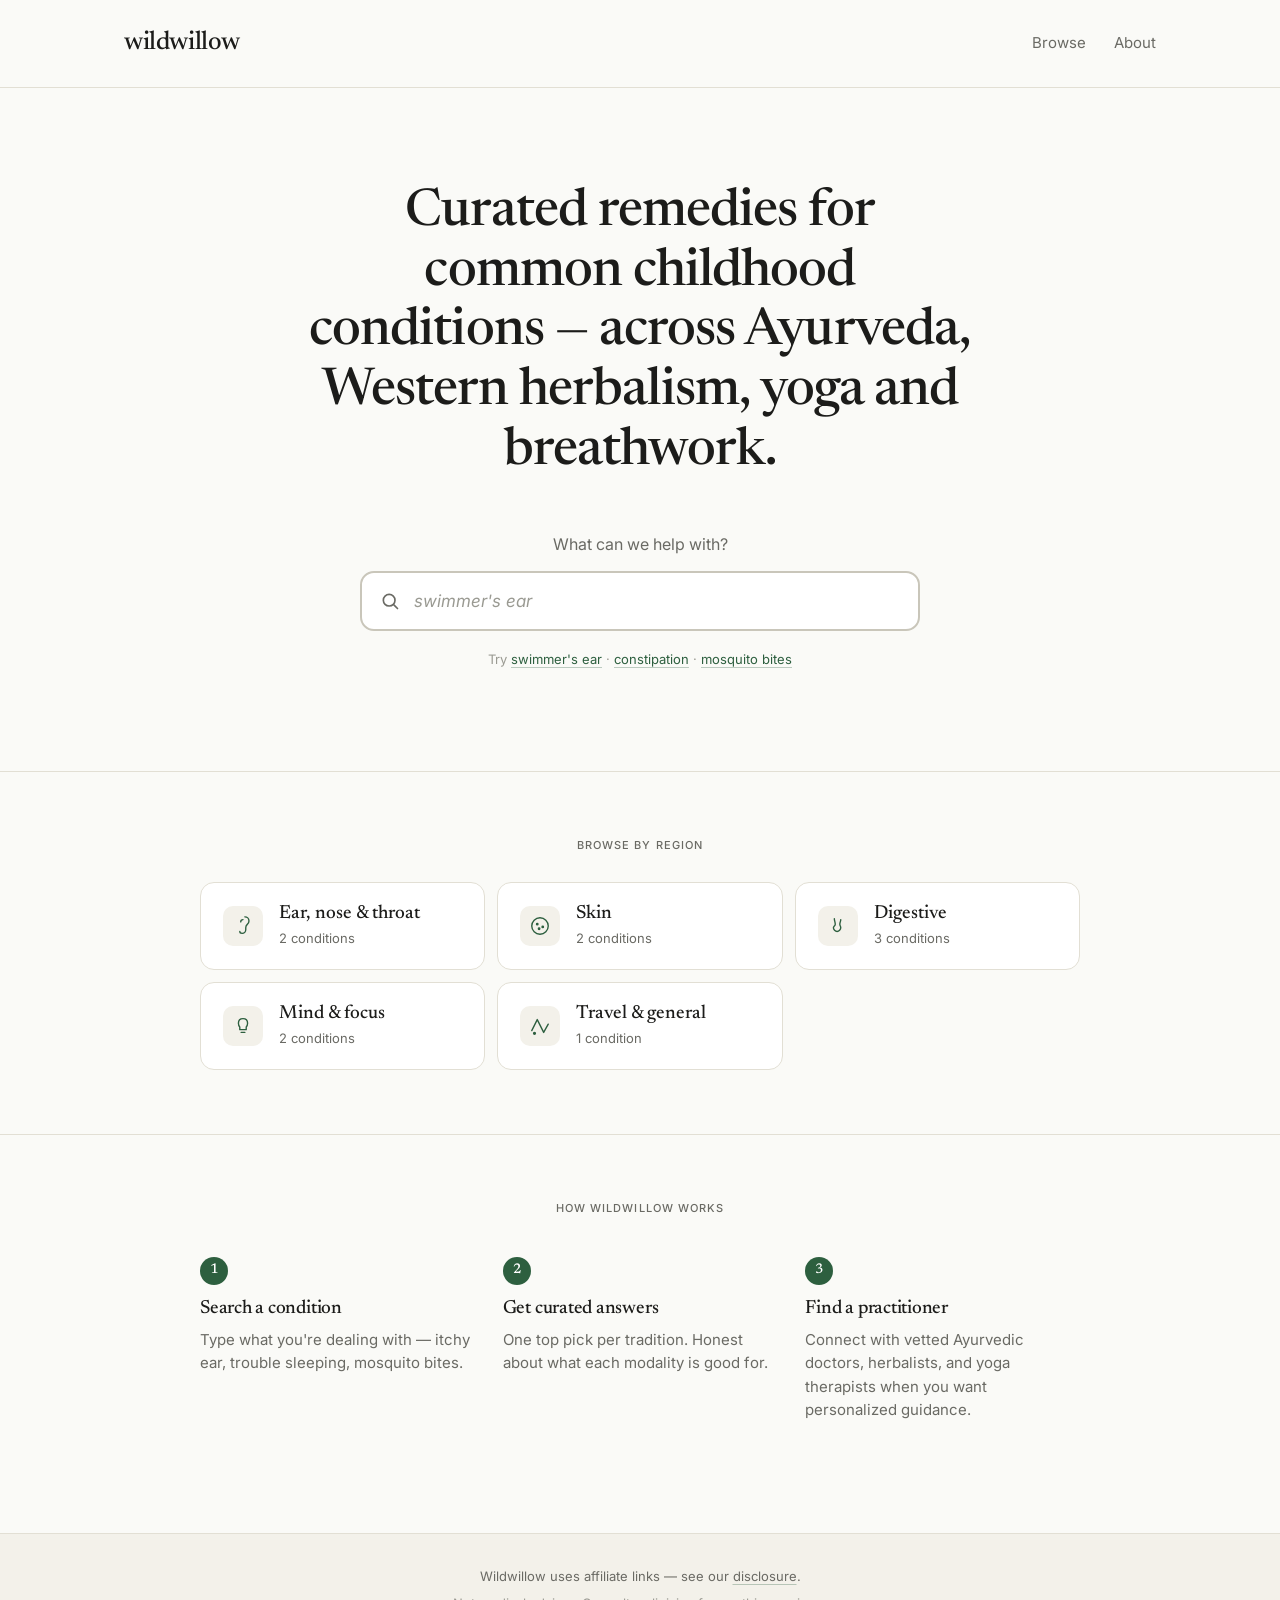
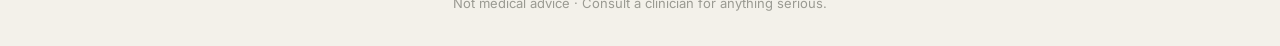
<file: index.html>
<!DOCTYPE html>
<html lang="en">
<head>
  <meta charset="UTF-8">
  <meta name="viewport" content="width=device-width, initial-scale=1.0">
  <title>wildwillow — traditional &amp; integrative remedies for kids</title>
  <meta name="description" content="Curated remedies for common childhood conditions, across Ayurveda, Western herbalism, yoga and breathwork.">
  <link rel="preconnect" href="https://fonts.googleapis.com">
  <link rel="preconnect" href="https://fonts.gstatic.com" crossorigin>
  <link href="https://fonts.googleapis.com/css2?family=Newsreader:opsz,wght@6..72,400;6..72,500;6..72,600&family=Inter:wght@400;500;600&display=swap" rel="stylesheet">
  <link rel="stylesheet" href="styles.css">
</head>
<body>

  <header class="site-header">
    <div class="container header-inner">
      <a href="index.html" class="logo">wildwillow</a>
      <nav class="site-nav">
        <a href="index.html">Browse</a>
        <a href="#">About</a>
      </nav>
    </div>
  </header>

  <main class="landing">

    <section class="hero">
      <div class="container hero-inner">
        <h1 class="hero-headline">Curated remedies for common childhood conditions — across Ayurveda, Western herbalism, yoga and breathwork.</h1>

        <p class="search-prompt">What can we help with?</p>

        <div class="search-wrapper">
          <div class="search-input-wrap">
            <svg class="search-icon" viewBox="0 0 24 24" fill="none" stroke="currentColor" stroke-width="2" stroke-linecap="round" stroke-linejoin="round" aria-hidden="true">
              <circle cx="11" cy="11" r="7"/>
              <line x1="21" y1="21" x2="16.65" y2="16.65"/>
            </svg>
            <input type="text" id="search-input" placeholder="swimmer's ear" autocomplete="off" aria-label="Search conditions">
          </div>
          <div class="search-results" id="search-results" hidden></div>
        </div>

        <p class="search-hint">Try <button class="hint-link" onclick="quickSearch('swimmer&apos;s ear')">swimmer's ear</button> · <button class="hint-link" onclick="quickSearch('constipation')">constipation</button> · <button class="hint-link" onclick="quickSearch('mosquito bites')">mosquito bites</button></p>
      </div>
    </section>

    <section class="regions">
      <div class="container">
        <p class="section-label">Browse by region</p>
        <div class="region-grid">

          <a href="#" class="region-tile" data-region="ent">
            <div class="region-icon" aria-hidden="true">
              <svg viewBox="0 0 24 24" fill="none" stroke="currentColor" stroke-width="1.5" stroke-linecap="round" stroke-linejoin="round">
                <path d="M14 2c2.5 0 4.5 2 4.5 4.5 0 1.5-.7 2.8-1.8 3.7-1.2 1-1.7 2.3-1.7 3.8v2c0 2-1.6 4-4 4-1.5 0-2.5-1-2.5-2"/>
                <path d="M9.5 7.5c0-1.5 1-2.5 2.5-2.5"/>
              </svg>
            </div>
            <div class="region-text">
              <span class="region-name">Ear, nose &amp; throat</span>
              <span class="region-count">2 conditions</span>
            </div>
          </a>

          <a href="#" class="region-tile" data-region="skin">
            <div class="region-icon" aria-hidden="true">
              <svg viewBox="0 0 24 24" fill="none" stroke="currentColor" stroke-width="1.5" stroke-linecap="round" stroke-linejoin="round">
                <circle cx="12" cy="12" r="9"/>
                <circle cx="9" cy="10" r="0.8" fill="currentColor"/>
                <circle cx="15" cy="13" r="0.8" fill="currentColor"/>
                <circle cx="11" cy="15" r="0.8" fill="currentColor"/>
              </svg>
            </div>
            <div class="region-text">
              <span class="region-name">Skin</span>
              <span class="region-count">2 conditions</span>
            </div>
          </a>

          <a href="#" class="region-tile" data-region="digestive">
            <div class="region-icon" aria-hidden="true">
              <svg viewBox="0 0 24 24" fill="none" stroke="currentColor" stroke-width="1.5" stroke-linecap="round" stroke-linejoin="round">
                <path d="M8 4c0 2 1 4 1 6s-2 2-2 4 2 4 4 4 4-2 4-4-1-2-1-4 1-3 1-5"/>
              </svg>
            </div>
            <div class="region-text">
              <span class="region-name">Digestive</span>
              <span class="region-count">3 conditions</span>
            </div>
          </a>

          <a href="#" class="region-tile" data-region="mind">
            <div class="region-icon" aria-hidden="true">
              <svg viewBox="0 0 24 24" fill="none" stroke="currentColor" stroke-width="1.5" stroke-linecap="round" stroke-linejoin="round">
                <path d="M12 4c-3 0-5 2-5 5 0 1.5.5 3 1.5 4v3h7v-3c1-1 1.5-2.5 1.5-4 0-3-2-5-5-5z"/>
                <line x1="10" y1="19" x2="14" y2="19"/>
              </svg>
            </div>
            <div class="region-text">
              <span class="region-name">Mind &amp; focus</span>
              <span class="region-count">2 conditions</span>
            </div>
          </a>

          <a href="#" class="region-tile" data-region="travel">
            <div class="region-icon" aria-hidden="true">
              <svg viewBox="0 0 24 24" fill="none" stroke="currentColor" stroke-width="1.5" stroke-linecap="round" stroke-linejoin="round">
                <path d="M3 17l6-12 7 14 5-9"/>
                <circle cx="6" cy="20" r="1" fill="currentColor"/>
              </svg>
            </div>
            <div class="region-text">
              <span class="region-name">Travel &amp; general</span>
              <span class="region-count">1 condition</span>
            </div>
          </a>

        </div>
      </div>
    </section>

    <section class="how-it-works">
      <div class="container">
        <p class="section-label">How wildwillow works</p>
        <div class="hiw-grid">
          <div class="hiw-block">
            <span class="hiw-num">1</span>
            <h3>Search a condition</h3>
            <p>Type what you're dealing with — itchy ear, trouble sleeping, mosquito bites.</p>
          </div>
          <div class="hiw-block">
            <span class="hiw-num">2</span>
            <h3>Get curated answers</h3>
            <p>One top pick per tradition. Honest about what each modality is good for.</p>
          </div>
          <div class="hiw-block">
            <span class="hiw-num">3</span>
            <h3>Find a practitioner</h3>
            <p>Connect with vetted Ayurvedic doctors, herbalists, and yoga therapists when you want personalized guidance.</p>
          </div>
        </div>
      </div>
    </section>

  </main>

  <footer class="site-footer">
    <div class="container">
      <p>Wildwillow uses affiliate links — see our <a href="#">disclosure</a>.</p>
      <p class="footer-meta">Not medical advice · Consult a clinician for anything serious.</p>
    </div>
  </footer>

  <script>
    const conditions = [
      { name: "Swimmer's ear", slug: "swimmers-ear", region: "Ear, nose & throat", available: true },
      { name: "Seasonal allergies", slug: "seasonal-allergies", region: "Ear, nose & throat", available: false },
      { name: "Mosquito bites", slug: "mosquito-bites", region: "Skin", available: false },
      { name: "Minor cuts, scrapes & bruises", slug: "minor-cuts-scrapes-bruises", region: "Skin", available: false },
      { name: "Constipation", slug: "constipation", region: "Digestive", available: false },
      { name: "Diarrhea", slug: "diarrhea", region: "Digestive", available: false },
      { name: "Food poisoning", slug: "food-poisoning", region: "Digestive", available: false },
      { name: "Brain fog", slug: "brain-fog", region: "Mind & focus", available: true },
      { name: "Mental fatigue", slug: "mental-fatigue", region: "Mind & focus", available: false },
      { name: "Travel sickness", slug: "travel-sickness", region: "Travel & general", available: false }
    ];

    const input = document.getElementById('search-input');
    const results = document.getElementById('search-results');

    function renderResults(query) {
      const q = query.toLowerCase().trim();
      if (q.length < 1) {
        results.hidden = true;
        return;
      }

      const matches = conditions
        .filter(c =>
          c.name.toLowerCase().includes(q) ||
          c.region.toLowerCase().includes(q)
        )
        .sort((a, b) => {
          if (a.available !== b.available) return a.available ? -1 : 1;
          return 0;
        })
        .slice(0, 6);

      if (matches.length === 0) {
        results.innerHTML = '<div class="result-empty">No conditions found. Try a different search.</div>';
        results.hidden = false;
        return;
      }

      results.innerHTML = matches.map(c => {
        const href = c.available ? c.slug + '.html' : '#';
        const status = c.available
          ? '<span class="result-status result-status-available">View</span>'
          : '<span class="result-status">Coming soon</span>';
        const cls = c.available ? 'result-item' : 'result-item result-disabled';
        const click = c.available ? '' : 'onclick="event.preventDefault()"';

        return `
          <a href="${href}" class="${cls}" ${click}>
            <div class="result-text">
              <div class="result-name">${escapeHtml(c.name)}</div>
              <div class="result-region">${escapeHtml(c.region)}</div>
            </div>
            ${status}
          </a>
        `;
      }).join('');

      results.hidden = false;
    }

    function escapeHtml(str) {
      const div = document.createElement('div');
      div.textContent = str;
      return div.innerHTML;
    }

    input.addEventListener('input', e => renderResults(e.target.value));
    input.addEventListener('focus', e => { if (e.target.value) renderResults(e.target.value); });

    document.addEventListener('click', e => {
      if (!e.target.closest('.search-wrapper')) {
        results.hidden = true;
      }
    });

    input.addEventListener('keydown', e => {
      if (e.key === 'Enter') {
        e.preventDefault();
        const q = input.value.toLowerCase().trim();
        const top = conditions.find(c =>
          c.available && (c.name.toLowerCase().includes(q) || c.region.toLowerCase().includes(q))
        );
        if (top) {
          window.location.href = top.slug + '.html';
        }
      }
      if (e.key === 'Escape') {
        results.hidden = true;
        input.blur();
      }
    });

    function quickSearch(term) {
      input.value = term;
      input.focus();
      renderResults(term);
    }

    const placeholders = ["swimmer's ear", "mosquito bites", "constipation", "mental fatigue", "travel sickness"];
    let placeholderIndex = 0;
    setInterval(() => {
      if (document.activeElement === input || input.value) return;
      placeholderIndex = (placeholderIndex + 1) % placeholders.length;
      input.placeholder = placeholders[placeholderIndex];
    }, 2200);
  </script>

</body>
</html>
</file>
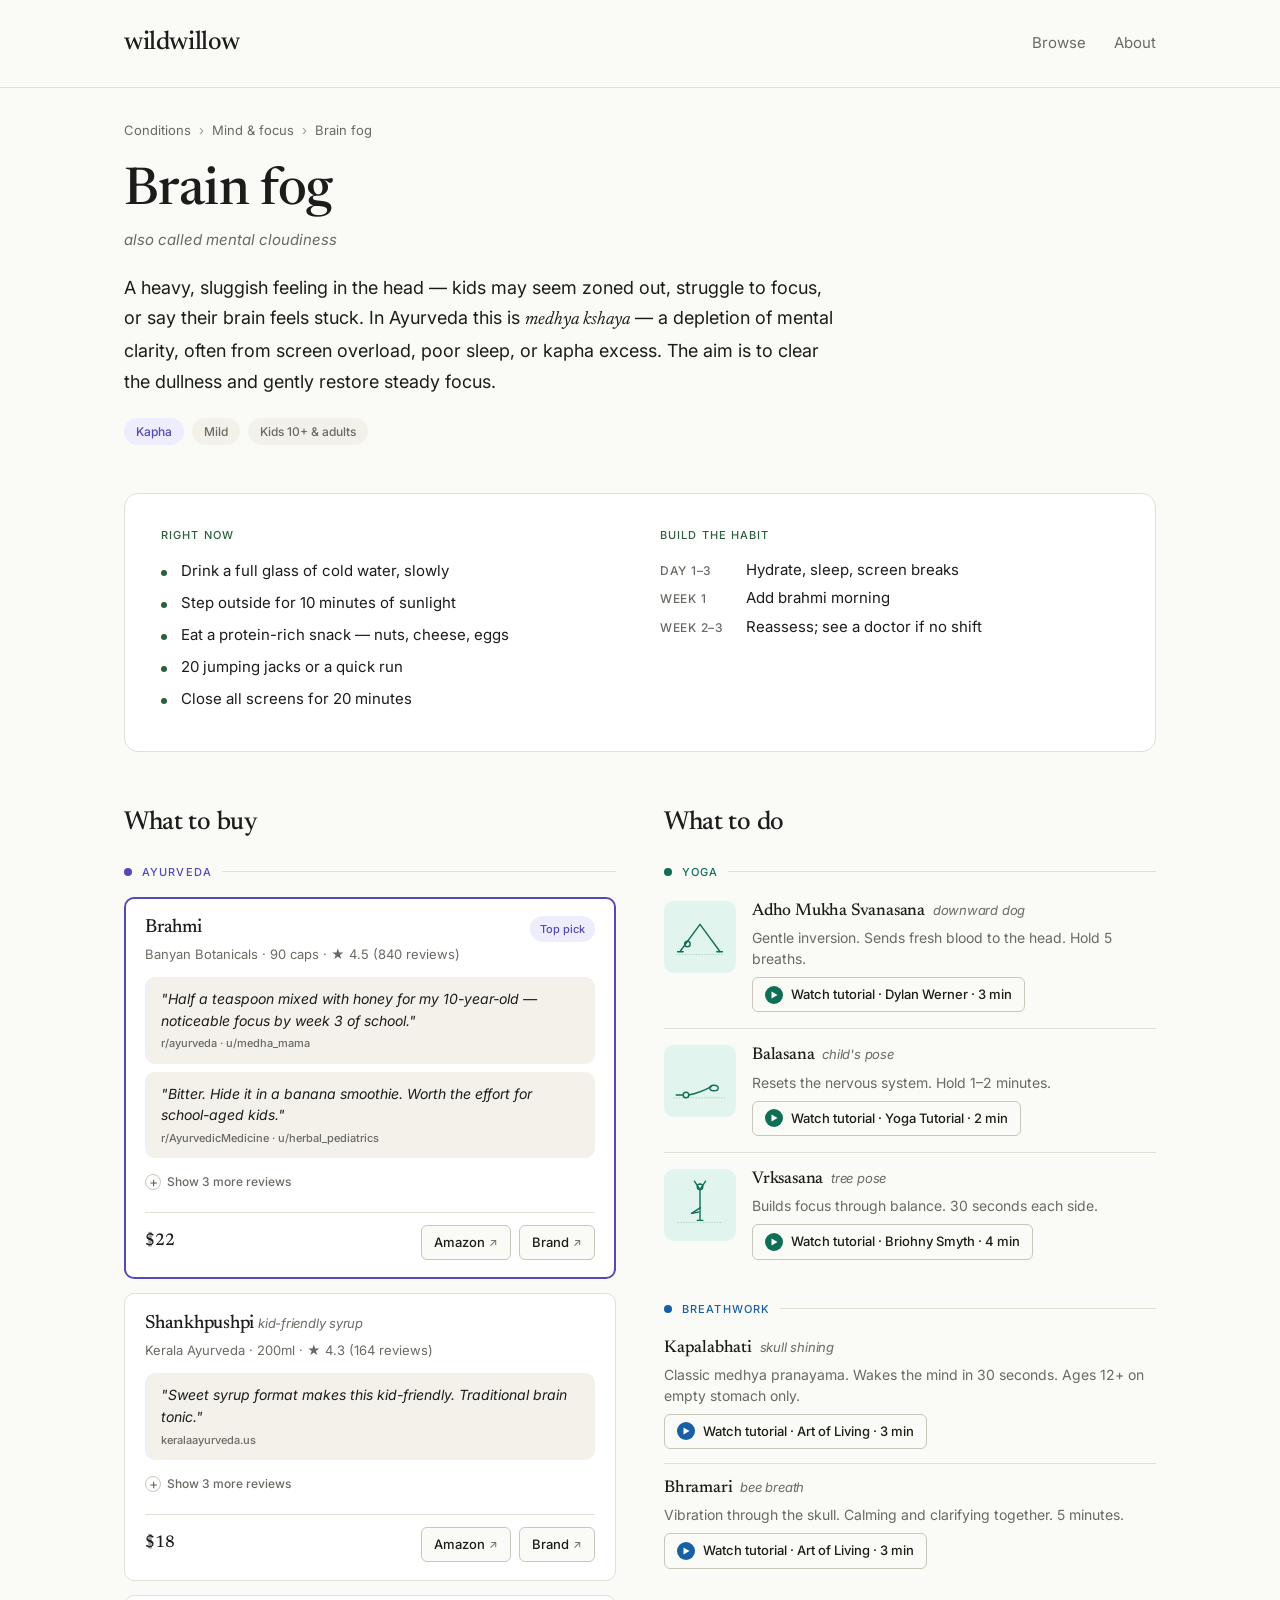
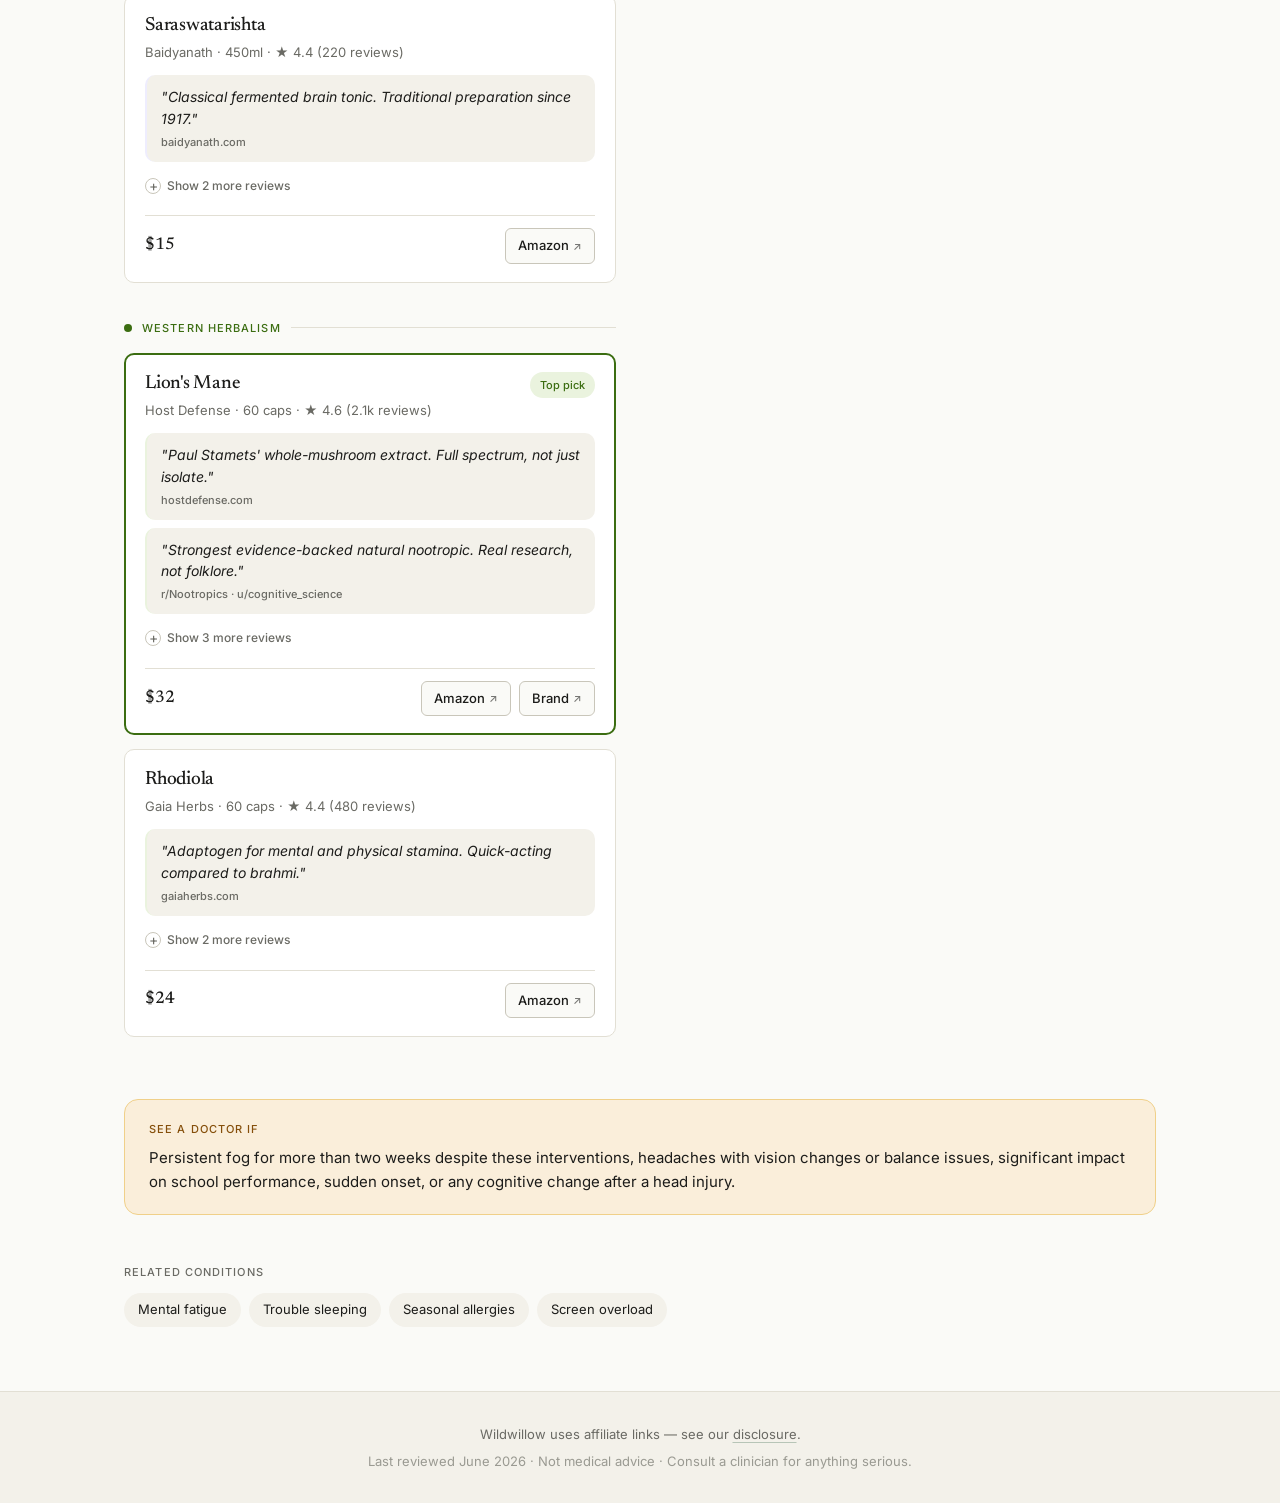
<file: brain-fog.html>
<!DOCTYPE html>
<html lang="en">
<head>
  <meta charset="UTF-8">
  <meta name="viewport" content="width=device-width, initial-scale=1.0">
  <title>Brain fog — wildwillow</title>
  <meta name="description" content="Natural and integrative remedies for brain fog in children — ayurveda, western herbalism, yoga and breathwork.">
  <link rel="preconnect" href="https://fonts.googleapis.com">
  <link rel="preconnect" href="https://fonts.gstatic.com" crossorigin>
  <link href="https://fonts.googleapis.com/css2?family=Newsreader:opsz,wght@6..72,400;6..72,500;6..72,600&family=Inter:wght@400;500;600&display=swap" rel="stylesheet">
  <link rel="stylesheet" href="styles.css">
</head>
<body>

  <header class="site-header">
    <div class="container header-inner">
      <a href="index.html" class="logo">wildwillow</a>
      <nav class="site-nav">
        <a href="index.html">Browse</a>
        <a href="#">About</a>
      </nav>
    </div>
  </header>

  <main class="container">

    <nav class="breadcrumb" aria-label="Breadcrumb">
      <a href="index.html">Conditions</a>
      <span class="sep">›</span>
      <a href="#">Mind &amp; focus</a>
      <span class="sep">›</span>
      <span aria-current="page">Brain fog</span>
    </nav>

    <header class="condition-header">
      <h1>Brain fog</h1>
      <p class="also-known-as">also called mental cloudiness</p>
      <p class="description">
        A heavy, sluggish feeling in the head — kids may seem zoned out, struggle to focus, or say their brain feels stuck. In Ayurveda this is <em>medhya kshaya</em> — a depletion of mental clarity, often from screen overload, poor sleep, or kapha excess. The aim is to clear the dullness and gently restore steady focus.
      </p>
      <div class="tags">
        <span class="tag tag-dosha">Kapha</span>
        <span class="tag">Mild</span>
        <span class="tag">Kids 10+ &amp; adults</span>
      </div>
    </header>

    <div class="prelude-grid">
      <section class="prelude-block">
        <p class="section-label">Right now</p>
        <ul class="bullet-list">
          <li>Drink a full glass of cold water, slowly</li>
          <li>Step outside for 10 minutes of sunlight</li>
          <li>Eat a protein-rich snack — nuts, cheese, eggs</li>
          <li>20 jumping jacks or a quick run</li>
          <li>Close all screens for 20 minutes</li>
        </ul>
      </section>
      <section class="prelude-block">
        <p class="section-label">Build the habit</p>
        <ol class="timeline">
          <li><span class="day">Day 1–3</span><span class="event">Hydrate, sleep, screen breaks</span></li>
          <li><span class="day">Week 1</span><span class="event">Add brahmi morning</span></li>
          <li><span class="day">Week 2–3</span><span class="event">Reassess; see a doctor if no shift</span></li>
        </ol>
      </section>
    </div>

    <div class="results-grid">

      <section class="column">
        <h2 class="column-title">What to buy</h2>

        <div class="modality" data-modality="ayurveda">
          <header class="modality-header">
            <span class="modality-dot"></span>
            <span class="modality-name">Ayurveda</span>
            <span class="modality-rule"></span>
          </header>

          <article class="product top-pick">
            <header class="product-header">
              <div>
                <h3>Brahmi</h3>
                <p class="product-meta">Banyan Botanicals · 90 caps · ★ 4.5 (840 reviews)</p>
              </div>
              <span class="pill pill-top">Top pick</span>
            </header>

            <div class="reviews">
              <blockquote class="review">
                <p>"Half a teaspoon mixed with honey for my 10-year-old — noticeable focus by week 3 of school."</p>
                <cite>r/ayurveda · u/medha_mama</cite>
              </blockquote>
              <blockquote class="review">
                <p>"Bitter. Hide it in a banana smoothie. Worth the effort for school-aged kids."</p>
                <cite>r/AyurvedicMedicine · u/herbal_pediatrics</cite>
              </blockquote>
              <details class="more-reviews">
                <summary>Show 3 more reviews</summary>
                <blockquote class="review">
                  <p>"Slow-acting traditional medhya rasayana. Built for sustained use, not crisis."</p>
                  <cite>banyanbotanicals.com</cite>
                </blockquote>
                <blockquote class="review">
                  <p>"Better than caffeine for my teen's afternoon slump. Doesn't disrupt sleep."</p>
                  <cite>r/Parenting · u/no_more_redbull</cite>
                </blockquote>
                <blockquote class="review">
                  <p>"Took about 10 days to see results in screen-heavy kids. Worth the patience."</p>
                  <cite>r/ayurveda · u/screen_break_mom</cite>
                </blockquote>
              </details>
            </div>

            <footer class="product-footer">
              <span class="price">$22</span>
              <div class="cta-row">
                <a class="cta" href="https://www.amazon.com/s?k=brahmi+banyan+botanicals" target="_blank" rel="noopener">Amazon <span class="arrow">↗</span></a>
                <a class="cta" href="https://www.banyanbotanicals.com" target="_blank" rel="noopener">Brand <span class="arrow">↗</span></a>
              </div>
            </footer>
          </article>

          <article class="product">
            <header class="product-header">
              <div>
                <h3>Shankhpushpi <span class="qualifier">kid-friendly syrup</span></h3>
                <p class="product-meta">Kerala Ayurveda · 200ml · ★ 4.3 (164 reviews)</p>
              </div>
            </header>

            <div class="reviews">
              <blockquote class="review">
                <p>"Sweet syrup format makes this kid-friendly. Traditional brain tonic."</p>
                <cite>keralaayurveda.us</cite>
              </blockquote>
              <details class="more-reviews">
                <summary>Show 3 more reviews</summary>
                <blockquote class="review">
                  <p>"Less bitter than brahmi. Same medhya category. Good gateway formula for kids."</p>
                  <cite>r/ayurveda · u/dosha_dad</cite>
                </blockquote>
                <blockquote class="review">
                  <p>"My 12-year-old says she feels less foggy in math class. Took about 3 weeks."</p>
                  <cite>Amazon · verified buyer</cite>
                </blockquote>
                <blockquote class="review">
                  <p>"Often paired with brahmi — together stronger than either alone."</p>
                  <cite>r/AyurvedicMedicine · u/sanskrit_student</cite>
                </blockquote>
              </details>
            </div>

            <footer class="product-footer">
              <span class="price">$18</span>
              <div class="cta-row">
                <a class="cta" href="https://www.amazon.com/s?k=shankhpushpi+syrup" target="_blank" rel="noopener">Amazon <span class="arrow">↗</span></a>
                <a class="cta" href="https://keralaayurveda.us" target="_blank" rel="noopener">Brand <span class="arrow">↗</span></a>
              </div>
            </footer>
          </article>

          <article class="product">
            <header class="product-header">
              <div>
                <h3>Saraswatarishta</h3>
                <p class="product-meta">Baidyanath · 450ml · ★ 4.4 (220 reviews)</p>
              </div>
            </header>

            <div class="reviews">
              <blockquote class="review">
                <p>"Classical fermented brain tonic. Traditional preparation since 1917."</p>
                <cite>baidyanath.com</cite>
              </blockquote>
              <details class="more-reviews">
                <summary>Show 2 more reviews</summary>
                <blockquote class="review">
                  <p>"The arishta format makes herbs more bioavailable. 1 tsp diluted in water for kids."</p>
                  <cite>r/ayurveda · u/traditional_practice</cite>
                </blockquote>
                <blockquote class="review">
                  <p>"Worked for my son's attention issues. Slow but real. About a month to notice."</p>
                  <cite>Amazon · verified buyer</cite>
                </blockquote>
              </details>
            </div>

            <footer class="product-footer">
              <span class="price">$15</span>
              <div class="cta-row">
                <a class="cta" href="https://www.amazon.com/s?k=saraswatarishta+baidyanath" target="_blank" rel="noopener">Amazon <span class="arrow">↗</span></a>
              </div>
            </footer>
          </article>
        </div>

        <div class="modality" data-modality="herbalism">
          <header class="modality-header">
            <span class="modality-dot"></span>
            <span class="modality-name">Western herbalism</span>
            <span class="modality-rule"></span>
          </header>

          <article class="product top-pick">
            <header class="product-header">
              <div>
                <h3>Lion's Mane</h3>
                <p class="product-meta">Host Defense · 60 caps · ★ 4.6 (2.1k reviews)</p>
              </div>
              <span class="pill pill-top">Top pick</span>
            </header>

            <div class="reviews">
              <blockquote class="review">
                <p>"Paul Stamets' whole-mushroom extract. Full spectrum, not just isolate."</p>
                <cite>hostdefense.com</cite>
              </blockquote>
              <blockquote class="review">
                <p>"Strongest evidence-backed natural nootropic. Real research, not folklore."</p>
                <cite>r/Nootropics · u/cognitive_science</cite>
              </blockquote>
              <details class="more-reviews">
                <summary>Show 3 more reviews</summary>
                <blockquote class="review">
                  <p>"Mushroom growers' favorite for nerve regeneration. Multiple studies behind it."</p>
                  <cite>r/herbalism · u/myco_practice</cite>
                </blockquote>
                <blockquote class="review">
                  <p>"My 14-year-old uses it during exam weeks. Subtle but consistent effect."</p>
                  <cite>r/Parenting · u/teen_parent</cite>
                </blockquote>
                <blockquote class="review">
                  <p>"Capsules are large. Smell is mild. Good for ages 10+ who can swallow pills."</p>
                  <cite>Amazon · verified buyer</cite>
                </blockquote>
              </details>
            </div>

            <footer class="product-footer">
              <span class="price">$32</span>
              <div class="cta-row">
                <a class="cta" href="https://www.amazon.com/s?k=lions+mane+host+defense" target="_blank" rel="noopener">Amazon <span class="arrow">↗</span></a>
                <a class="cta" href="https://hostdefense.com" target="_blank" rel="noopener">Brand <span class="arrow">↗</span></a>
              </div>
            </footer>
          </article>

          <article class="product">
            <header class="product-header">
              <div>
                <h3>Rhodiola</h3>
                <p class="product-meta">Gaia Herbs · 60 caps · ★ 4.4 (480 reviews)</p>
              </div>
            </header>

            <div class="reviews">
              <blockquote class="review">
                <p>"Adaptogen for mental and physical stamina. Quick-acting compared to brahmi."</p>
                <cite>gaiaherbs.com</cite>
              </blockquote>
              <details class="more-reviews">
                <summary>Show 2 more reviews</summary>
                <blockquote class="review">
                  <p>"Russian medicine staple. Acute mental fatigue, especially with stress."</p>
                  <cite>r/herbalism · u/adaptogen_user</cite>
                </blockquote>
                <blockquote class="review">
                  <p>"Worked within days for my teen's post-school crash. Best for ages 12+."</p>
                  <cite>Amazon · verified buyer</cite>
                </blockquote>
              </details>
            </div>

            <footer class="product-footer">
              <span class="price">$24</span>
              <div class="cta-row">
                <a class="cta" href="https://www.amazon.com/s?k=rhodiola+gaia+herbs" target="_blank" rel="noopener">Amazon <span class="arrow">↗</span></a>
              </div>
            </footer>
          </article>
        </div>
      </section>

      <section class="column">
        <h2 class="column-title">What to do</h2>

        <div class="modality" data-modality="yoga">
          <header class="modality-header">
            <span class="modality-dot"></span>
            <span class="modality-name">Yoga</span>
            <span class="modality-rule"></span>
          </header>

          <ul class="practices practices-yoga">
            <li>
              <div class="pose-illustration">
                <svg viewBox="0 0 80 80" aria-hidden="true">
                  <path d="M 12 60 L 40 22" fill="none" stroke="currentColor" stroke-width="2" stroke-linecap="round"/>
                  <path d="M 40 22 L 68 60" fill="none" stroke="currentColor" stroke-width="2" stroke-linecap="round"/>
                  <circle cx="22" cy="50" r="4" fill="none" stroke="currentColor" stroke-width="2"/>
                  <line x1="8" y1="61" x2="16" y2="61" stroke="currentColor" stroke-width="2" stroke-linecap="round"/>
                  <line x1="64" y1="61" x2="72" y2="61" stroke="currentColor" stroke-width="2" stroke-linecap="round"/>
                  <line x1="6" y1="65" x2="74" y2="65" stroke="currentColor" stroke-width="1" stroke-dasharray="2 2" opacity="0.35"/>
                </svg>
              </div>
              <div class="practice-text">
                <h3>Adho Mukha Svanasana <span class="english">downward dog</span></h3>
                <p>Gentle inversion. Sends fresh blood to the head. Hold 5 breaths.</p>
                <a class="video-link" href="https://www.youtube.com/watch?v=EC7RGJ975iM" target="_blank" rel="noopener">
                  <span class="play-icon" aria-hidden="true">
                    <svg viewBox="0 0 20 20"><path d="M5 3 L17 10 L5 17 Z" fill="currentColor"/></svg>
                  </span>
                  <span>Watch tutorial · Dylan Werner · 3 min</span>
                </a>
              </div>
            </li>

            <li>
              <div class="pose-illustration">
                <svg viewBox="0 0 80 80" aria-hidden="true">
                  <ellipse cx="60" cy="50" rx="6" ry="4" fill="none" stroke="currentColor" stroke-width="2"/>
                  <path d="M 56 48 Q 42 56 24 60" fill="none" stroke="currentColor" stroke-width="2" stroke-linecap="round"/>
                  <circle cx="20" cy="60" r="4" fill="none" stroke="currentColor" stroke-width="2"/>
                  <line x1="16" y1="60" x2="6" y2="60" stroke="currentColor" stroke-width="2" stroke-linecap="round"/>
                  <line x1="2" y1="64" x2="78" y2="64" stroke="currentColor" stroke-width="1" stroke-dasharray="2 2" opacity="0.35"/>
                </svg>
              </div>
              <div class="practice-text">
                <h3>Balasana <span class="english">child's pose</span></h3>
                <p>Resets the nervous system. Hold 1–2 minutes.</p>
                <a class="video-link" href="https://www.youtube.com/watch?v=fzM3uSrr4-g" target="_blank" rel="noopener">
                  <span class="play-icon" aria-hidden="true">
                    <svg viewBox="0 0 20 20"><path d="M5 3 L17 10 L5 17 Z" fill="currentColor"/></svg>
                  </span>
                  <span>Watch tutorial · Yoga Tutorial · 2 min</span>
                </a>
              </div>
            </li>

            <li>
              <div class="pose-illustration">
                <svg viewBox="0 0 80 80" aria-hidden="true">
                  <circle cx="40" cy="14" r="4" fill="none" stroke="currentColor" stroke-width="2"/>
                  <line x1="40" y1="18" x2="32" y2="6" stroke="currentColor" stroke-width="2" stroke-linecap="round"/>
                  <line x1="40" y1="18" x2="48" y2="6" stroke="currentColor" stroke-width="2" stroke-linecap="round"/>
                  <line x1="40" y1="18" x2="40" y2="44" stroke="currentColor" stroke-width="2" stroke-linecap="round"/>
                  <line x1="40" y1="44" x2="40" y2="62" stroke="currentColor" stroke-width="2" stroke-linecap="round"/>
                  <line x1="40" y1="44" x2="28" y2="52" stroke="currentColor" stroke-width="2" stroke-linecap="round"/>
                  <line x1="28" y1="52" x2="38" y2="50" stroke="currentColor" stroke-width="2" stroke-linecap="round"/>
                  <line x1="36" y1="62" x2="44" y2="62" stroke="currentColor" stroke-width="2" stroke-linecap="round"/>
                  <line x1="8" y1="65" x2="72" y2="65" stroke="currentColor" stroke-width="1" stroke-dasharray="2 2" opacity="0.35"/>
                </svg>
              </div>
              <div class="practice-text">
                <h3>Vrksasana <span class="english">tree pose</span></h3>
                <p>Builds focus through balance. 30 seconds each side.</p>
                <a class="video-link" href="https://www.youtube.com/watch?v=Fr5kiIygm0c" target="_blank" rel="noopener">
                  <span class="play-icon" aria-hidden="true">
                    <svg viewBox="0 0 20 20"><path d="M5 3 L17 10 L5 17 Z" fill="currentColor"/></svg>
                  </span>
                  <span>Watch tutorial · Briohny Smyth · 4 min</span>
                </a>
              </div>
            </li>
          </ul>
        </div>

        <div class="modality" data-modality="breathwork">
          <header class="modality-header">
            <span class="modality-dot"></span>
            <span class="modality-name">Breathwork</span>
            <span class="modality-rule"></span>
          </header>

          <ul class="practices practices-breath">
            <li>
              <div class="practice-text">
                <h3>Kapalabhati <span class="english">skull shining</span></h3>
                <p>Classic medhya pranayama. Wakes the mind in 30 seconds. Ages 12+ on empty stomach only.</p>
                <a class="video-link" href="https://www.youtube.com/watch?v=tKzUhlOetGI" target="_blank" rel="noopener">
                  <span class="play-icon" aria-hidden="true">
                    <svg viewBox="0 0 20 20"><path d="M5 3 L17 10 L5 17 Z" fill="currentColor"/></svg>
                  </span>
                  <span>Watch tutorial · Art of Living · 3 min</span>
                </a>
              </div>
            </li>
            <li>
              <div class="practice-text">
                <h3>Bhramari <span class="english">bee breath</span></h3>
                <p>Vibration through the skull. Calming and clarifying together. 5 minutes.</p>
                <a class="video-link" href="https://www.youtube.com/watch?v=KkurfEQrg94" target="_blank" rel="noopener">
                  <span class="play-icon" aria-hidden="true">
                    <svg viewBox="0 0 20 20"><path d="M5 3 L17 10 L5 17 Z" fill="currentColor"/></svg>
                  </span>
                  <span>Watch tutorial · Art of Living · 3 min</span>
                </a>
              </div>
            </li>
          </ul>
        </div>
      </section>

    </div>

    <aside class="doctor-callout" role="note">
      <p class="callout-label">See a doctor if</p>
      <p>Persistent fog for more than two weeks despite these interventions, headaches with vision changes or balance issues, significant impact on school performance, sudden onset, or any cognitive change after a head injury.</p>
    </aside>

    <section class="related">
      <p class="section-label">Related conditions</p>
      <div class="chips">
        <a href="#" class="chip">Mental fatigue</a>
        <a href="#" class="chip">Trouble sleeping</a>
        <a href="#" class="chip">Seasonal allergies</a>
        <a href="#" class="chip">Screen overload</a>
      </div>
    </section>

  </main>

  <footer class="site-footer">
    <div class="container">
      <p>Wildwillow uses affiliate links — see our <a href="#">disclosure</a>.</p>
      <p class="footer-meta">Last reviewed June 2026 · Not medical advice · Consult a clinician for anything serious.</p>
    </div>
  </footer>

</body>
</html>
</file>
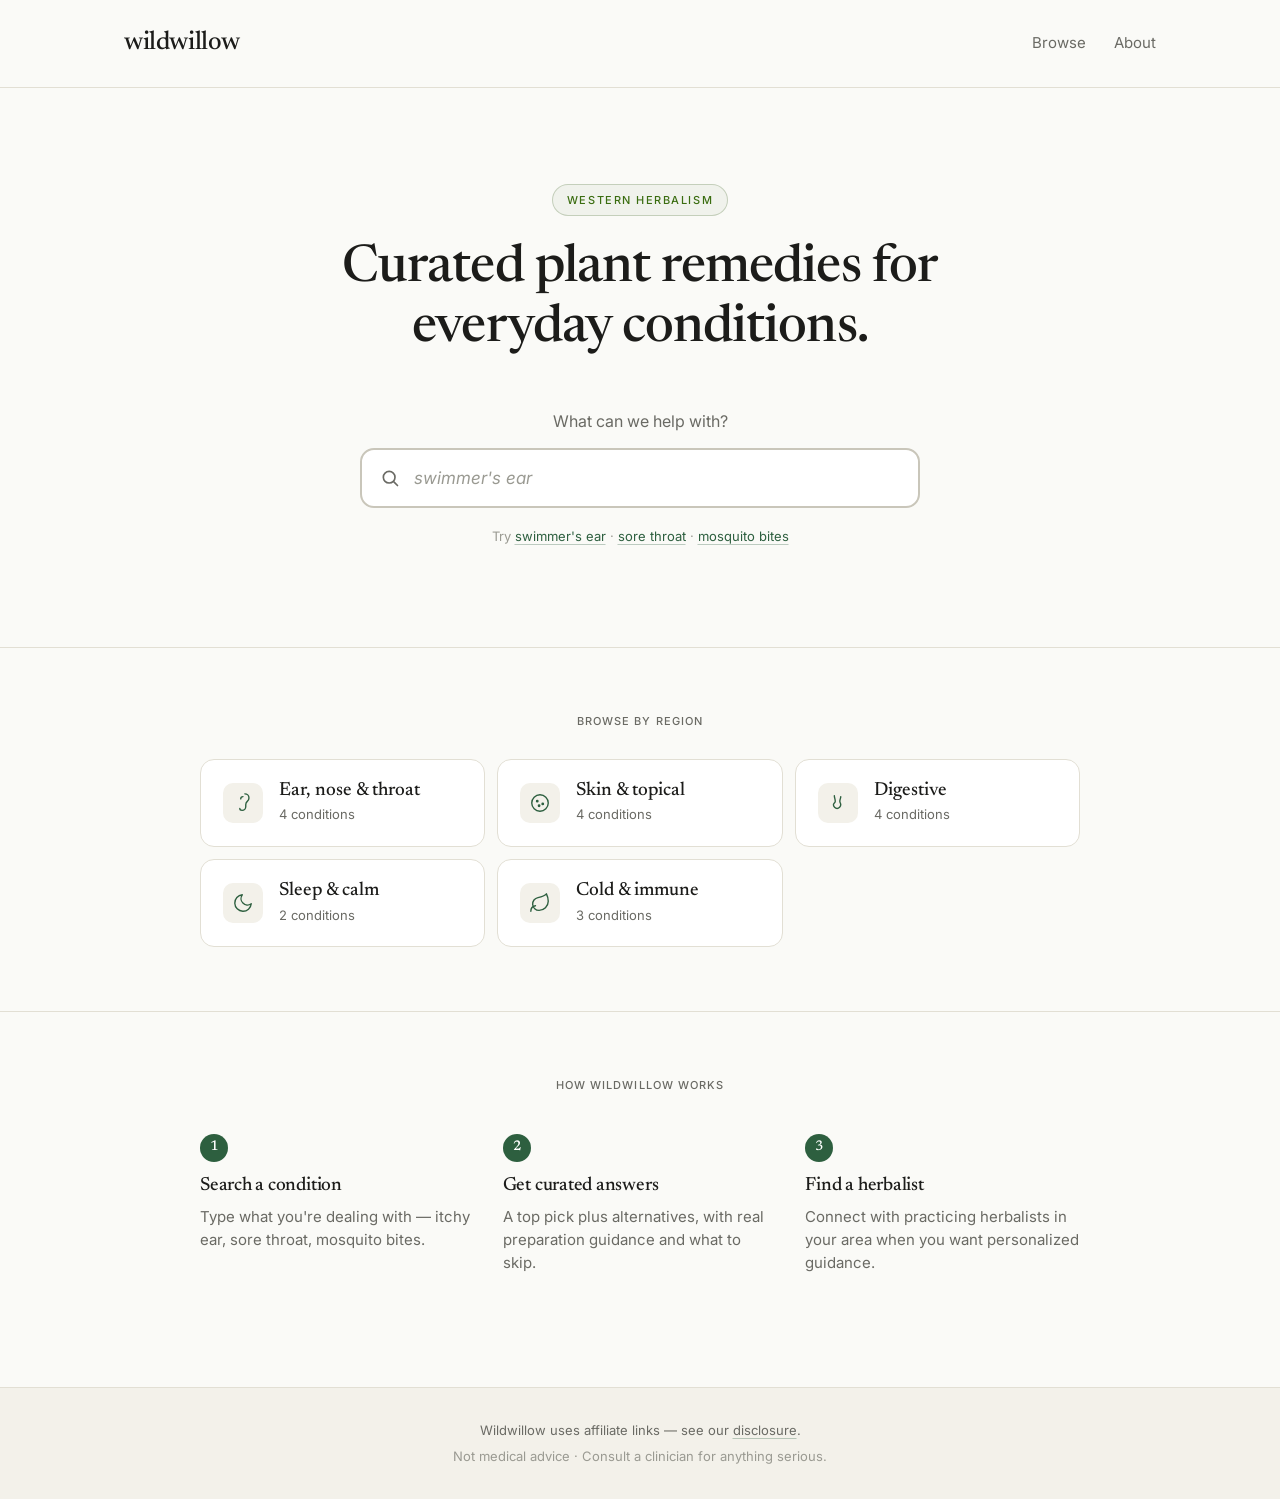
<file: herbalism.html>
<!DOCTYPE html>
<html lang="en">
<head>
  <meta charset="UTF-8">
  <meta name="viewport" content="width=device-width, initial-scale=1.0">
  <title>wildwillow — Western herbalism for everyday conditions</title>
  <meta name="description" content="Curated plant remedies for the conditions you see most. From the Western herbalism tradition.">
  <link rel="preconnect" href="https://fonts.googleapis.com">
  <link rel="preconnect" href="https://fonts.gstatic.com" crossorigin>
  <link href="https://fonts.googleapis.com/css2?family=Newsreader:opsz,wght@6..72,400;6..72,500;6..72,600&family=Inter:wght@400;500;600&display=swap" rel="stylesheet">
  <link rel="stylesheet" href="styles.css">
</head>
<body>

  <header class="site-header">
    <div class="container header-inner">
      <a href="herbalism.html" class="logo">wildwillow</a>
      <nav class="site-nav">
        <a href="herbalism.html">Browse</a>
        <a href="#">About</a>
      </nav>
    </div>
  </header>

  <main class="landing">

    <section class="hero">
      <div class="container hero-inner">
        <p class="hero-eyebrow" data-modality="herbalism">Western herbalism</p>
        <h1 class="hero-headline">Curated plant remedies for everyday conditions.</h1>

        <p class="search-prompt">What can we help with?</p>

        <div class="search-wrapper">
          <div class="search-input-wrap">
            <svg class="search-icon" viewBox="0 0 24 24" fill="none" stroke="currentColor" stroke-width="2" stroke-linecap="round" stroke-linejoin="round" aria-hidden="true">
              <circle cx="11" cy="11" r="7"/>
              <line x1="21" y1="21" x2="16.65" y2="16.65"/>
            </svg>
            <input type="text" id="search-input" placeholder="swimmer's ear" autocomplete="off" aria-label="Search conditions">
          </div>
          <div class="search-results" id="search-results" hidden></div>
        </div>

        <p class="search-hint">Try <button class="hint-link" onclick="quickSearch('swimmer&apos;s ear')">swimmer's ear</button> · <button class="hint-link" onclick="quickSearch('sore throat')">sore throat</button> · <button class="hint-link" onclick="quickSearch('mosquito bites')">mosquito bites</button></p>
      </div>
    </section>

    <section class="regions">
      <div class="container">
        <p class="section-label">Browse by region</p>
        <div class="region-grid">

          <a href="#" class="region-tile" data-region="ent">
            <div class="region-icon" aria-hidden="true">
              <svg viewBox="0 0 24 24" fill="none" stroke="currentColor" stroke-width="1.5" stroke-linecap="round" stroke-linejoin="round">
                <path d="M14 2c2.5 0 4.5 2 4.5 4.5 0 1.5-.7 2.8-1.8 3.7-1.2 1-1.7 2.3-1.7 3.8v2c0 2-1.6 4-4 4-1.5 0-2.5-1-2.5-2"/>
                <path d="M9.5 7.5c0-1.5 1-2.5 2.5-2.5"/>
              </svg>
            </div>
            <div class="region-text">
              <span class="region-name">Ear, nose &amp; throat</span>
              <span class="region-count">4 conditions</span>
            </div>
          </a>

          <a href="#" class="region-tile" data-region="skin">
            <div class="region-icon" aria-hidden="true">
              <svg viewBox="0 0 24 24" fill="none" stroke="currentColor" stroke-width="1.5" stroke-linecap="round" stroke-linejoin="round">
                <circle cx="12" cy="12" r="9"/>
                <circle cx="9" cy="10" r="0.8" fill="currentColor"/>
                <circle cx="15" cy="13" r="0.8" fill="currentColor"/>
                <circle cx="11" cy="15" r="0.8" fill="currentColor"/>
              </svg>
            </div>
            <div class="region-text">
              <span class="region-name">Skin &amp; topical</span>
              <span class="region-count">4 conditions</span>
            </div>
          </a>

          <a href="#" class="region-tile" data-region="digestive">
            <div class="region-icon" aria-hidden="true">
              <svg viewBox="0 0 24 24" fill="none" stroke="currentColor" stroke-width="1.5" stroke-linecap="round" stroke-linejoin="round">
                <path d="M8 4c0 2 1 4 1 6s-2 2-2 4 2 4 4 4 4-2 4-4-1-2-1-4 1-3 1-5"/>
              </svg>
            </div>
            <div class="region-text">
              <span class="region-name">Digestive</span>
              <span class="region-count">4 conditions</span>
            </div>
          </a>

          <a href="#" class="region-tile" data-region="sleep">
            <div class="region-icon" aria-hidden="true">
              <svg viewBox="0 0 24 24" fill="none" stroke="currentColor" stroke-width="1.5" stroke-linecap="round" stroke-linejoin="round">
                <path d="M21 12.79A9 9 0 1 1 11.21 3 7 7 0 0 0 21 12.79z"/>
              </svg>
            </div>
            <div class="region-text">
              <span class="region-name">Sleep &amp; calm</span>
              <span class="region-count">2 conditions</span>
            </div>
          </a>

          <a href="#" class="region-tile" data-region="immune">
            <div class="region-icon" aria-hidden="true">
              <svg viewBox="0 0 24 24" fill="none" stroke="currentColor" stroke-width="1.5" stroke-linecap="round" stroke-linejoin="round">
                <path d="M11 20A7 7 0 0 1 9.8 6.1C15.5 5 17 4.48 19 2c1 2 2 4.18 2 8 0 5.5-4.78 10-10 10z"/>
                <path d="M2 21c0-3 1.85-5.36 5.08-6"/>
              </svg>
            </div>
            <div class="region-text">
              <span class="region-name">Cold &amp; immune</span>
              <span class="region-count">3 conditions</span>
            </div>
          </a>

        </div>
      </div>
    </section>

    <section class="how-it-works">
      <div class="container">
        <p class="section-label">How wildwillow works</p>
        <div class="hiw-grid">
          <div class="hiw-block">
            <span class="hiw-num">1</span>
            <h3>Search a condition</h3>
            <p>Type what you're dealing with — itchy ear, sore throat, mosquito bites.</p>
          </div>
          <div class="hiw-block">
            <span class="hiw-num">2</span>
            <h3>Get curated answers</h3>
            <p>A top pick plus alternatives, with real preparation guidance and what to skip.</p>
          </div>
          <div class="hiw-block">
            <span class="hiw-num">3</span>
            <h3>Find a herbalist</h3>
            <p>Connect with practicing herbalists in your area when you want personalized guidance.</p>
          </div>
        </div>
      </div>
    </section>

  </main>

  <footer class="site-footer">
    <div class="container">
      <p>Wildwillow uses affiliate links — see our <a href="#">disclosure</a>.</p>
      <p class="footer-meta">Not medical advice · Consult a clinician for anything serious.</p>
    </div>
  </footer>

  <script>
    const conditions = [
      { name: "Swimmer's ear", slug: "swimmers-ear-herbalism", region: "Ear, nose & throat", available: true },
      { name: "Sore throat", slug: "sore-throat", region: "Ear, nose & throat", available: false },
      { name: "Cough", slug: "cough", region: "Ear, nose & throat", available: false },
      { name: "Sinus congestion", slug: "sinus-congestion", region: "Ear, nose & throat", available: false },
      { name: "Eczema", slug: "eczema", region: "Skin & topical", available: false },
      { name: "Mosquito bites", slug: "mosquito-bites", region: "Skin & topical", available: false },
      { name: "Cuts & scrapes", slug: "cuts-scrapes", region: "Skin & topical", available: false },
      { name: "Mild burns", slug: "mild-burns", region: "Skin & topical", available: false },
      { name: "Constipation", slug: "constipation", region: "Digestive", available: false },
      { name: "Gas & bloating", slug: "gas-bloating", region: "Digestive", available: false },
      { name: "Nausea", slug: "nausea", region: "Digestive", available: false },
      { name: "Stomach upset", slug: "stomach-upset", region: "Digestive", available: false },
      { name: "Trouble sleeping", slug: "trouble-sleeping", region: "Sleep & calm", available: false },
      { name: "Anxiety & restlessness", slug: "anxiety", region: "Sleep & calm", available: false },
      { name: "Common cold", slug: "common-cold", region: "Cold & immune", available: false },
      { name: "Mild fever", slug: "mild-fever", region: "Cold & immune", available: false },
      { name: "Recurring colds", slug: "recurring-colds", region: "Cold & immune", available: false }
    ];

    const input = document.getElementById('search-input');
    const results = document.getElementById('search-results');

    function renderResults(query) {
      const q = query.toLowerCase().trim();
      if (q.length < 1) {
        results.hidden = true;
        return;
      }

      const matches = conditions
        .filter(c =>
          c.name.toLowerCase().includes(q) ||
          c.region.toLowerCase().includes(q)
        )
        .sort((a, b) => {
          if (a.available !== b.available) return a.available ? -1 : 1;
          return 0;
        })
        .slice(0, 6);

      if (matches.length === 0) {
        results.innerHTML = '<div class="result-empty">No conditions found. Try a different search.</div>';
        results.hidden = false;
        return;
      }

      results.innerHTML = matches.map(c => {
        const href = c.available ? 'conditions/' + c.slug + '.html' : '#';
        const status = c.available
          ? '<span class="result-status result-status-available">View</span>'
          : '<span class="result-status">Coming soon</span>';
        const cls = c.available ? 'result-item' : 'result-item result-disabled';
        const click = c.available ? '' : 'onclick="event.preventDefault()"';

        return `
          <a href="${href}" class="${cls}" ${click}>
            <div class="result-text">
              <div class="result-name">${escapeHtml(c.name)}</div>
              <div class="result-region">${escapeHtml(c.region)}</div>
            </div>
            ${status}
          </a>
        `;
      }).join('');

      results.hidden = false;
    }

    function escapeHtml(str) {
      const div = document.createElement('div');
      div.textContent = str;
      return div.innerHTML;
    }

    input.addEventListener('input', e => renderResults(e.target.value));
    input.addEventListener('focus', e => { if (e.target.value) renderResults(e.target.value); });

    document.addEventListener('click', e => {
      if (!e.target.closest('.search-wrapper')) {
        results.hidden = true;
      }
    });

    input.addEventListener('keydown', e => {
      if (e.key === 'Enter') {
        e.preventDefault();
        const q = input.value.toLowerCase().trim();
        const top = conditions.find(c =>
          c.available && (c.name.toLowerCase().includes(q) || c.region.toLowerCase().includes(q))
        );
        if (top) {
          window.location.href = 'conditions/' + top.slug + '.html';
        }
      }
      if (e.key === 'Escape') {
        results.hidden = true;
        input.blur();
      }
    });

    function quickSearch(term) {
      input.value = term;
      input.focus();
      renderResults(term);
    }

    const placeholders = ["swimmer's ear", "sore throat", "mosquito bites", "trouble sleeping", "common cold"];
    let placeholderIndex = 0;
    setInterval(() => {
      if (document.activeElement === input || input.value) return;
      placeholderIndex = (placeholderIndex + 1) % placeholders.length;
      input.placeholder = placeholders[placeholderIndex];
    }, 2200);
  </script>

</body>
</html>
</file>
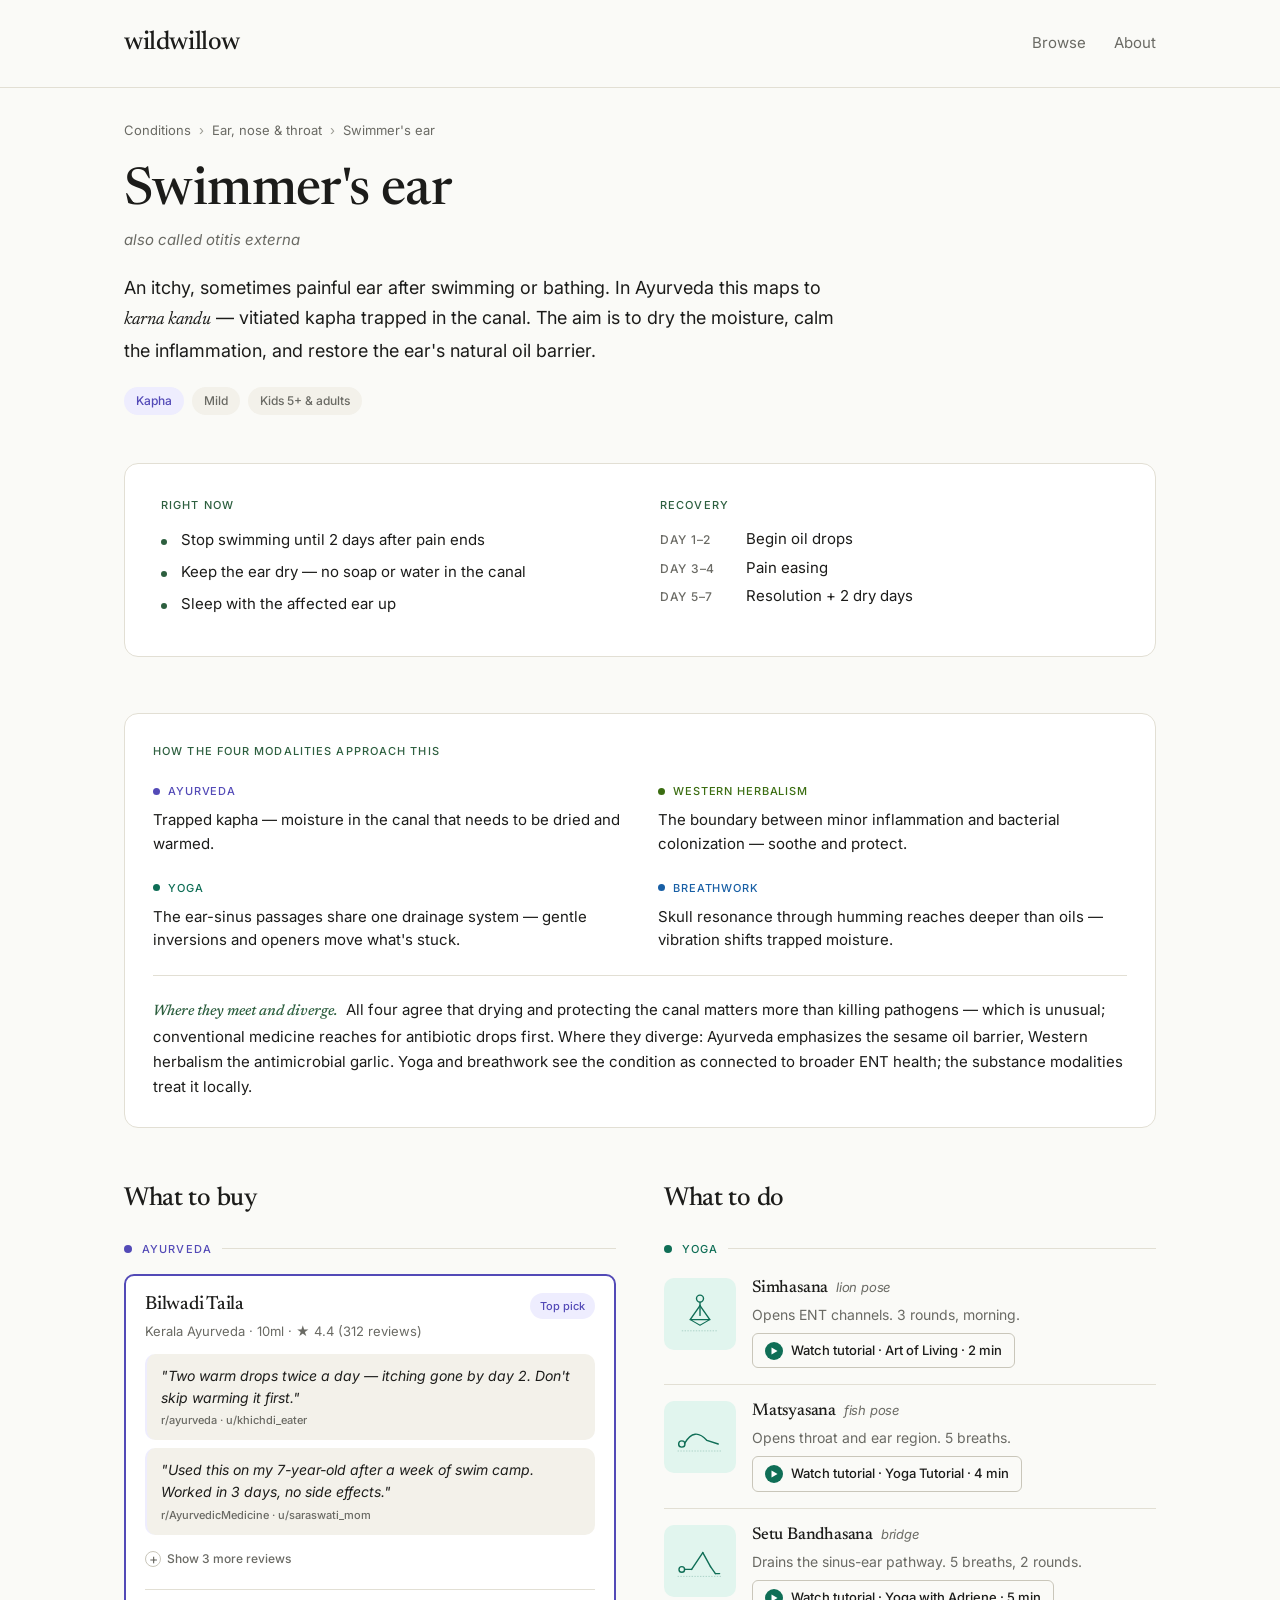
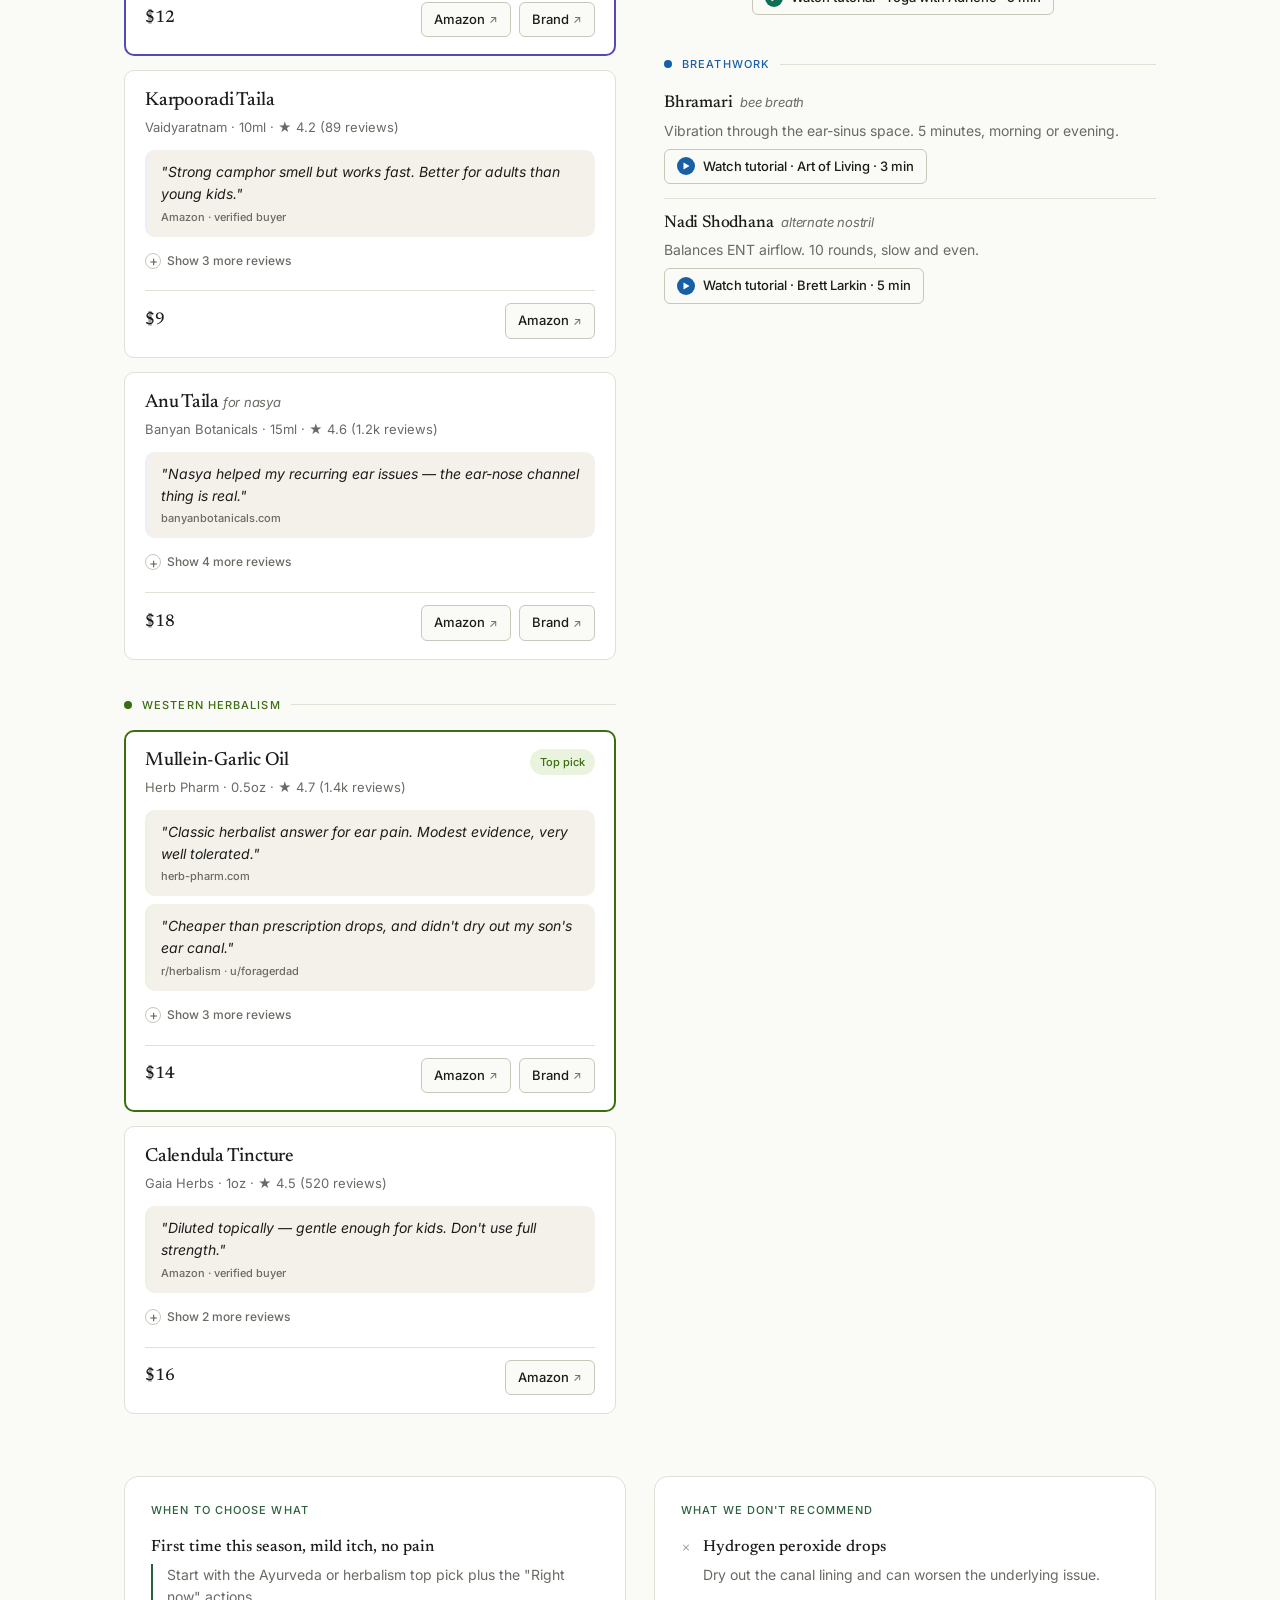
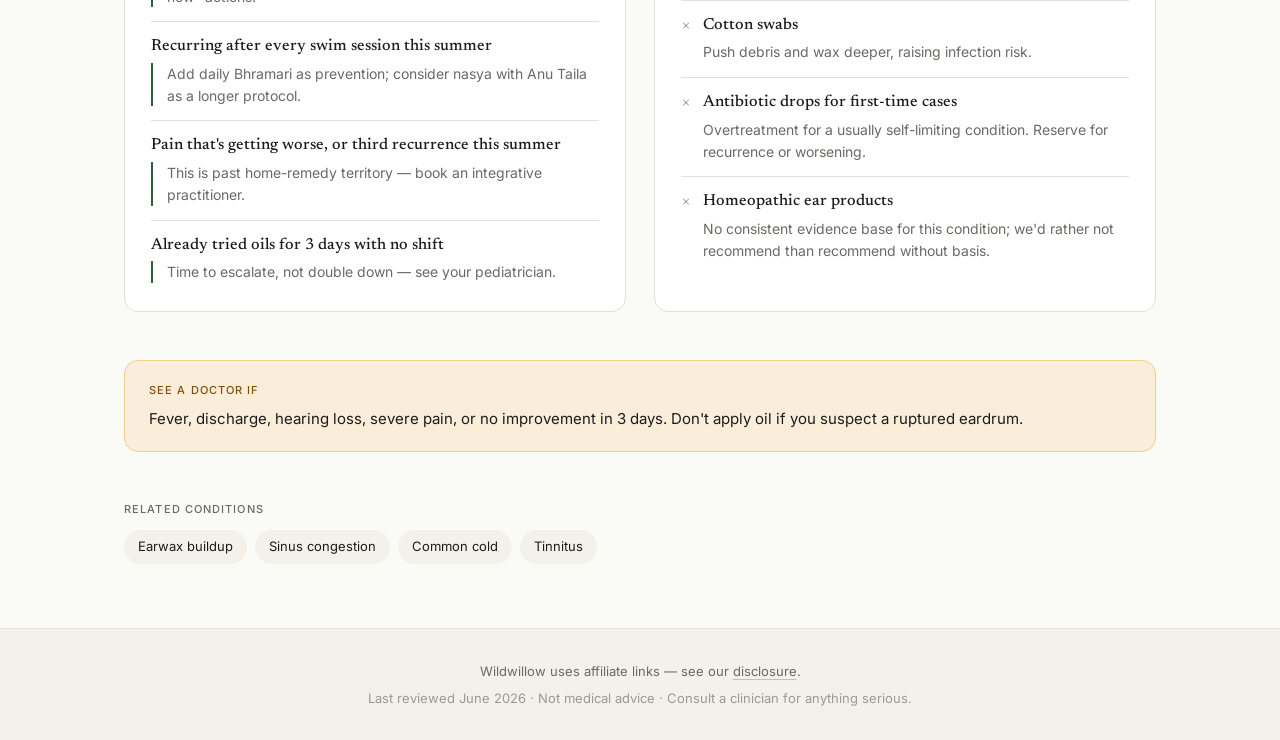
<file: swimmers-ear.html>
<!DOCTYPE html>
<html lang="en">
<head>
  <meta charset="UTF-8">
  <meta name="viewport" content="width=device-width, initial-scale=1.0">
  <title>Swimmer's ear — wildwillow</title>
  <meta name="description" content="Natural and integrative remedies for swimmer's ear in children — ayurveda, western herbalism, yoga and breathwork.">
  <link rel="preconnect" href="https://fonts.googleapis.com">
  <link rel="preconnect" href="https://fonts.gstatic.com" crossorigin>
  <link href="https://fonts.googleapis.com/css2?family=Newsreader:opsz,wght@6..72,400;6..72,500;6..72,600&family=Inter:wght@400;500;600&display=swap" rel="stylesheet">
  <link rel="stylesheet" href="styles.css">
</head>
<body>

  <header class="site-header">
    <div class="container header-inner">
      <a href="index.html" class="logo">wildwillow</a>
      <nav class="site-nav">
        <a href="index.html">Browse</a>
        <a href="#">About</a>
      </nav>
    </div>
  </header>

  <main class="container">

    <nav class="breadcrumb" aria-label="Breadcrumb">
      <a href="index.html">Conditions</a>
      <span class="sep">›</span>
      <a href="#">Ear, nose &amp; throat</a>
      <span class="sep">›</span>
      <span aria-current="page">Swimmer's ear</span>
    </nav>

    <header class="condition-header">
      <h1>Swimmer's ear</h1>
      <p class="also-known-as">also called otitis externa</p>
      <p class="description">
        An itchy, sometimes painful ear after swimming or bathing. In Ayurveda this maps to <em>karna kandu</em> — vitiated kapha trapped in the canal. The aim is to dry the moisture, calm the inflammation, and restore the ear's natural oil barrier.
      </p>
      <div class="tags">
        <span class="tag tag-dosha">Kapha</span>
        <span class="tag">Mild</span>
        <span class="tag">Kids 5+ &amp; adults</span>
      </div>
    </header>

    <div class="prelude-grid">
      <section class="prelude-block">
        <p class="section-label">Right now</p>
        <ul class="bullet-list">
          <li>Stop swimming until 2 days after pain ends</li>
          <li>Keep the ear dry — no soap or water in the canal</li>
          <li>Sleep with the affected ear up</li>
        </ul>
      </section>
      <section class="prelude-block">
        <p class="section-label">Recovery</p>
        <ol class="timeline">
          <li><span class="day">Day 1–2</span><span class="event">Begin oil drops</span></li>
          <li><span class="day">Day 3–4</span><span class="event">Pain easing</span></li>
          <li><span class="day">Day 5–7</span><span class="event">Resolution + 2 dry days</span></li>
        </ol>
      </section>
    </div>

    <section class="modality-overview">
      <p class="section-label">How the four modalities approach this</p>

      <div class="modality-perspectives">
        <div class="perspective" data-modality="ayurveda">
          <div class="perspective-marker">
            <span class="dot"></span>
            <span class="label">Ayurveda</span>
          </div>
          <p>Trapped kapha — moisture in the canal that needs to be dried and warmed.</p>
        </div>
        <div class="perspective" data-modality="herbalism">
          <div class="perspective-marker">
            <span class="dot"></span>
            <span class="label">Western herbalism</span>
          </div>
          <p>The boundary between minor inflammation and bacterial colonization — soothe and protect.</p>
        </div>
        <div class="perspective" data-modality="yoga">
          <div class="perspective-marker">
            <span class="dot"></span>
            <span class="label">Yoga</span>
          </div>
          <p>The ear-sinus passages share one drainage system — gentle inversions and openers move what's stuck.</p>
        </div>
        <div class="perspective" data-modality="breathwork">
          <div class="perspective-marker">
            <span class="dot"></span>
            <span class="label">Breathwork</span>
          </div>
          <p>Skull resonance through humming reaches deeper than oils — vibration shifts trapped moisture.</p>
        </div>
      </div>

      <p class="synthesis">
        <span class="synthesis-label">Where they meet and diverge.</span>
        All four agree that drying and protecting the canal matters more than killing pathogens — which is unusual; conventional medicine reaches for antibiotic drops first. Where they diverge: Ayurveda emphasizes the sesame oil barrier, Western herbalism the antimicrobial garlic. Yoga and breathwork see the condition as connected to broader ENT health; the substance modalities treat it locally.
      </p>
    </section>

    <div class="results-grid">

      <section class="column">
        <h2 class="column-title">What to buy</h2>

        <div class="modality" data-modality="ayurveda">
          <header class="modality-header">
            <span class="modality-dot"></span>
            <span class="modality-name">Ayurveda</span>
            <span class="modality-rule"></span>
          </header>

          <article class="product top-pick">
            <header class="product-header">
              <div>
                <h3>Bilwadi Taila</h3>
                <p class="product-meta">Kerala Ayurveda · 10ml · ★ 4.4 (312 reviews)</p>
              </div>
              <span class="pill pill-top">Top pick</span>
            </header>

            <div class="reviews">
              <blockquote class="review">
                <p>"Two warm drops twice a day — itching gone by day 2. Don't skip warming it first."</p>
                <cite>r/ayurveda · u/khichdi_eater</cite>
              </blockquote>
              <blockquote class="review">
                <p>"Used this on my 7-year-old after a week of swim camp. Worked in 3 days, no side effects."</p>
                <cite>r/AyurvedicMedicine · u/saraswati_mom</cite>
              </blockquote>
              <details class="more-reviews">
                <summary>Show 3 more reviews</summary>
                <blockquote class="review">
                  <p>"Authentic Ashtanga Hridaya formulation. Sesame base coats the canal effectively."</p>
                  <cite>keralaayurveda.us</cite>
                </blockquote>
                <blockquote class="review">
                  <p>"Pediatrician approved this as a follow-up after antibiotics didn't fully clear it."</p>
                  <cite>r/ParentingNatural · u/three_kids_mom</cite>
                </blockquote>
                <blockquote class="review">
                  <p>"Strong smell from the wood apple. Worth it — daughter said the itch stopped overnight."</p>
                  <cite>r/ayurveda · u/herbal_dad</cite>
                </blockquote>
              </details>
            </div>

            <footer class="product-footer">
              <span class="price">$12</span>
              <div class="cta-row">
                <a class="cta" href="https://www.amazon.com/s?k=bilwadi+taila+kerala+ayurveda" target="_blank" rel="noopener">Amazon <span class="arrow">↗</span></a>
                <a class="cta" href="https://keralaayurveda.us" target="_blank" rel="noopener">Brand <span class="arrow">↗</span></a>
              </div>
            </footer>
          </article>

          <article class="product">
            <header class="product-header">
              <div>
                <h3>Karpooradi Taila</h3>
                <p class="product-meta">Vaidyaratnam · 10ml · ★ 4.2 (89 reviews)</p>
              </div>
            </header>

            <div class="reviews">
              <blockquote class="review">
                <p>"Strong camphor smell but works fast. Better for adults than young kids."</p>
                <cite>Amazon · verified buyer</cite>
              </blockquote>
              <details class="more-reviews">
                <summary>Show 3 more reviews</summary>
                <blockquote class="review">
                  <p>"More heating than bilwadi. I use it when there's actual pain, not just itching."</p>
                  <cite>r/ayurveda · u/agni_researcher</cite>
                </blockquote>
                <blockquote class="review">
                  <p>"Traditional Kerala preparation. Camphor and clove combine for fast pain relief."</p>
                  <cite>vaidyaratnam.com</cite>
                </blockquote>
                <blockquote class="review">
                  <p>"Pain relief in hours, not days. My go-to for acute ear discomfort."</p>
                  <cite>Amazon · verified buyer</cite>
                </blockquote>
              </details>
            </div>

            <footer class="product-footer">
              <span class="price">$9</span>
              <div class="cta-row">
                <a class="cta" href="https://www.amazon.com/s?k=karpooradi+taila" target="_blank" rel="noopener">Amazon <span class="arrow">↗</span></a>
              </div>
            </footer>
          </article>

          <article class="product">
            <header class="product-header">
              <div>
                <h3>Anu Taila <span class="qualifier">for nasya</span></h3>
                <p class="product-meta">Banyan Botanicals · 15ml · ★ 4.6 (1.2k reviews)</p>
              </div>
            </header>

            <div class="reviews">
              <blockquote class="review">
                <p>"Nasya helped my recurring ear issues — the ear-nose channel thing is real."</p>
                <cite>banyanbotanicals.com</cite>
              </blockquote>
              <details class="more-reviews">
                <summary>Show 4 more reviews</summary>
                <blockquote class="review">
                  <p>"Don't expect immediate ear relief — this is preventive maintenance, not acute treatment."</p>
                  <cite>r/ayurveda · u/dosha_balanced</cite>
                </blockquote>
                <blockquote class="review">
                  <p>"Used daily during monsoon season, no more sinus issues that lead to ear problems."</p>
                  <cite>Amazon · verified buyer</cite>
                </blockquote>
                <blockquote class="review">
                  <p>"The 33-herb formulation is the real deal. Smell is distinctive but tolerable."</p>
                  <cite>r/AyurvedicMedicine · u/vata_practitioner</cite>
                </blockquote>
                <blockquote class="review">
                  <p>"Daily ritual transformed my chronic ENT issues. Takes a few weeks to feel the shift."</p>
                  <cite>banyanbotanicals.com</cite>
                </blockquote>
              </details>
            </div>

            <footer class="product-footer">
              <span class="price">$18</span>
              <div class="cta-row">
                <a class="cta" href="https://www.amazon.com/s?k=anu+taila+banyan+botanicals" target="_blank" rel="noopener">Amazon <span class="arrow">↗</span></a>
                <a class="cta" href="https://www.banyanbotanicals.com" target="_blank" rel="noopener">Brand <span class="arrow">↗</span></a>
              </div>
            </footer>
          </article>
        </div>

        <div class="modality" data-modality="herbalism">
          <header class="modality-header">
            <span class="modality-dot"></span>
            <span class="modality-name">Western herbalism</span>
            <span class="modality-rule"></span>
          </header>

          <article class="product top-pick">
            <header class="product-header">
              <div>
                <h3>Mullein-Garlic Oil</h3>
                <p class="product-meta">Herb Pharm · 0.5oz · ★ 4.7 (1.4k reviews)</p>
              </div>
              <span class="pill pill-top">Top pick</span>
            </header>

            <div class="reviews">
              <blockquote class="review">
                <p>"Classic herbalist answer for ear pain. Modest evidence, very well tolerated."</p>
                <cite>herb-pharm.com</cite>
              </blockquote>
              <blockquote class="review">
                <p>"Cheaper than prescription drops, and didn't dry out my son's ear canal."</p>
                <cite>r/herbalism · u/foragerdad</cite>
              </blockquote>
              <details class="more-reviews">
                <summary>Show 3 more reviews</summary>
                <blockquote class="review">
                  <p>"Our pediatrician actually recommended this for non-severe cases."</p>
                  <cite>r/Parenting · u/two_under_three</cite>
                </blockquote>
                <blockquote class="review">
                  <p>"Garlic smell is strong but kids tolerate it. Glycerin base feels soothing."</p>
                  <cite>Amazon · verified buyer</cite>
                </blockquote>
                <blockquote class="review">
                  <p>"Used at first sign of discomfort. Stops it from becoming a full infection."</p>
                  <cite>r/AlternativeHealth · u/herbalist_mom</cite>
                </blockquote>
              </details>
            </div>

            <footer class="product-footer">
              <span class="price">$14</span>
              <div class="cta-row">
                <a class="cta" href="https://www.amazon.com/s?k=mullein+garlic+oil+herb+pharm" target="_blank" rel="noopener">Amazon <span class="arrow">↗</span></a>
                <a class="cta" href="https://www.herb-pharm.com" target="_blank" rel="noopener">Brand <span class="arrow">↗</span></a>
              </div>
            </footer>
          </article>

          <article class="product">
            <header class="product-header">
              <div>
                <h3>Calendula Tincture</h3>
                <p class="product-meta">Gaia Herbs · 1oz · ★ 4.5 (520 reviews)</p>
              </div>
            </header>

            <div class="reviews">
              <blockquote class="review">
                <p>"Diluted topically — gentle enough for kids. Don't use full strength."</p>
                <cite>Amazon · verified buyer</cite>
              </blockquote>
              <details class="more-reviews">
                <summary>Show 2 more reviews</summary>
                <blockquote class="review">
                  <p>"External use only around the ear region. Anti-inflammatory and soothing."</p>
                  <cite>r/herbalism · u/wildcrafter</cite>
                </blockquote>
                <blockquote class="review">
                  <p>"Worked for my toddler's red, irritated ear after a long pool day."</p>
                  <cite>r/Mommit · u/poolside_summer</cite>
                </blockquote>
              </details>
            </div>

            <footer class="product-footer">
              <span class="price">$16</span>
              <div class="cta-row">
                <a class="cta" href="https://www.amazon.com/s?k=calendula+tincture+gaia+herbs" target="_blank" rel="noopener">Amazon <span class="arrow">↗</span></a>
              </div>
            </footer>
          </article>
        </div>
      </section>

      <section class="column">
        <h2 class="column-title">What to do</h2>

        <div class="modality" data-modality="yoga">
          <header class="modality-header">
            <span class="modality-dot"></span>
            <span class="modality-name">Yoga</span>
            <span class="modality-rule"></span>
          </header>

          <ul class="practices practices-yoga">
            <li>
              <div class="pose-illustration">
                <svg viewBox="0 0 80 80" aria-hidden="true">
                  <circle cx="40" cy="18" r="5" fill="none" stroke="currentColor" stroke-width="2"/>
                  <line x1="40" y1="23" x2="40" y2="42" stroke="currentColor" stroke-width="2" stroke-linecap="round"/>
                  <line x1="40" y1="28" x2="26" y2="48" stroke="currentColor" stroke-width="2" stroke-linecap="round"/>
                  <line x1="40" y1="28" x2="54" y2="48" stroke="currentColor" stroke-width="2" stroke-linecap="round"/>
                  <path d="M 26 48 L 40 56 L 54 48 Z" fill="none" stroke="currentColor" stroke-width="1.5" stroke-linejoin="round"/>
                  <line x1="14" y1="64" x2="66" y2="64" stroke="currentColor" stroke-width="1" stroke-dasharray="2 2" opacity="0.35"/>
                </svg>
              </div>
              <div class="practice-text">
                <h3>Simhasana <span class="english">lion pose</span></h3>
                <p>Opens ENT channels. 3 rounds, morning.</p>
                <a class="video-link" href="https://www.youtube.com/watch?v=QlHriDjj7O8" target="_blank" rel="noopener">
                  <span class="play-icon" aria-hidden="true">
                    <svg viewBox="0 0 20 20"><path d="M5 3 L17 10 L5 17 Z" fill="currentColor"/></svg>
                  </span>
                  <span>Watch tutorial · Art of Living · 2 min</span>
                </a>
              </div>
            </li>

            <li>
              <div class="pose-illustration">
                <svg viewBox="0 0 80 80" aria-hidden="true">
                  <circle cx="14" cy="50" r="4.5" fill="none" stroke="currentColor" stroke-width="2"/>
                  <path d="M 18 49 Q 32 25 50 45 L 66 50" fill="none" stroke="currentColor" stroke-width="2" stroke-linecap="round"/>
                  <line x1="8" y1="60" x2="72" y2="60" stroke="currentColor" stroke-width="1" stroke-dasharray="2 2" opacity="0.35"/>
                </svg>
              </div>
              <div class="practice-text">
                <h3>Matsyasana <span class="english">fish pose</span></h3>
                <p>Opens throat and ear region. 5 breaths.</p>
                <a class="video-link" href="https://www.youtube.com/watch?v=DEMd1dJTEpg" target="_blank" rel="noopener">
                  <span class="play-icon" aria-hidden="true">
                    <svg viewBox="0 0 20 20"><path d="M5 3 L17 10 L5 17 Z" fill="currentColor"/></svg>
                  </span>
                  <span>Watch tutorial · Yoga Tutorial · 4 min</span>
                </a>
              </div>
            </li>

            <li>
              <div class="pose-illustration">
                <svg viewBox="0 0 80 80" aria-hidden="true">
                  <circle cx="14" cy="52" r="4" fill="none" stroke="currentColor" stroke-width="2"/>
                  <line x1="18" y1="52" x2="28" y2="52" stroke="currentColor" stroke-width="2" stroke-linecap="round"/>
                  <line x1="28" y1="52" x2="44" y2="28" stroke="currentColor" stroke-width="2" stroke-linecap="round"/>
                  <line x1="44" y1="28" x2="55" y2="48" stroke="currentColor" stroke-width="2" stroke-linecap="round"/>
                  <line x1="55" y1="48" x2="62" y2="58" stroke="currentColor" stroke-width="2" stroke-linecap="round"/>
                  <line x1="62" y1="58" x2="68" y2="58" stroke="currentColor" stroke-width="2" stroke-linecap="round"/>
                  <line x1="8" y1="62" x2="72" y2="62" stroke="currentColor" stroke-width="1" stroke-dasharray="2 2" opacity="0.35"/>
                </svg>
              </div>
              <div class="practice-text">
                <h3>Setu Bandhasana <span class="english">bridge</span></h3>
                <p>Drains the sinus-ear pathway. 5 breaths, 2 rounds.</p>
                <a class="video-link" href="https://www.youtube.com/watch?v=NnbvPeAIhmA" target="_blank" rel="noopener">
                  <span class="play-icon" aria-hidden="true">
                    <svg viewBox="0 0 20 20"><path d="M5 3 L17 10 L5 17 Z" fill="currentColor"/></svg>
                  </span>
                  <span>Watch tutorial · Yoga with Adriene · 5 min</span>
                </a>
              </div>
            </li>
          </ul>
        </div>

        <div class="modality" data-modality="breathwork">
          <header class="modality-header">
            <span class="modality-dot"></span>
            <span class="modality-name">Breathwork</span>
            <span class="modality-rule"></span>
          </header>

          <ul class="practices practices-breath">
            <li>
              <div class="practice-text">
                <h3>Bhramari <span class="english">bee breath</span></h3>
                <p>Vibration through the ear-sinus space. 5 minutes, morning or evening.</p>
                <a class="video-link" href="https://www.youtube.com/watch?v=KkurfEQrg94" target="_blank" rel="noopener">
                  <span class="play-icon" aria-hidden="true">
                    <svg viewBox="0 0 20 20"><path d="M5 3 L17 10 L5 17 Z" fill="currentColor"/></svg>
                  </span>
                  <span>Watch tutorial · Art of Living · 3 min</span>
                </a>
              </div>
            </li>
            <li>
              <div class="practice-text">
                <h3>Nadi Shodhana <span class="english">alternate nostril</span></h3>
                <p>Balances ENT airflow. 10 rounds, slow and even.</p>
                <a class="video-link" href="https://www.youtube.com/watch?v=RH3n55NnJg8" target="_blank" rel="noopener">
                  <span class="play-icon" aria-hidden="true">
                    <svg viewBox="0 0 20 20"><path d="M5 3 L17 10 L5 17 Z" fill="currentColor"/></svg>
                  </span>
                  <span>Watch tutorial · Brett Larkin · 5 min</span>
                </a>
              </div>
            </li>
          </ul>
        </div>
      </section>

    </div>

    <div class="editorial-pair">
      <section class="decision-aid">
        <p class="section-label">When to choose what</p>
        <ul class="scenarios">
          <li class="scenario">
            <p class="scenario-case">First time this season, mild itch, no pain</p>
            <p class="scenario-action">Start with the Ayurveda or herbalism top pick plus the "Right now" actions.</p>
          </li>
          <li class="scenario">
            <p class="scenario-case">Recurring after every swim session this summer</p>
            <p class="scenario-action">Add daily Bhramari as prevention; consider nasya with Anu Taila as a longer protocol.</p>
          </li>
          <li class="scenario">
            <p class="scenario-case">Pain that's getting worse, or third recurrence this summer</p>
            <p class="scenario-action">This is past home-remedy territory — book an integrative practitioner.</p>
          </li>
          <li class="scenario">
            <p class="scenario-case">Already tried oils for 3 days with no shift</p>
            <p class="scenario-action">Time to escalate, not double down — see your pediatrician.</p>
          </li>
        </ul>
      </section>

      <section class="skip-list">
        <p class="section-label">What we don't recommend</p>
        <ul class="skip-items">
          <li>
            <p class="skip-item">Hydrogen peroxide drops</p>
            <p class="skip-reason">Dry out the canal lining and can worsen the underlying issue.</p>
          </li>
          <li>
            <p class="skip-item">Cotton swabs</p>
            <p class="skip-reason">Push debris and wax deeper, raising infection risk.</p>
          </li>
          <li>
            <p class="skip-item">Antibiotic drops for first-time cases</p>
            <p class="skip-reason">Overtreatment for a usually self-limiting condition. Reserve for recurrence or worsening.</p>
          </li>
          <li>
            <p class="skip-item">Homeopathic ear products</p>
            <p class="skip-reason">No consistent evidence base for this condition; we'd rather not recommend than recommend without basis.</p>
          </li>
        </ul>
      </section>
    </div>

    <aside class="doctor-callout" role="note">
      <p class="callout-label">See a doctor if</p>
      <p>Fever, discharge, hearing loss, severe pain, or no improvement in 3 days. Don't apply oil if you suspect a ruptured eardrum.</p>
    </aside>

    <section class="related">
      <p class="section-label">Related conditions</p>
      <div class="chips">
        <a href="#" class="chip">Earwax buildup</a>
        <a href="#" class="chip">Sinus congestion</a>
        <a href="#" class="chip">Common cold</a>
        <a href="#" class="chip">Tinnitus</a>
      </div>
    </section>

  </main>

  <footer class="site-footer">
    <div class="container">
      <p>Wildwillow uses affiliate links — see our <a href="#">disclosure</a>.</p>
      <p class="footer-meta">Last reviewed June 2026 · Not medical advice · Consult a clinician for anything serious.</p>
    </div>
  </footer>

</body>
</html>
</file>
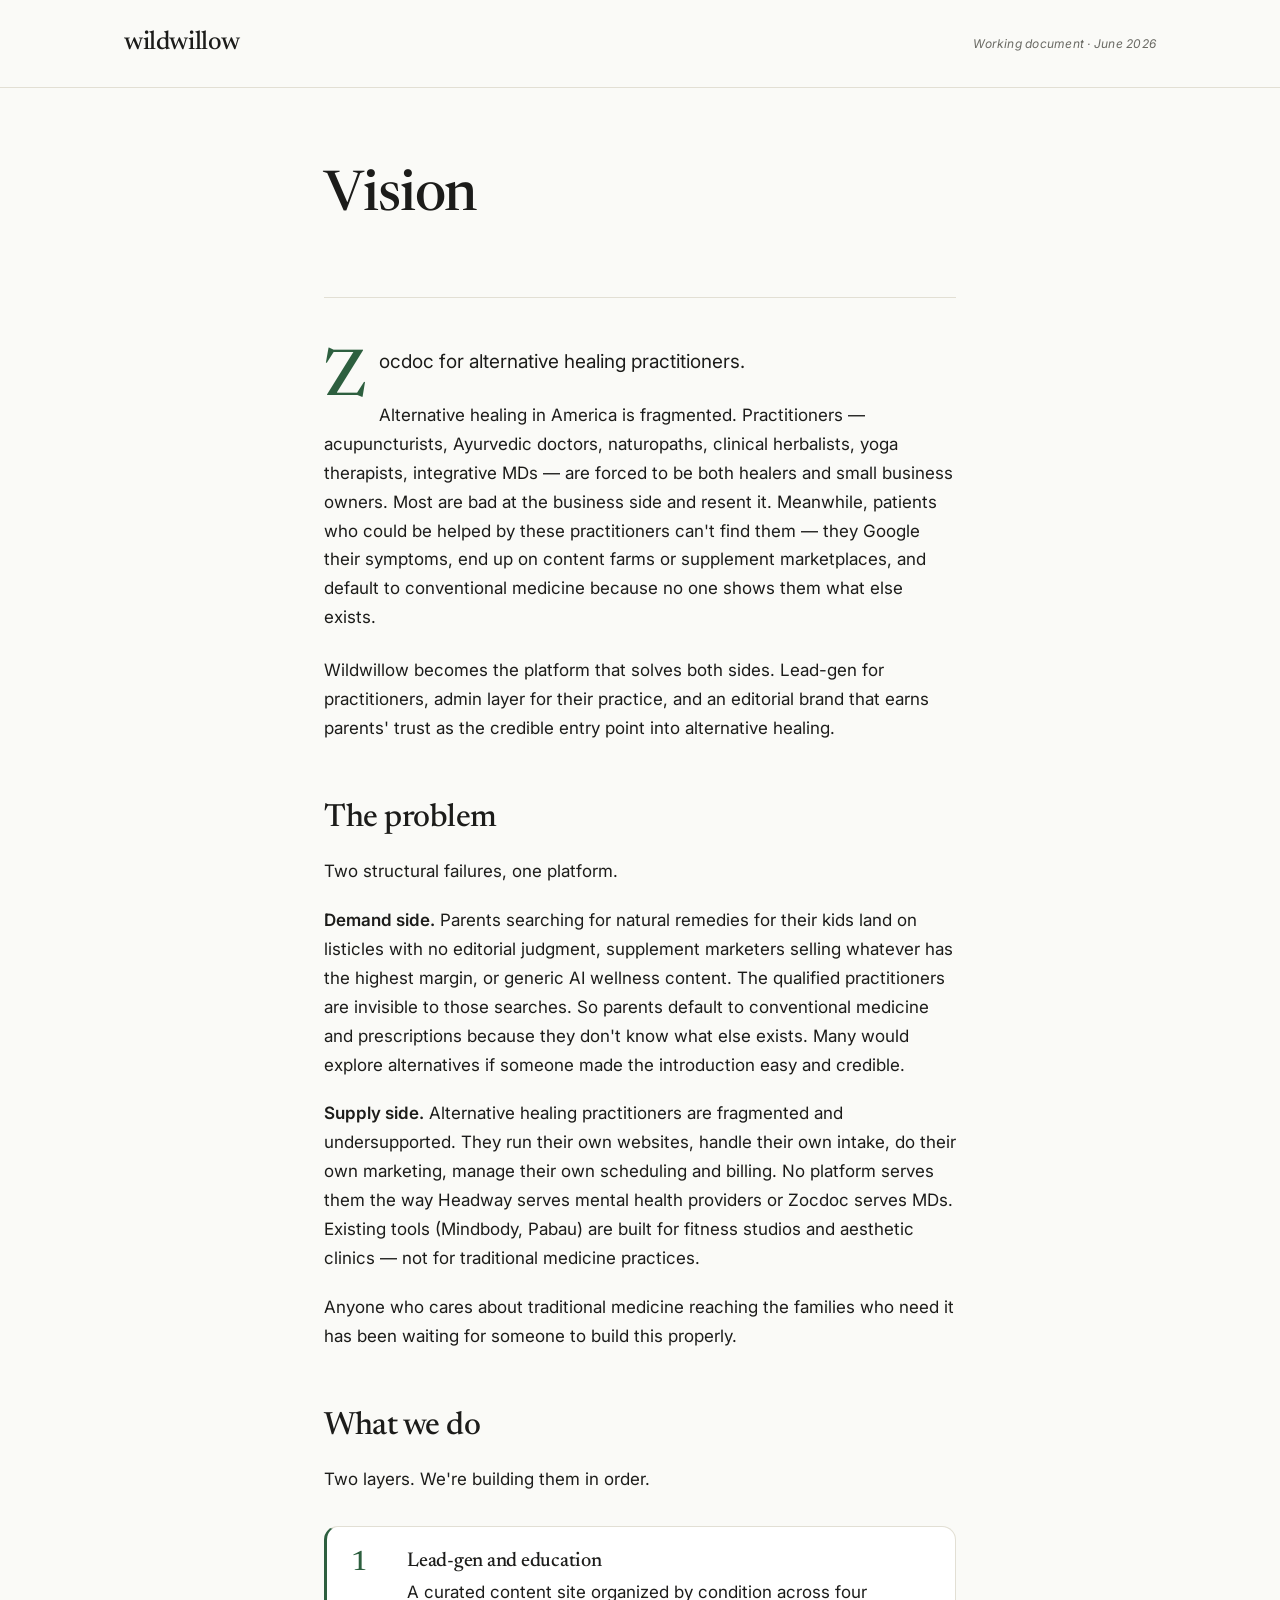
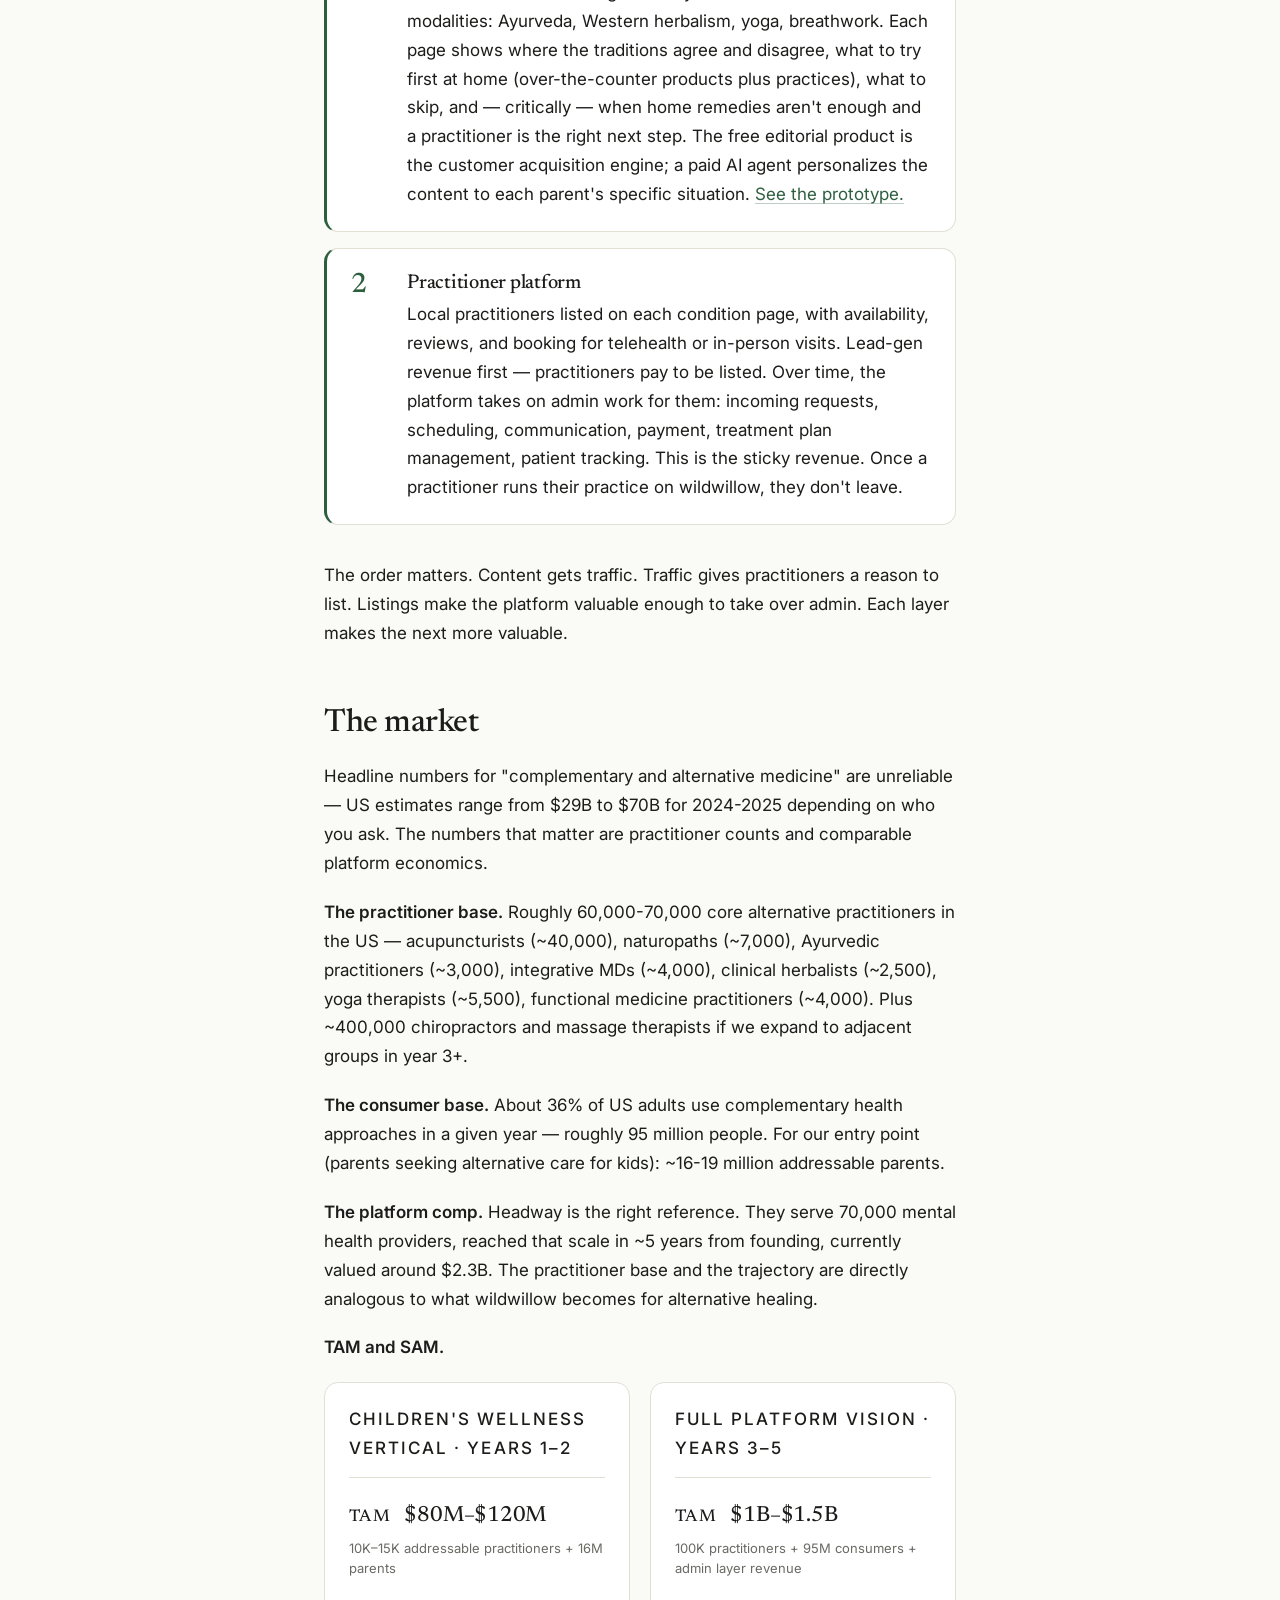
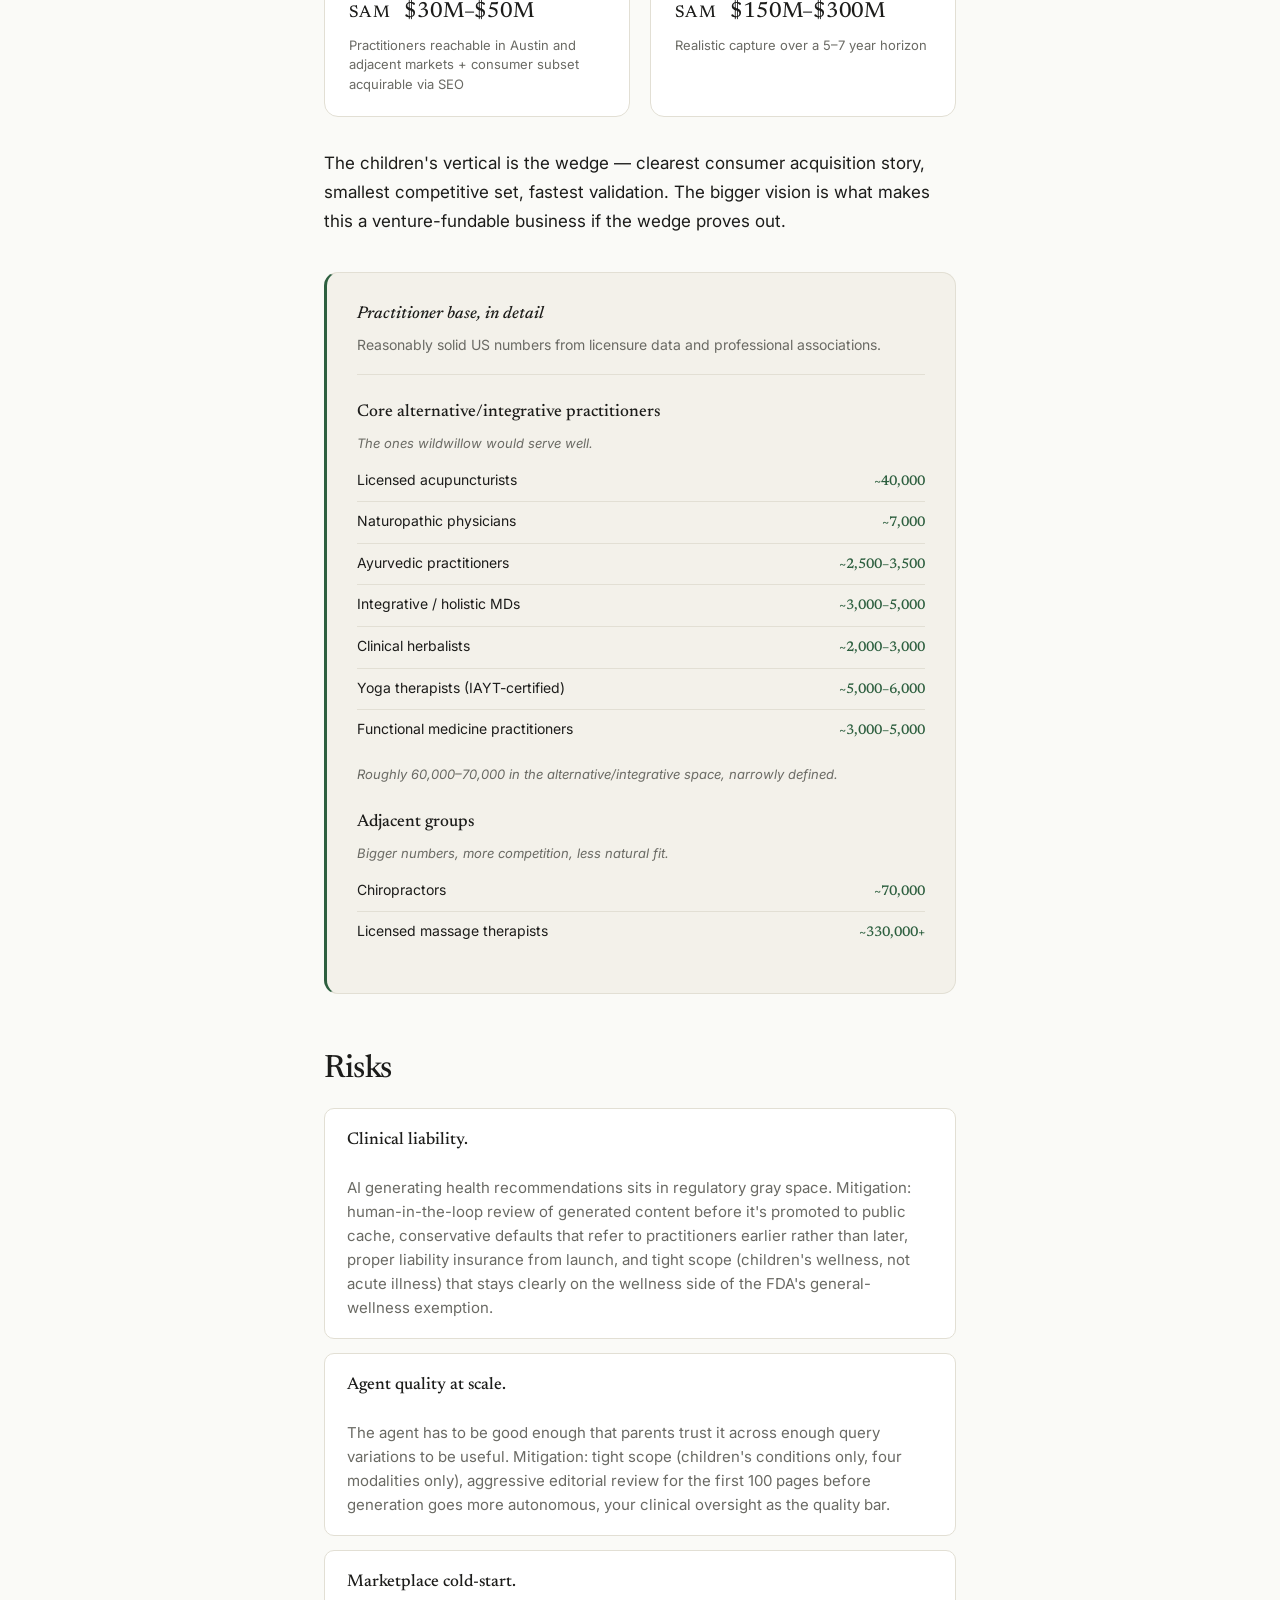
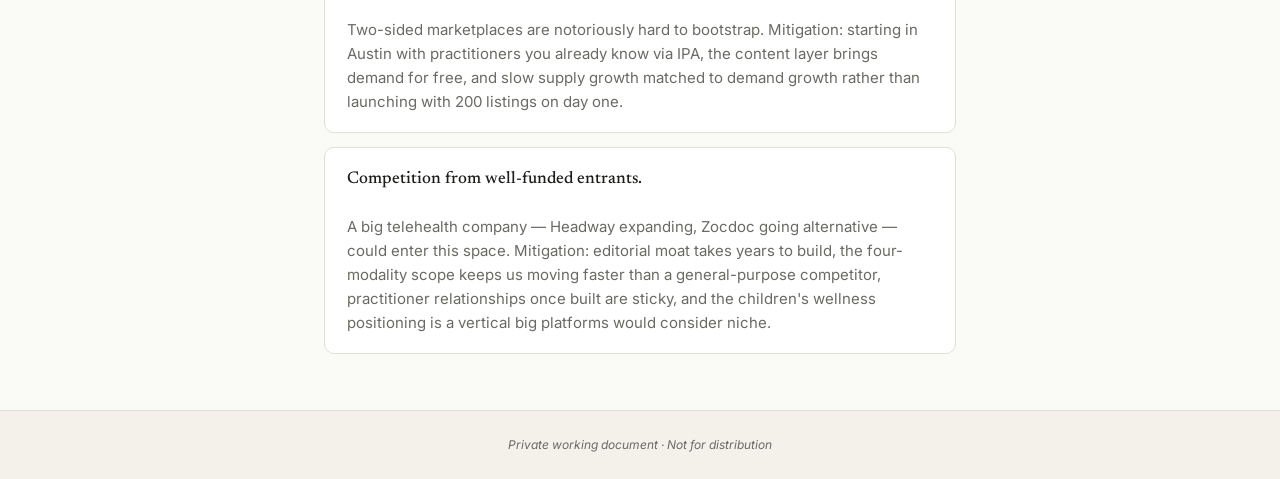
<file: vision.html>
<!DOCTYPE html>
<html lang="en">
<head>
  <meta charset="UTF-8">
  <meta name="viewport" content="width=device-width, initial-scale=1.0">
  <title>Vision — wildwillow</title>
  <meta name="robots" content="noindex, nofollow">
  <link rel="preconnect" href="https://fonts.googleapis.com">
  <link rel="preconnect" href="https://fonts.gstatic.com" crossorigin>
  <link href="https://fonts.googleapis.com/css2?family=Newsreader:opsz,wght@6..72,400;6..72,500;6..72,600&family=Inter:wght@400;500;600&display=swap" rel="stylesheet">
  <link rel="stylesheet" href="styles.css">
</head>
<body class="vision-page">

  <header class="vision-header">
    <div class="container vision-header-inner">
      <a href="index.html" class="logo">wildwillow</a>
      <p class="vision-meta">Working document · June 2026</p>
    </div>
  </header>

  <main>
    <article class="vision-article">

      <header class="vision-intro">
        <h1>Vision</h1>
      </header>

      <p class="lede">Zocdoc for alternative healing practitioners.</p>

      <p>
        Alternative healing in America is fragmented. Practitioners — acupuncturists, Ayurvedic doctors, naturopaths, clinical herbalists, yoga therapists, integrative MDs — are forced to be both healers and small business owners. Most are bad at the business side and resent it. Meanwhile, patients who could be helped by these practitioners can't find them — they Google their symptoms, end up on content farms or supplement marketplaces, and default to conventional medicine because no one shows them what else exists.
      </p>

      <p>
        Wildwillow becomes the platform that solves both sides. Lead-gen for practitioners, admin layer for their practice, and an editorial brand that earns parents' trust as the credible entry point into alternative healing.
      </p>

      <section class="vision-section">
        <h2>The problem</h2>
        <p>Two structural failures, one platform.</p>
        <p>
          <strong>Demand side.</strong> Parents searching for natural remedies for their kids land on listicles with no editorial judgment, supplement marketers selling whatever has the highest margin, or generic AI wellness content. The qualified practitioners are invisible to those searches. So parents default to conventional medicine and prescriptions because they don't know what else exists. Many would explore alternatives if someone made the introduction easy and credible.
        </p>
        <p>
          <strong>Supply side.</strong> Alternative healing practitioners are fragmented and undersupported. They run their own websites, handle their own intake, do their own marketing, manage their own scheduling and billing. No platform serves them the way Headway serves mental health providers or Zocdoc serves MDs. Existing tools (Mindbody, Pabau) are built for fitness studios and aesthetic clinics — not for traditional medicine practices.
        </p>
        <p>Anyone who cares about traditional medicine reaching the families who need it has been waiting for someone to build this properly.</p>
      </section>

      <section class="vision-section">
        <h2>What we do</h2>
        <p>Two layers. We're building them in order.</p>

        <div class="layers-diagram">
          <div class="layer">
            <div class="layer-num">1</div>
            <div class="layer-body">
              <h3>Lead-gen and education</h3>
              <p class="layer-detail">A curated content site organized by condition across four modalities: Ayurveda, Western herbalism, yoga, breathwork. Each page shows where the traditions agree and disagree, what to try first at home (over-the-counter products plus practices), what to skip, and — critically — when home remedies aren't enough and a practitioner is the right next step. The free editorial product is the customer acquisition engine; a paid AI agent personalizes the content to each parent's specific situation. <a href="index.html">See the prototype.</a></p>
            </div>
          </div>

          <div class="layer">
            <div class="layer-num">2</div>
            <div class="layer-body">
              <h3>Practitioner platform</h3>
              <p class="layer-detail">Local practitioners listed on each condition page, with availability, reviews, and booking for telehealth or in-person visits. Lead-gen revenue first — practitioners pay to be listed. Over time, the platform takes on admin work for them: incoming requests, scheduling, communication, payment, treatment plan management, patient tracking. This is the sticky revenue. Once a practitioner runs their practice on wildwillow, they don't leave.</p>
            </div>
          </div>
        </div>

        <p>The order matters. Content gets traffic. Traffic gives practitioners a reason to list. Listings make the platform valuable enough to take over admin. Each layer makes the next more valuable.</p>
      </section>

      <section class="vision-section">
        <h2>The market</h2>
        <p>
          Headline numbers for "complementary and alternative medicine" are unreliable — US estimates range from $29B to $70B for 2024-2025 depending on who you ask. The numbers that matter are practitioner counts and comparable platform economics.
        </p>

        <p>
          <strong>The practitioner base.</strong> Roughly 60,000-70,000 core alternative practitioners in the US — acupuncturists (~40,000), naturopaths (~7,000), Ayurvedic practitioners (~3,000), integrative MDs (~4,000), clinical herbalists (~2,500), yoga therapists (~5,500), functional medicine practitioners (~4,000). Plus ~400,000 chiropractors and massage therapists if we expand to adjacent groups in year 3+.
        </p>

        <p>
          <strong>The consumer base.</strong> About 36% of US adults use complementary health approaches in a given year — roughly 95 million people. For our entry point (parents seeking alternative care for kids): ~16-19 million addressable parents.
        </p>

        <p>
          <strong>The platform comp.</strong> Headway is the right reference. They serve 70,000 mental health providers, reached that scale in ~5 years from founding, currently valued around $2.3B. The practitioner base and the trajectory are directly analogous to what wildwillow becomes for alternative healing.
        </p>

        <p><strong>TAM and SAM.</strong></p>

        <div class="tam-grid">
          <div class="tam-block">
            <p class="tam-label">Children's wellness vertical · years 1–2</p>
            <div class="tam-line">
              <p class="tam-headline">TAM <span class="tam-value">$80M–$120M</span></p>
              <p class="tam-detail">10K–15K addressable practitioners + 16M parents</p>
            </div>
            <div class="tam-line">
              <p class="tam-headline">SAM <span class="tam-value">$30M–$50M</span></p>
              <p class="tam-detail">Practitioners reachable in Austin and adjacent markets + consumer subset acquirable via SEO</p>
            </div>
          </div>

          <div class="tam-block">
            <p class="tam-label">Full platform vision · years 3–5</p>
            <div class="tam-line">
              <p class="tam-headline">TAM <span class="tam-value">$1B–$1.5B</span></p>
              <p class="tam-detail">100K practitioners + 95M consumers + admin layer revenue</p>
            </div>
            <div class="tam-line">
              <p class="tam-headline">SAM <span class="tam-value">$150M–$300M</span></p>
              <p class="tam-detail">Realistic capture over a 5–7 year horizon</p>
            </div>
          </div>
        </div>

        <p>The children's vertical is the wedge — clearest consumer acquisition story, smallest competitive set, fastest validation. The bigger vision is what makes this a venture-fundable business if the wedge proves out.</p>

        <div class="breakdown">
          <p class="breakdown-label">Practitioner base, in detail</p>
          <p class="breakdown-intro">Reasonably solid US numbers from licensure data and professional associations.</p>

          <p class="breakdown-subheader">Core alternative/integrative practitioners</p>
          <p class="breakdown-note">The ones wildwillow would serve well.</p>
          <ul class="breakdown-list">
            <li><span>Licensed acupuncturists</span><span class="count">~40,000</span></li>
            <li><span>Naturopathic physicians</span><span class="count">~7,000</span></li>
            <li><span>Ayurvedic practitioners</span><span class="count">~2,500–3,500</span></li>
            <li><span>Integrative / holistic MDs</span><span class="count">~3,000–5,000</span></li>
            <li><span>Clinical herbalists</span><span class="count">~2,000–3,000</span></li>
            <li><span>Yoga therapists (IAYT-certified)</span><span class="count">~5,000–6,000</span></li>
            <li><span>Functional medicine practitioners</span><span class="count">~3,000–5,000</span></li>
          </ul>
          <p class="breakdown-total">Roughly 60,000–70,000 in the alternative/integrative space, narrowly defined.</p>

          <p class="breakdown-subheader breakdown-subheader-second">Adjacent groups</p>
          <p class="breakdown-note">Bigger numbers, more competition, less natural fit.</p>
          <ul class="breakdown-list">
            <li><span>Chiropractors</span><span class="count">~70,000</span></li>
            <li><span>Licensed massage therapists</span><span class="count">~330,000+</span></li>
          </ul>
        </div>
      </section>

      <section class="vision-section">
        <h2>Risks</h2>

        <div class="risk-block">
          <p class="risk-name">Clinical liability.</p>
          <p>AI generating health recommendations sits in regulatory gray space. Mitigation: human-in-the-loop review of generated content before it's promoted to public cache, conservative defaults that refer to practitioners earlier rather than later, proper liability insurance from launch, and tight scope (children's wellness, not acute illness) that stays clearly on the wellness side of the FDA's general-wellness exemption.</p>
        </div>

        <div class="risk-block">
          <p class="risk-name">Agent quality at scale.</p>
          <p>The agent has to be good enough that parents trust it across enough query variations to be useful. Mitigation: tight scope (children's conditions only, four modalities only), aggressive editorial review for the first 100 pages before generation goes more autonomous, your clinical oversight as the quality bar.</p>
        </div>

        <div class="risk-block">
          <p class="risk-name">Marketplace cold-start.</p>
          <p>Two-sided marketplaces are notoriously hard to bootstrap. Mitigation: starting in Austin with practitioners you already know via IPA, the content layer brings demand for free, and slow supply growth matched to demand growth rather than launching with 200 listings on day one.</p>
        </div>

        <div class="risk-block">
          <p class="risk-name">Competition from well-funded entrants.</p>
          <p>A big telehealth company — Headway expanding, Zocdoc going alternative — could enter this space. Mitigation: editorial moat takes years to build, the four-modality scope keeps us moving faster than a general-purpose competitor, practitioner relationships once built are sticky, and the children's wellness positioning is a vertical big platforms would consider niche.</p>
        </div>
      </section>

    </article>
  </main>

  <footer class="vision-footer">
    <div class="container">
      <p>Private working document · Not for distribution</p>
    </div>
  </footer>

</body>
</html>
</file>
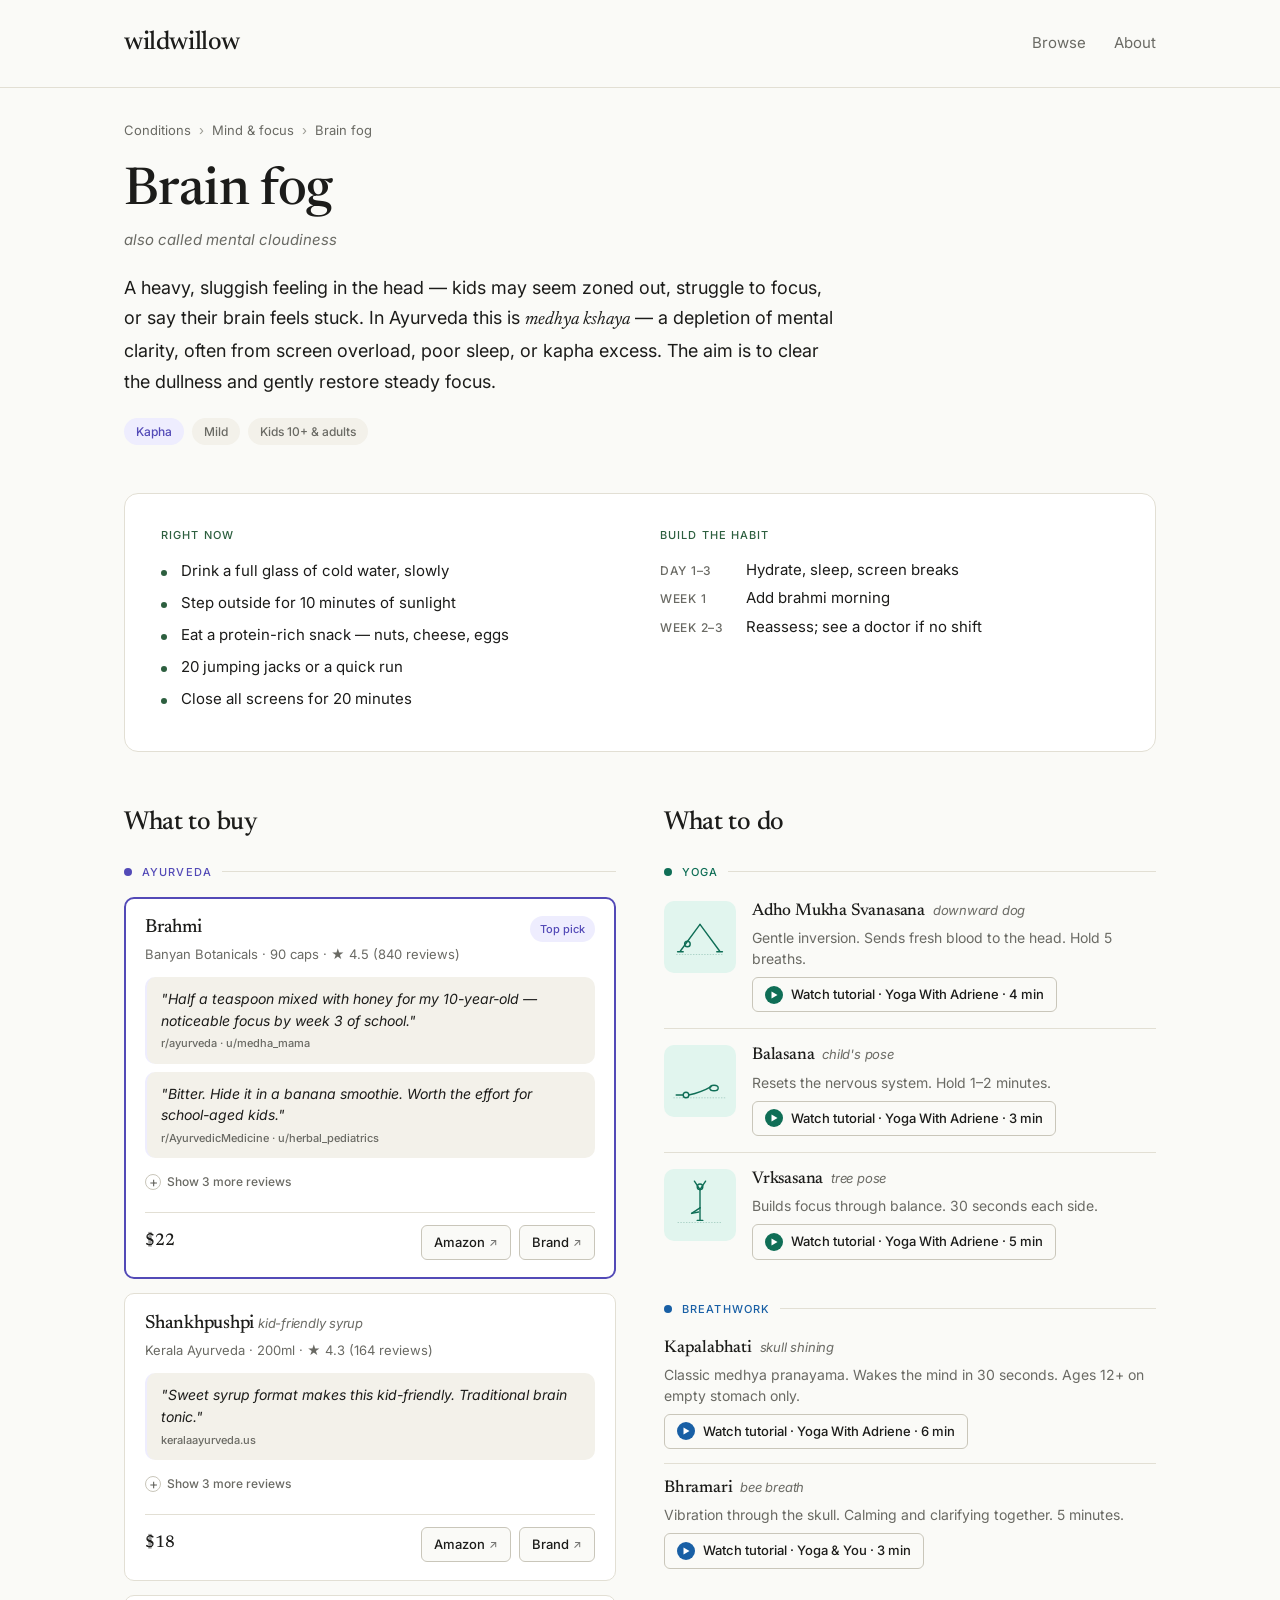
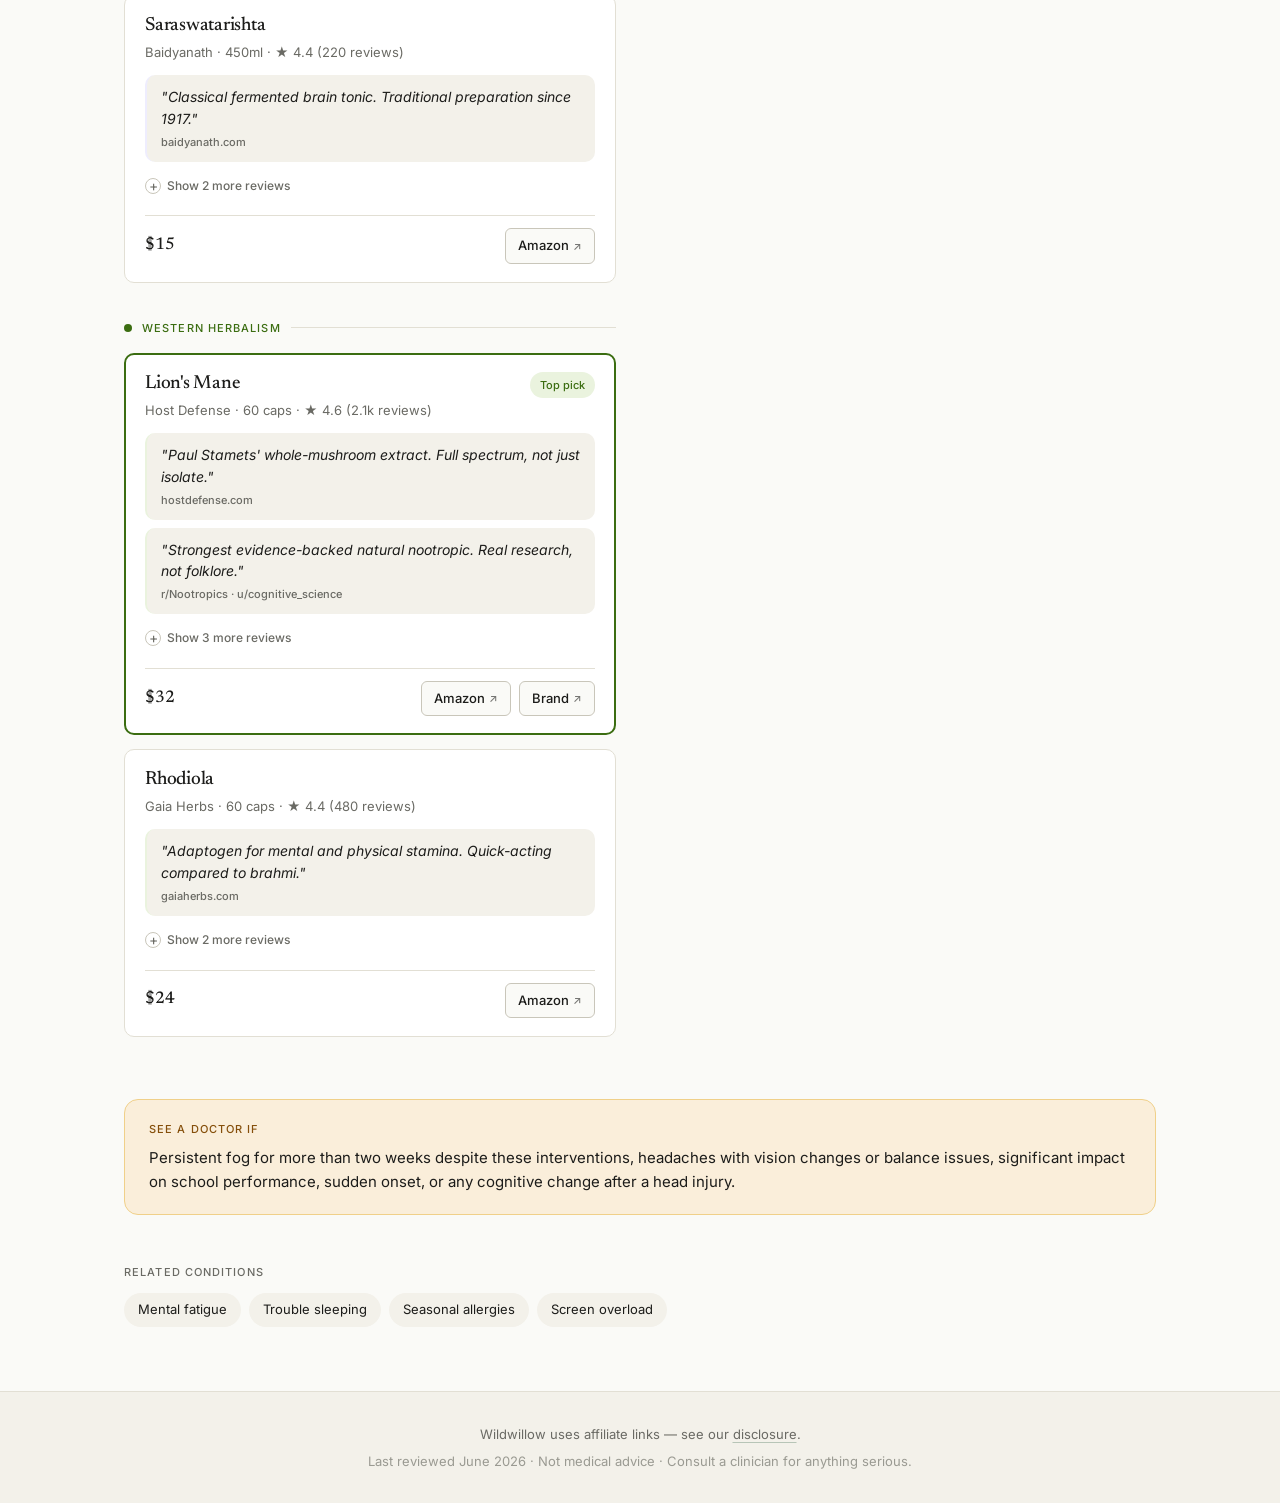
<file: conditions/brain-fog.html>
<!DOCTYPE html>
<html lang="en">
<head>
  <meta charset="UTF-8">
  <meta name="viewport" content="width=device-width, initial-scale=1.0">
  <title>Brain fog — wildwillow</title>
  <meta name="description" content="Natural and integrative remedies for brain fog in children — ayurveda, western herbalism, yoga and breathwork.">
  <link rel="preconnect" href="https://fonts.googleapis.com">
  <link rel="preconnect" href="https://fonts.gstatic.com" crossorigin>
  <link href="https://fonts.googleapis.com/css2?family=Newsreader:opsz,wght@6..72,400;6..72,500;6..72,600&family=Inter:wght@400;500;600&display=swap" rel="stylesheet">
  <link rel="stylesheet" href="../styles.css">
</head>
<body>

  <header class="site-header">
    <div class="container header-inner">
      <a href="../index.html" class="logo">wildwillow</a>
      <nav class="site-nav">
        <a href="../index.html">Browse</a>
        <a href="#">About</a>
      </nav>
    </div>
  </header>

  <main class="container">

    <nav class="breadcrumb" aria-label="Breadcrumb">
      <a href="../index.html">Conditions</a>
      <span class="sep">›</span>
      <a href="#">Mind &amp; focus</a>
      <span class="sep">›</span>
      <span aria-current="page">Brain fog</span>
    </nav>

    <header class="condition-header">
      <h1>Brain fog</h1>
      <p class="also-known-as">also called mental cloudiness</p>
      <p class="description">
        A heavy, sluggish feeling in the head — kids may seem zoned out, struggle to focus, or say their brain feels stuck. In Ayurveda this is <em>medhya kshaya</em> — a depletion of mental clarity, often from screen overload, poor sleep, or kapha excess. The aim is to clear the dullness and gently restore steady focus.
      </p>
      <div class="tags">
        <span class="tag tag-dosha">Kapha</span>
        <span class="tag">Mild</span>
        <span class="tag">Kids 10+ &amp; adults</span>
      </div>
    </header>

    <div class="prelude-grid">
      <section class="prelude-block">
        <p class="section-label">Right now</p>
        <ul class="bullet-list">
          <li>Drink a full glass of cold water, slowly</li>
          <li>Step outside for 10 minutes of sunlight</li>
          <li>Eat a protein-rich snack — nuts, cheese, eggs</li>
          <li>20 jumping jacks or a quick run</li>
          <li>Close all screens for 20 minutes</li>
        </ul>
      </section>
      <section class="prelude-block">
        <p class="section-label">Build the habit</p>
        <ol class="timeline">
          <li><span class="day">Day 1–3</span><span class="event">Hydrate, sleep, screen breaks</span></li>
          <li><span class="day">Week 1</span><span class="event">Add brahmi morning</span></li>
          <li><span class="day">Week 2–3</span><span class="event">Reassess; see a doctor if no shift</span></li>
        </ol>
      </section>
    </div>

    <div class="results-grid">

      <section class="column">
        <h2 class="column-title">What to buy</h2>

        <div class="modality" data-modality="ayurveda">
          <header class="modality-header">
            <span class="modality-dot"></span>
            <span class="modality-name">Ayurveda</span>
            <span class="modality-rule"></span>
          </header>

          <article class="product top-pick">
            <header class="product-header">
              <div>
                <h3>Brahmi</h3>
                <p class="product-meta">Banyan Botanicals · 90 caps · ★ 4.5 (840 reviews)</p>
              </div>
              <span class="pill pill-top">Top pick</span>
            </header>

            <div class="reviews">
              <blockquote class="review">
                <p>"Half a teaspoon mixed with honey for my 10-year-old — noticeable focus by week 3 of school."</p>
                <cite>r/ayurveda · u/medha_mama</cite>
              </blockquote>
              <blockquote class="review">
                <p>"Bitter. Hide it in a banana smoothie. Worth the effort for school-aged kids."</p>
                <cite>r/AyurvedicMedicine · u/herbal_pediatrics</cite>
              </blockquote>
              <details class="more-reviews">
                <summary>Show 3 more reviews</summary>
                <blockquote class="review">
                  <p>"Slow-acting traditional medhya rasayana. Built for sustained use, not crisis."</p>
                  <cite>banyanbotanicals.com</cite>
                </blockquote>
                <blockquote class="review">
                  <p>"Better than caffeine for my teen's afternoon slump. Doesn't disrupt sleep."</p>
                  <cite>r/Parenting · u/no_more_redbull</cite>
                </blockquote>
                <blockquote class="review">
                  <p>"Took about 10 days to see results in screen-heavy kids. Worth the patience."</p>
                  <cite>r/ayurveda · u/screen_break_mom</cite>
                </blockquote>
              </details>
            </div>

            <footer class="product-footer">
              <span class="price">$22</span>
              <div class="cta-row">
                <a class="cta" href="https://www.amazon.com/s?k=brahmi+banyan+botanicals" target="_blank" rel="noopener">Amazon <span class="arrow">↗</span></a>
                <a class="cta" href="https://www.banyanbotanicals.com" target="_blank" rel="noopener">Brand <span class="arrow">↗</span></a>
              </div>
            </footer>
          </article>

          <article class="product">
            <header class="product-header">
              <div>
                <h3>Shankhpushpi <span class="qualifier">kid-friendly syrup</span></h3>
                <p class="product-meta">Kerala Ayurveda · 200ml · ★ 4.3 (164 reviews)</p>
              </div>
            </header>

            <div class="reviews">
              <blockquote class="review">
                <p>"Sweet syrup format makes this kid-friendly. Traditional brain tonic."</p>
                <cite>keralaayurveda.us</cite>
              </blockquote>
              <details class="more-reviews">
                <summary>Show 3 more reviews</summary>
                <blockquote class="review">
                  <p>"Less bitter than brahmi. Same medhya category. Good gateway formula for kids."</p>
                  <cite>r/ayurveda · u/dosha_dad</cite>
                </blockquote>
                <blockquote class="review">
                  <p>"My 12-year-old says she feels less foggy in math class. Took about 3 weeks."</p>
                  <cite>Amazon · verified buyer</cite>
                </blockquote>
                <blockquote class="review">
                  <p>"Often paired with brahmi — together stronger than either alone."</p>
                  <cite>r/AyurvedicMedicine · u/sanskrit_student</cite>
                </blockquote>
              </details>
            </div>

            <footer class="product-footer">
              <span class="price">$18</span>
              <div class="cta-row">
                <a class="cta" href="https://www.amazon.com/s?k=shankhpushpi+syrup" target="_blank" rel="noopener">Amazon <span class="arrow">↗</span></a>
                <a class="cta" href="https://keralaayurveda.us" target="_blank" rel="noopener">Brand <span class="arrow">↗</span></a>
              </div>
            </footer>
          </article>

          <article class="product">
            <header class="product-header">
              <div>
                <h3>Saraswatarishta</h3>
                <p class="product-meta">Baidyanath · 450ml · ★ 4.4 (220 reviews)</p>
              </div>
            </header>

            <div class="reviews">
              <blockquote class="review">
                <p>"Classical fermented brain tonic. Traditional preparation since 1917."</p>
                <cite>baidyanath.com</cite>
              </blockquote>
              <details class="more-reviews">
                <summary>Show 2 more reviews</summary>
                <blockquote class="review">
                  <p>"The arishta format makes herbs more bioavailable. 1 tsp diluted in water for kids."</p>
                  <cite>r/ayurveda · u/traditional_practice</cite>
                </blockquote>
                <blockquote class="review">
                  <p>"Worked for my son's attention issues. Slow but real. About a month to notice."</p>
                  <cite>Amazon · verified buyer</cite>
                </blockquote>
              </details>
            </div>

            <footer class="product-footer">
              <span class="price">$15</span>
              <div class="cta-row">
                <a class="cta" href="https://www.amazon.com/s?k=saraswatarishta+baidyanath" target="_blank" rel="noopener">Amazon <span class="arrow">↗</span></a>
              </div>
            </footer>
          </article>
        </div>

        <div class="modality" data-modality="herbalism">
          <header class="modality-header">
            <span class="modality-dot"></span>
            <span class="modality-name">Western herbalism</span>
            <span class="modality-rule"></span>
          </header>

          <article class="product top-pick">
            <header class="product-header">
              <div>
                <h3>Lion's Mane</h3>
                <p class="product-meta">Host Defense · 60 caps · ★ 4.6 (2.1k reviews)</p>
              </div>
              <span class="pill pill-top">Top pick</span>
            </header>

            <div class="reviews">
              <blockquote class="review">
                <p>"Paul Stamets' whole-mushroom extract. Full spectrum, not just isolate."</p>
                <cite>hostdefense.com</cite>
              </blockquote>
              <blockquote class="review">
                <p>"Strongest evidence-backed natural nootropic. Real research, not folklore."</p>
                <cite>r/Nootropics · u/cognitive_science</cite>
              </blockquote>
              <details class="more-reviews">
                <summary>Show 3 more reviews</summary>
                <blockquote class="review">
                  <p>"Mushroom growers' favorite for nerve regeneration. Multiple studies behind it."</p>
                  <cite>r/herbalism · u/myco_practice</cite>
                </blockquote>
                <blockquote class="review">
                  <p>"My 14-year-old uses it during exam weeks. Subtle but consistent effect."</p>
                  <cite>r/Parenting · u/teen_parent</cite>
                </blockquote>
                <blockquote class="review">
                  <p>"Capsules are large. Smell is mild. Good for ages 10+ who can swallow pills."</p>
                  <cite>Amazon · verified buyer</cite>
                </blockquote>
              </details>
            </div>

            <footer class="product-footer">
              <span class="price">$32</span>
              <div class="cta-row">
                <a class="cta" href="https://www.amazon.com/s?k=lions+mane+host+defense" target="_blank" rel="noopener">Amazon <span class="arrow">↗</span></a>
                <a class="cta" href="https://hostdefense.com" target="_blank" rel="noopener">Brand <span class="arrow">↗</span></a>
              </div>
            </footer>
          </article>

          <article class="product">
            <header class="product-header">
              <div>
                <h3>Rhodiola</h3>
                <p class="product-meta">Gaia Herbs · 60 caps · ★ 4.4 (480 reviews)</p>
              </div>
            </header>

            <div class="reviews">
              <blockquote class="review">
                <p>"Adaptogen for mental and physical stamina. Quick-acting compared to brahmi."</p>
                <cite>gaiaherbs.com</cite>
              </blockquote>
              <details class="more-reviews">
                <summary>Show 2 more reviews</summary>
                <blockquote class="review">
                  <p>"Russian medicine staple. Acute mental fatigue, especially with stress."</p>
                  <cite>r/herbalism · u/adaptogen_user</cite>
                </blockquote>
                <blockquote class="review">
                  <p>"Worked within days for my teen's post-school crash. Best for ages 12+."</p>
                  <cite>Amazon · verified buyer</cite>
                </blockquote>
              </details>
            </div>

            <footer class="product-footer">
              <span class="price">$24</span>
              <div class="cta-row">
                <a class="cta" href="https://www.amazon.com/s?k=rhodiola+gaia+herbs" target="_blank" rel="noopener">Amazon <span class="arrow">↗</span></a>
              </div>
            </footer>
          </article>
        </div>
      </section>

      <section class="column">
        <h2 class="column-title">What to do</h2>

        <div class="modality" data-modality="yoga">
          <header class="modality-header">
            <span class="modality-dot"></span>
            <span class="modality-name">Yoga</span>
            <span class="modality-rule"></span>
          </header>

          <ul class="practices practices-yoga">
            <li>
              <div class="pose-illustration">
                <svg viewBox="0 0 80 80" aria-hidden="true">
                  <path d="M 12 60 L 40 22" fill="none" stroke="currentColor" stroke-width="2" stroke-linecap="round"/>
                  <path d="M 40 22 L 68 60" fill="none" stroke="currentColor" stroke-width="2" stroke-linecap="round"/>
                  <circle cx="22" cy="50" r="4" fill="none" stroke="currentColor" stroke-width="2"/>
                  <line x1="8" y1="61" x2="16" y2="61" stroke="currentColor" stroke-width="2" stroke-linecap="round"/>
                  <line x1="64" y1="61" x2="72" y2="61" stroke="currentColor" stroke-width="2" stroke-linecap="round"/>
                  <line x1="6" y1="65" x2="74" y2="65" stroke="currentColor" stroke-width="1" stroke-dasharray="2 2" opacity="0.35"/>
                </svg>
              </div>
              <div class="practice-text">
                <h3>Adho Mukha Svanasana <span class="english">downward dog</span></h3>
                <p>Gentle inversion. Sends fresh blood to the head. Hold 5 breaths.</p>
                <a class="video-link" href="https://www.youtube.com/watch?v=j97SSGsnCAQ" target="_blank" rel="noopener">
                  <span class="play-icon" aria-hidden="true">
                    <svg viewBox="0 0 20 20"><path d="M5 3 L17 10 L5 17 Z" fill="currentColor"/></svg>
                  </span>
                  <span>Watch tutorial · Yoga With Adriene · 4 min</span>
                </a>
              </div>
            </li>

            <li>
              <div class="pose-illustration">
                <svg viewBox="0 0 80 80" aria-hidden="true">
                  <ellipse cx="60" cy="50" rx="6" ry="4" fill="none" stroke="currentColor" stroke-width="2"/>
                  <path d="M 56 48 Q 42 56 24 60" fill="none" stroke="currentColor" stroke-width="2" stroke-linecap="round"/>
                  <circle cx="20" cy="60" r="4" fill="none" stroke="currentColor" stroke-width="2"/>
                  <line x1="16" y1="60" x2="6" y2="60" stroke="currentColor" stroke-width="2" stroke-linecap="round"/>
                  <line x1="2" y1="64" x2="78" y2="64" stroke="currentColor" stroke-width="1" stroke-dasharray="2 2" opacity="0.35"/>
                </svg>
              </div>
              <div class="practice-text">
                <h3>Balasana <span class="english">child's pose</span></h3>
                <p>Resets the nervous system. Hold 1–2 minutes.</p>
                <a class="video-link" href="https://www.youtube.com/watch?v=eqVMAPM00DM" target="_blank" rel="noopener">
                  <span class="play-icon" aria-hidden="true">
                    <svg viewBox="0 0 20 20"><path d="M5 3 L17 10 L5 17 Z" fill="currentColor"/></svg>
                  </span>
                  <span>Watch tutorial · Yoga With Adriene · 3 min</span>
                </a>
              </div>
            </li>

            <li>
              <div class="pose-illustration">
                <svg viewBox="0 0 80 80" aria-hidden="true">
                  <circle cx="40" cy="14" r="4" fill="none" stroke="currentColor" stroke-width="2"/>
                  <line x1="40" y1="18" x2="32" y2="6" stroke="currentColor" stroke-width="2" stroke-linecap="round"/>
                  <line x1="40" y1="18" x2="48" y2="6" stroke="currentColor" stroke-width="2" stroke-linecap="round"/>
                  <line x1="40" y1="18" x2="40" y2="44" stroke="currentColor" stroke-width="2" stroke-linecap="round"/>
                  <line x1="40" y1="44" x2="40" y2="62" stroke="currentColor" stroke-width="2" stroke-linecap="round"/>
                  <line x1="40" y1="44" x2="28" y2="52" stroke="currentColor" stroke-width="2" stroke-linecap="round"/>
                  <line x1="28" y1="52" x2="38" y2="50" stroke="currentColor" stroke-width="2" stroke-linecap="round"/>
                  <line x1="36" y1="62" x2="44" y2="62" stroke="currentColor" stroke-width="2" stroke-linecap="round"/>
                  <line x1="8" y1="65" x2="72" y2="65" stroke="currentColor" stroke-width="1" stroke-dasharray="2 2" opacity="0.35"/>
                </svg>
              </div>
              <div class="practice-text">
                <h3>Vrksasana <span class="english">tree pose</span></h3>
                <p>Builds focus through balance. 30 seconds each side.</p>
                <a class="video-link" href="https://www.youtube.com/watch?v=yVE4XXFFO70" target="_blank" rel="noopener">
                  <span class="play-icon" aria-hidden="true">
                    <svg viewBox="0 0 20 20"><path d="M5 3 L17 10 L5 17 Z" fill="currentColor"/></svg>
                  </span>
                  <span>Watch tutorial · Yoga With Adriene · 5 min</span>
                </a>
              </div>
            </li>
          </ul>
        </div>

        <div class="modality" data-modality="breathwork">
          <header class="modality-header">
            <span class="modality-dot"></span>
            <span class="modality-name">Breathwork</span>
            <span class="modality-rule"></span>
          </header>

          <ul class="practices practices-breath">
            <li>
              <div class="practice-text">
                <h3>Kapalabhati <span class="english">skull shining</span></h3>
                <p>Classic medhya pranayama. Wakes the mind in 30 seconds. Ages 12+ on empty stomach only.</p>
                <a class="video-link" href="https://www.youtube.com/watch?v=jbtLH-3DfLc" target="_blank" rel="noopener">
                  <span class="play-icon" aria-hidden="true">
                    <svg viewBox="0 0 20 20"><path d="M5 3 L17 10 L5 17 Z" fill="currentColor"/></svg>
                  </span>
                  <span>Watch tutorial · Yoga With Adriene · 6 min</span>
                </a>
              </div>
            </li>
            <li>
              <div class="practice-text">
                <h3>Bhramari <span class="english">bee breath</span></h3>
                <p>Vibration through the skull. Calming and clarifying together. 5 minutes.</p>
                <a class="video-link" href="https://www.youtube.com/watch?v=KkurfEQrg94" target="_blank" rel="noopener">
                  <span class="play-icon" aria-hidden="true">
                    <svg viewBox="0 0 20 20"><path d="M5 3 L17 10 L5 17 Z" fill="currentColor"/></svg>
                  </span>
                  <span>Watch tutorial · Yoga &amp; You · 3 min</span>
                </a>
              </div>
            </li>
          </ul>
        </div>
      </section>

    </div>

    <aside class="doctor-callout" role="note">
      <p class="callout-label">See a doctor if</p>
      <p>Persistent fog for more than two weeks despite these interventions, headaches with vision changes or balance issues, significant impact on school performance, sudden onset, or any cognitive change after a head injury.</p>
    </aside>

    <section class="related">
      <p class="section-label">Related conditions</p>
      <div class="chips">
        <a href="#" class="chip">Mental fatigue</a>
        <a href="#" class="chip">Trouble sleeping</a>
        <a href="#" class="chip">Seasonal allergies</a>
        <a href="#" class="chip">Screen overload</a>
      </div>
    </section>

  </main>

  <footer class="site-footer">
    <div class="container">
      <p>Wildwillow uses affiliate links — see our <a href="#">disclosure</a>.</p>
      <p class="footer-meta">Last reviewed June 2026 · Not medical advice · Consult a clinician for anything serious.</p>
    </div>
  </footer>

</body>
</html>
</file>
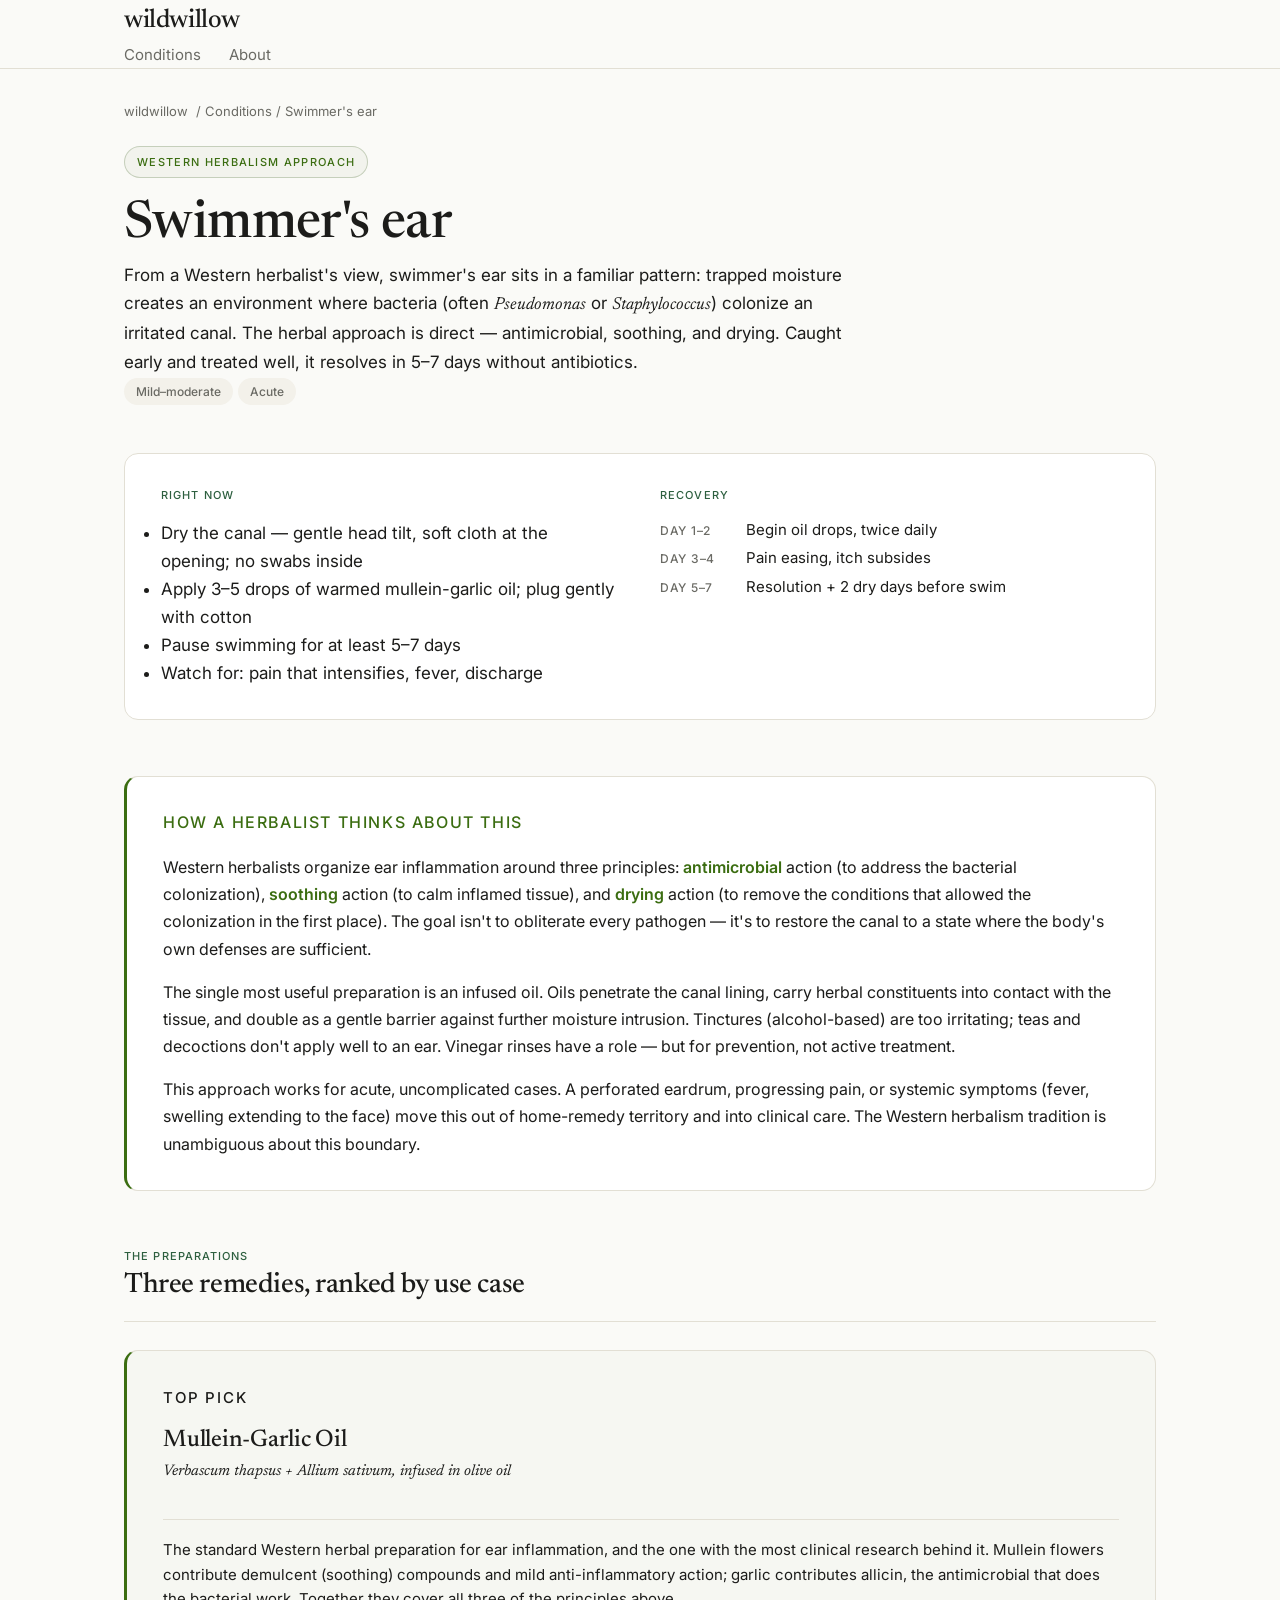
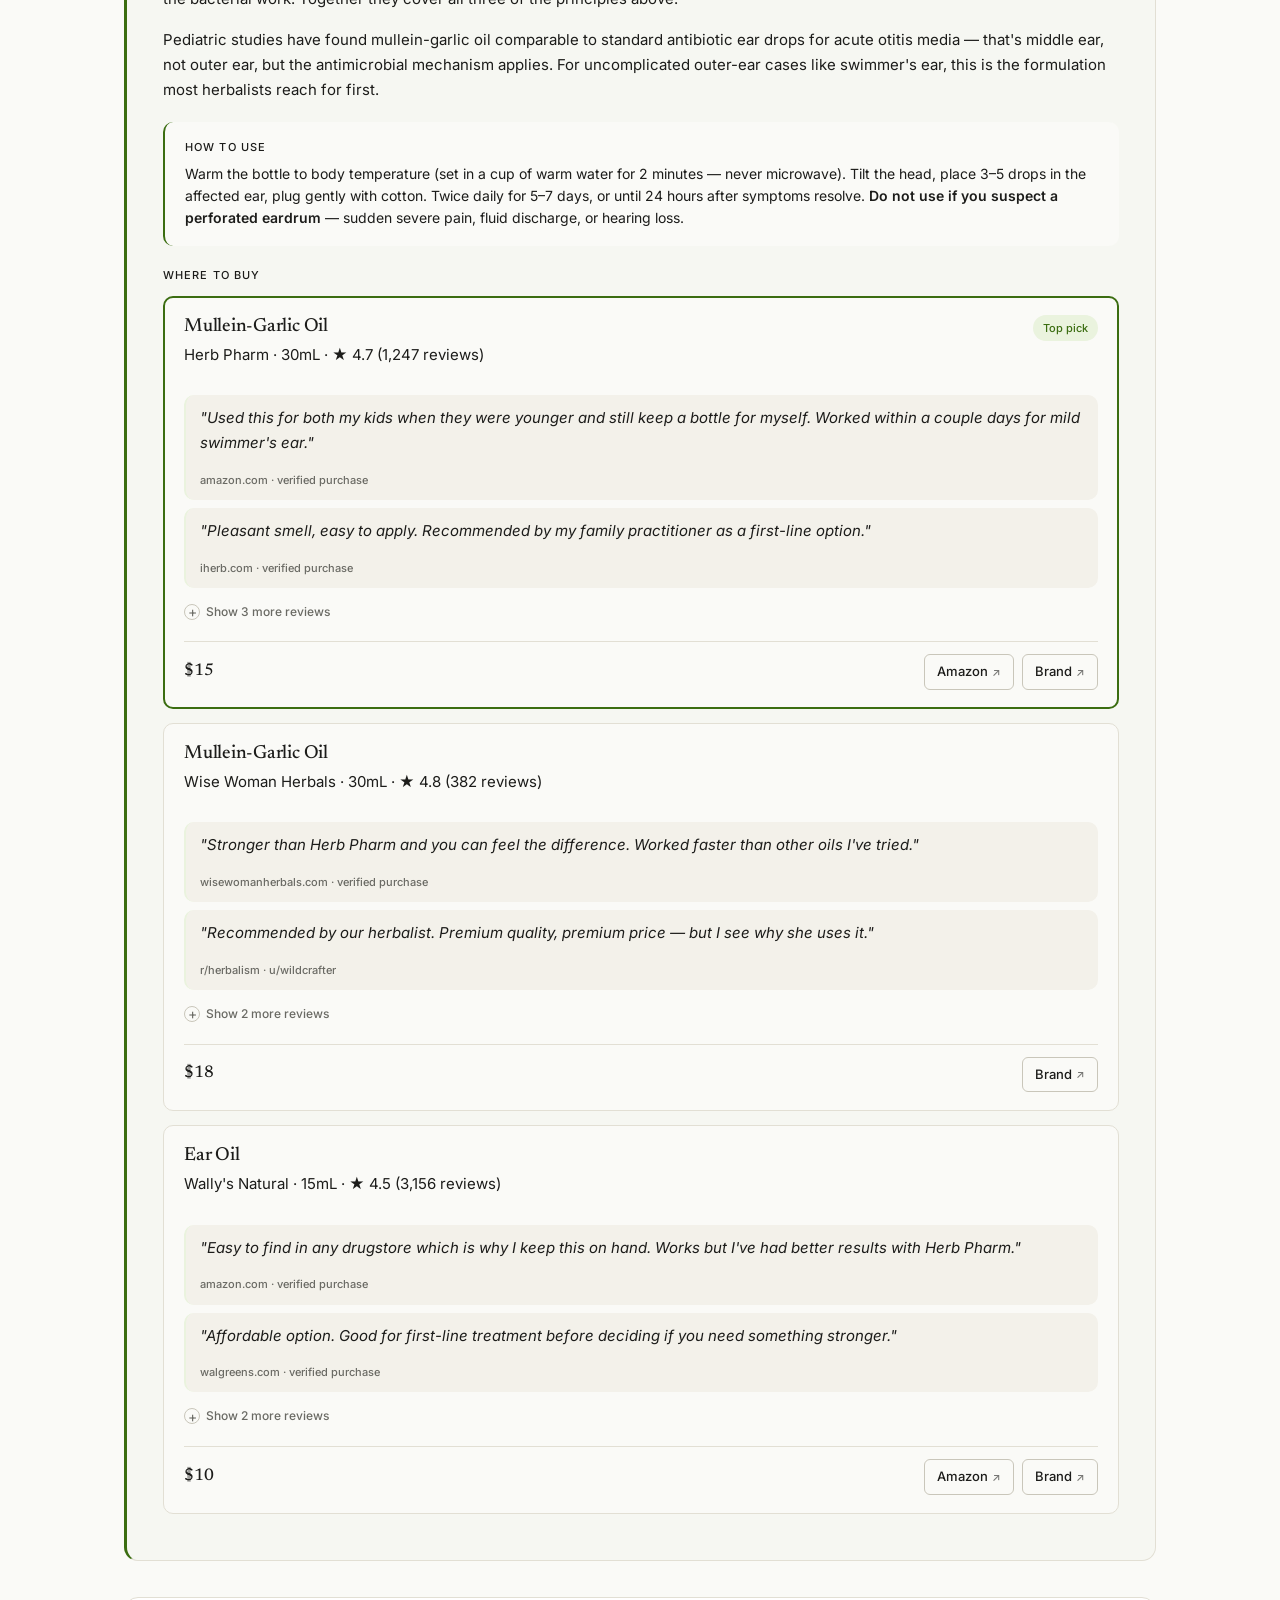
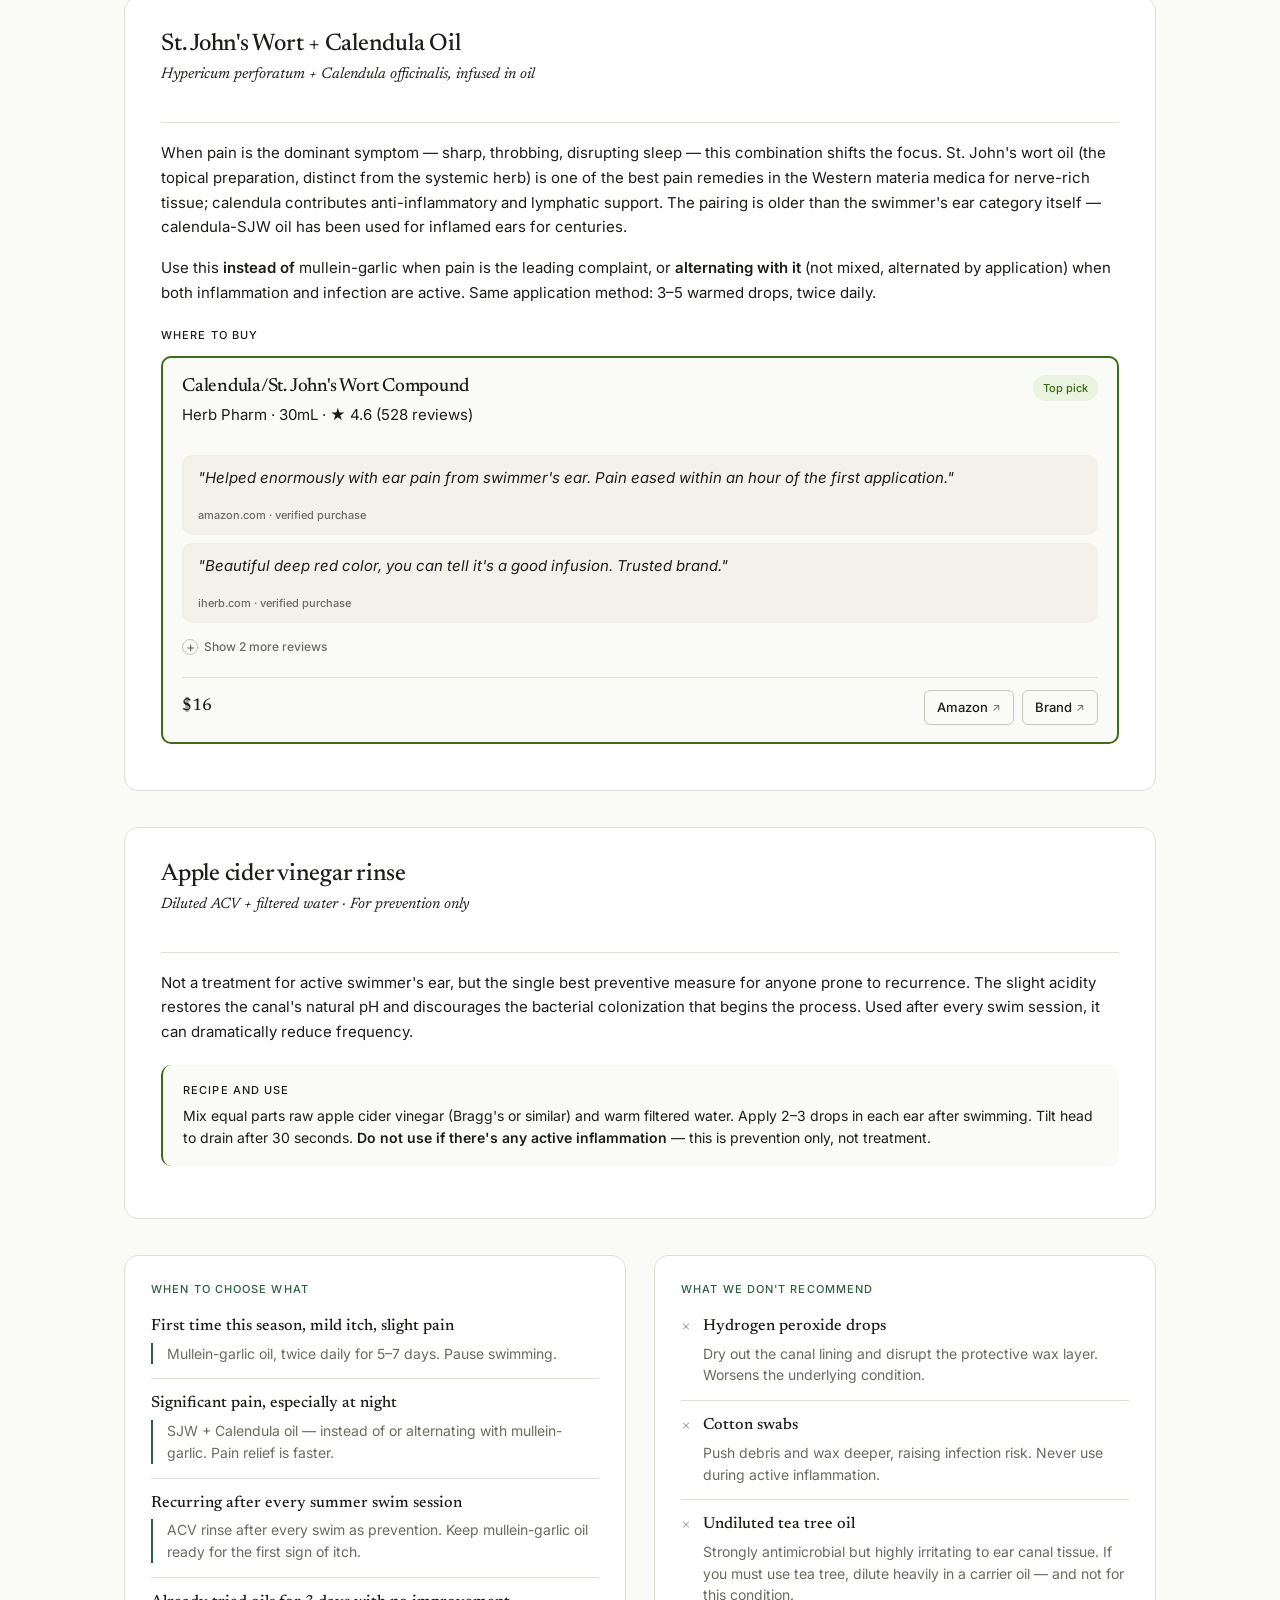
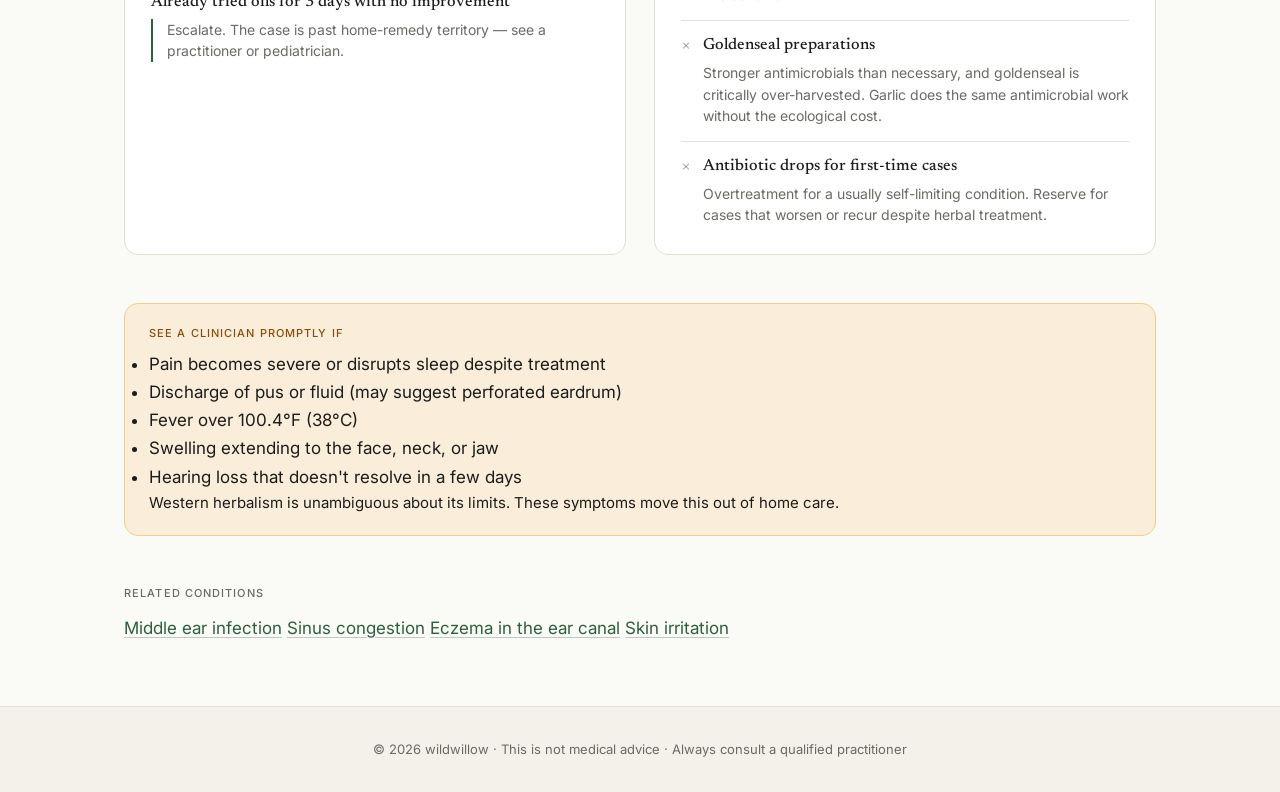
<file: conditions/swimmers-ear-herbalism.html>
<!DOCTYPE html>
<html lang="en">
<head>
  <meta charset="UTF-8">
  <meta name="viewport" content="width=device-width, initial-scale=1.0">
  <title>Swimmer's ear · Western herbalism — Wildwillow</title>
  <link rel="preconnect" href="https://fonts.googleapis.com">
  <link rel="preconnect" href="https://fonts.gstatic.com" crossorigin>
  <link href="https://fonts.googleapis.com/css2?family=Newsreader:opsz,wght@6..72,400;6..72,500;6..72,600&family=Inter:wght@400;500;600&display=swap" rel="stylesheet">
  <link rel="stylesheet" href="../styles.css">
</head>
<body>

  <header class="site-header">
    <div class="container">
      <a href="../herbalism.html" class="logo">wildwillow</a>
      <nav class="site-nav">
        <a href="#">Conditions</a>
        <a href="#">About</a>
      </nav>
    </div>
  </header>

  <div class="container">
    <p class="breadcrumb">
      <a href="../herbalism.html">wildwillow</a> / Conditions / Swimmer's ear
    </p>

    <header class="condition-header">
      <p class="approach-label" data-modality="herbalism">Western herbalism approach</p>
      <h1>Swimmer's ear</h1>
      <p class="condition-desc">
        From a Western herbalist's view, swimmer's ear sits in a familiar pattern: trapped moisture creates an environment where bacteria (often <em>Pseudomonas</em> or <em>Staphylococcus</em>) colonize an irritated canal. The herbal approach is direct — antimicrobial, soothing, and drying. Caught early and treated well, it resolves in 5–7 days without antibiotics.
      </p>
      <p class="condition-tags">
        <span class="tag">Mild–moderate</span>
        <span class="tag">Acute</span>
      </p>
    </header>

    <div class="prelude-grid">
      <section class="prelude-block">
        <p class="section-label">Right now</p>
        <ul class="immediate-actions">
          <li>Dry the canal — gentle head tilt, soft cloth at the opening; no swabs inside</li>
          <li>Apply 3–5 drops of warmed mullein-garlic oil; plug gently with cotton</li>
          <li>Pause swimming for at least 5–7 days</li>
          <li>Watch for: pain that intensifies, fever, discharge</li>
        </ul>
      </section>

      <section class="prelude-block">
        <p class="section-label">Recovery</p>
        <ol class="timeline">
          <li><span class="day">Day 1–2</span><span class="event">Begin oil drops, twice daily</span></li>
          <li><span class="day">Day 3–4</span><span class="event">Pain easing, itch subsides</span></li>
          <li><span class="day">Day 5–7</span><span class="event">Resolution + 2 dry days before swim</span></li>
        </ol>
      </section>
    </div>

    <section class="herbalist-frame">
      <p class="section-label">How a herbalist thinks about this</p>
      <p>
        Western herbalists organize ear inflammation around three principles: <strong>antimicrobial</strong> action (to address the bacterial colonization), <strong>soothing</strong> action (to calm inflamed tissue), and <strong>drying</strong> action (to remove the conditions that allowed the colonization in the first place). The goal isn't to obliterate every pathogen — it's to restore the canal to a state where the body's own defenses are sufficient.
      </p>
      <p>
        The single most useful preparation is an infused oil. Oils penetrate the canal lining, carry herbal constituents into contact with the tissue, and double as a gentle barrier against further moisture intrusion. Tinctures (alcohol-based) are too irritating; teas and decoctions don't apply well to an ear. Vinegar rinses have a role — but for prevention, not active treatment.
      </p>
      <p>
        This approach works for acute, uncomplicated cases. A perforated eardrum, progressing pain, or systemic symptoms (fever, swelling extending to the face) move this out of home-remedy territory and into clinical care. The Western herbalism tradition is unambiguous about this boundary.
      </p>
    </section>

    <header class="section-header">
      <p class="section-label">The preparations</p>
      <h2>Three remedies, ranked by use case</h2>
    </header>

    <div class="remedy-block remedy-top" data-modality="herbalism">
      <div class="remedy-header">
        <p class="remedy-rank">Top pick</p>
        <h3>Mullein-Garlic Oil</h3>
        <p class="remedy-meta"><em>Verbascum thapsus</em> + <em>Allium sativum</em>, infused in olive oil</p>
      </div>

      <p class="remedy-lede">
        The standard Western herbal preparation for ear inflammation, and the one with the most clinical research behind it. Mullein flowers contribute demulcent (soothing) compounds and mild anti-inflammatory action; garlic contributes allicin, the antimicrobial that does the bacterial work. Together they cover all three of the principles above.
      </p>

      <p>
        Pediatric studies have found mullein-garlic oil comparable to standard antibiotic ear drops for acute otitis media — that's middle ear, not outer ear, but the antimicrobial mechanism applies. For uncomplicated outer-ear cases like swimmer's ear, this is the formulation most herbalists reach for first.
      </p>

      <div class="how-to">
        <p class="how-to-label">How to use</p>
        <p>Warm the bottle to body temperature (set in a cup of warm water for 2 minutes — never microwave). Tilt the head, place 3–5 drops in the affected ear, plug gently with cotton. Twice daily for 5–7 days, or until 24 hours after symptoms resolve. <strong>Do not use if you suspect a perforated eardrum</strong> — sudden severe pain, fluid discharge, or hearing loss.</p>
      </div>

      <p class="brand-label">Where to buy</p>
      <div class="modality buy-options" data-modality="herbalism">
        <article class="product top-pick">
          <header class="product-header">
            <div>
              <h3>Mullein-Garlic Oil</h3>
              <p class="product-meta">Herb Pharm · 30mL · ★ 4.7 (1,247 reviews)</p>
            </div>
            <span class="pill pill-top">Top pick</span>
          </header>

          <div class="reviews">
            <blockquote class="review">
              <p>"Used this for both my kids when they were younger and still keep a bottle for myself. Worked within a couple days for mild swimmer's ear."</p>
              <cite>amazon.com · verified purchase</cite>
            </blockquote>
            <blockquote class="review">
              <p>"Pleasant smell, easy to apply. Recommended by my family practitioner as a first-line option."</p>
              <cite>iherb.com · verified purchase</cite>
            </blockquote>
            <details class="more-reviews">
              <summary>Show 3 more reviews</summary>
              <blockquote class="review">
                <p>"Helped with recurring swimmer's ear during competitive swim season. Used preventively after swims."</p>
                <cite>r/herbalism · u/openwaterswim</cite>
              </blockquote>
              <blockquote class="review">
                <p>"Good organic formulation. The garlic smell is strong but tolerable once warmed."</p>
                <cite>vitacost.com · verified purchase</cite>
              </blockquote>
              <blockquote class="review">
                <p>"Standard recommendation from our herbalist. Modest evidence, very well tolerated, works."</p>
                <cite>herb-pharm.com</cite>
              </blockquote>
            </details>
          </div>

          <footer class="product-footer">
            <span class="price">$15</span>
            <div class="cta-row">
              <a class="cta" href="https://www.amazon.com/s?k=mullein+garlic+oil+herb+pharm" target="_blank" rel="noopener">Amazon <span class="arrow">↗</span></a>
              <a class="cta" href="https://www.herb-pharm.com" target="_blank" rel="noopener">Brand <span class="arrow">↗</span></a>
            </div>
          </footer>
        </article>

        <article class="product">
          <header class="product-header">
            <div>
              <h3>Mullein-Garlic Oil</h3>
              <p class="product-meta">Wise Woman Herbals · 30mL · ★ 4.8 (382 reviews)</p>
            </div>
          </header>

          <div class="reviews">
            <blockquote class="review">
              <p>"Stronger than Herb Pharm and you can feel the difference. Worked faster than other oils I've tried."</p>
              <cite>wisewomanherbals.com · verified purchase</cite>
            </blockquote>
            <blockquote class="review">
              <p>"Recommended by our herbalist. Premium quality, premium price — but I see why she uses it."</p>
              <cite>r/herbalism · u/wildcrafter</cite>
            </blockquote>
            <details class="more-reviews">
              <summary>Show 2 more reviews</summary>
              <blockquote class="review">
                <p>"Strong infusion. The garlic content seems higher than other brands and the relief was quick."</p>
                <cite>amazon.com · verified purchase</cite>
              </blockquote>
              <blockquote class="review">
                <p>"This is what working herbalists use. Quality is unmistakable once you compare."</p>
                <cite>wisewomanherbals.com</cite>
              </blockquote>
            </details>
          </div>

          <footer class="product-footer">
            <span class="price">$18</span>
            <div class="cta-row">
              <a class="cta" href="https://wisewomanherbals.com" target="_blank" rel="noopener">Brand <span class="arrow">↗</span></a>
            </div>
          </footer>
        </article>

        <article class="product">
          <header class="product-header">
            <div>
              <h3>Ear Oil</h3>
              <p class="product-meta">Wally's Natural · 15mL · ★ 4.5 (3,156 reviews)</p>
            </div>
          </header>

          <div class="reviews">
            <blockquote class="review">
              <p>"Easy to find in any drugstore which is why I keep this on hand. Works but I've had better results with Herb Pharm."</p>
              <cite>amazon.com · verified purchase</cite>
            </blockquote>
            <blockquote class="review">
              <p>"Affordable option. Good for first-line treatment before deciding if you need something stronger."</p>
              <cite>walgreens.com · verified purchase</cite>
            </blockquote>
            <details class="more-reviews">
              <summary>Show 2 more reviews</summary>
              <blockquote class="review">
                <p>"The added carrier oils make it less intense which is nice if you don't like strong smells."</p>
                <cite>amazon.com · verified purchase</cite>
              </blockquote>
              <blockquote class="review">
                <p>"Wide availability is the selling point. Quality is decent, not premium."</p>
                <cite>cvs.com · verified purchase</cite>
              </blockquote>
            </details>
          </div>

          <footer class="product-footer">
            <span class="price">$10</span>
            <div class="cta-row">
              <a class="cta" href="https://www.amazon.com/s?k=wallys+natural+ear+oil" target="_blank" rel="noopener">Amazon <span class="arrow">↗</span></a>
              <a class="cta" href="https://www.wallysnatural.com" target="_blank" rel="noopener">Brand <span class="arrow">↗</span></a>
            </div>
          </footer>
        </article>
      </div>
    </div>

    <div class="remedy-block" data-modality="herbalism">
      <div class="remedy-header">
        <h3>St. John's Wort + Calendula Oil</h3>
        <p class="remedy-meta"><em>Hypericum perforatum</em> + <em>Calendula officinalis</em>, infused in oil</p>
      </div>

      <p>
        When pain is the dominant symptom — sharp, throbbing, disrupting sleep — this combination shifts the focus. St. John's wort oil (the topical preparation, distinct from the systemic herb) is one of the best pain remedies in the Western materia medica for nerve-rich tissue; calendula contributes anti-inflammatory and lymphatic support. The pairing is older than the swimmer's ear category itself — calendula-SJW oil has been used for inflamed ears for centuries.
      </p>

      <p>
        Use this <strong>instead of</strong> mullein-garlic when pain is the leading complaint, or <strong>alternating with it</strong> (not mixed, alternated by application) when both inflammation and infection are active. Same application method: 3–5 warmed drops, twice daily.
      </p>

      <p class="brand-label">Where to buy</p>
      <div class="modality buy-options" data-modality="herbalism">
        <article class="product top-pick">
          <header class="product-header">
            <div>
              <h3>Calendula/St. John's Wort Compound</h3>
              <p class="product-meta">Herb Pharm · 30mL · ★ 4.6 (528 reviews)</p>
            </div>
            <span class="pill pill-top">Top pick</span>
          </header>

          <div class="reviews">
            <blockquote class="review">
              <p>"Helped enormously with ear pain from swimmer's ear. Pain eased within an hour of the first application."</p>
              <cite>amazon.com · verified purchase</cite>
            </blockquote>
            <blockquote class="review">
              <p>"Beautiful deep red color, you can tell it's a good infusion. Trusted brand."</p>
              <cite>iherb.com · verified purchase</cite>
            </blockquote>
            <details class="more-reviews">
              <summary>Show 2 more reviews</summary>
              <blockquote class="review">
                <p>"Used this when mullein-garlic wasn't enough for nighttime pain. Worked."</p>
                <cite>amazon.com · verified purchase</cite>
              </blockquote>
              <blockquote class="review">
                <p>"My go-to for ear pain. Gentler than essential oils, more effective than warm compresses alone."</p>
                <cite>r/herbalism · u/midwiferymom</cite>
              </blockquote>
            </details>
          </div>

          <footer class="product-footer">
            <span class="price">$16</span>
            <div class="cta-row">
              <a class="cta" href="https://www.amazon.com/s?k=herb+pharm+calendula+st+johns+wort+compound" target="_blank" rel="noopener">Amazon <span class="arrow">↗</span></a>
              <a class="cta" href="https://www.herb-pharm.com" target="_blank" rel="noopener">Brand <span class="arrow">↗</span></a>
            </div>
          </footer>
        </article>
      </div>
    </div>

    <div class="remedy-block" data-modality="herbalism">
      <div class="remedy-header">
        <h3>Apple cider vinegar rinse</h3>
        <p class="remedy-meta">Diluted ACV + filtered water · For prevention only</p>
      </div>

      <p>
        Not a treatment for active swimmer's ear, but the single best preventive measure for anyone prone to recurrence. The slight acidity restores the canal's natural pH and discourages the bacterial colonization that begins the process. Used after every swim session, it can dramatically reduce frequency.
      </p>

      <div class="how-to">
        <p class="how-to-label">Recipe and use</p>
        <p>Mix equal parts raw apple cider vinegar (Bragg's or similar) and warm filtered water. Apply 2–3 drops in each ear after swimming. Tilt head to drain after 30 seconds. <strong>Do not use if there's any active inflammation</strong> — this is prevention only, not treatment.</p>
      </div>
    </div>

    <div class="editorial-pair">
      <section class="decision-aid">
        <p class="section-label">When to choose what</p>
        <ul class="scenarios">
          <li class="scenario">
            <p class="scenario-case">First time this season, mild itch, slight pain</p>
            <p class="scenario-action">Mullein-garlic oil, twice daily for 5–7 days. Pause swimming.</p>
          </li>
          <li class="scenario">
            <p class="scenario-case">Significant pain, especially at night</p>
            <p class="scenario-action">SJW + Calendula oil — instead of or alternating with mullein-garlic. Pain relief is faster.</p>
          </li>
          <li class="scenario">
            <p class="scenario-case">Recurring after every summer swim session</p>
            <p class="scenario-action">ACV rinse after every swim as prevention. Keep mullein-garlic oil ready for the first sign of itch.</p>
          </li>
          <li class="scenario">
            <p class="scenario-case">Already tried oils for 3 days with no improvement</p>
            <p class="scenario-action">Escalate. The case is past home-remedy territory — see a practitioner or pediatrician.</p>
          </li>
        </ul>
      </section>

      <section class="skip-list">
        <p class="section-label">What we don't recommend</p>
        <ul class="skip-items">
          <li>
            <p class="skip-item">Hydrogen peroxide drops</p>
            <p class="skip-reason">Dry out the canal lining and disrupt the protective wax layer. Worsens the underlying condition.</p>
          </li>
          <li>
            <p class="skip-item">Cotton swabs</p>
            <p class="skip-reason">Push debris and wax deeper, raising infection risk. Never use during active inflammation.</p>
          </li>
          <li>
            <p class="skip-item">Undiluted tea tree oil</p>
            <p class="skip-reason">Strongly antimicrobial but highly irritating to ear canal tissue. If you must use tea tree, dilute heavily in a carrier oil — and not for this condition.</p>
          </li>
          <li>
            <p class="skip-item">Goldenseal preparations</p>
            <p class="skip-reason">Stronger antimicrobials than necessary, and goldenseal is critically over-harvested. Garlic does the same antimicrobial work without the ecological cost.</p>
          </li>
          <li>
            <p class="skip-item">Antibiotic drops for first-time cases</p>
            <p class="skip-reason">Overtreatment for a usually self-limiting condition. Reserve for cases that worsen or recur despite herbal treatment.</p>
          </li>
        </ul>
      </section>
    </div>

    <aside class="doctor-callout" role="note">
      <p class="callout-label">See a clinician promptly if</p>
      <ul>
        <li>Pain becomes severe or disrupts sleep despite treatment</li>
        <li>Discharge of pus or fluid (may suggest perforated eardrum)</li>
        <li>Fever over 100.4°F (38°C)</li>
        <li>Swelling extending to the face, neck, or jaw</li>
        <li>Hearing loss that doesn't resolve in a few days</li>
      </ul>
      <p class="callout-note">Western herbalism is unambiguous about its limits. These symptoms move this out of home care.</p>
    </aside>

    <section class="related">
      <p class="section-label">Related conditions</p>
      <div class="related-chips">
        <a href="#">Middle ear infection</a>
        <a href="#">Sinus congestion</a>
        <a href="#">Eczema in the ear canal</a>
        <a href="#">Skin irritation</a>
      </div>
    </section>

  </div>

  <footer class="site-footer">
    <div class="container">
      <p>© 2026 wildwillow · This is not medical advice · Always consult a qualified practitioner</p>
    </div>
  </footer>

</body>
</html>
</file>
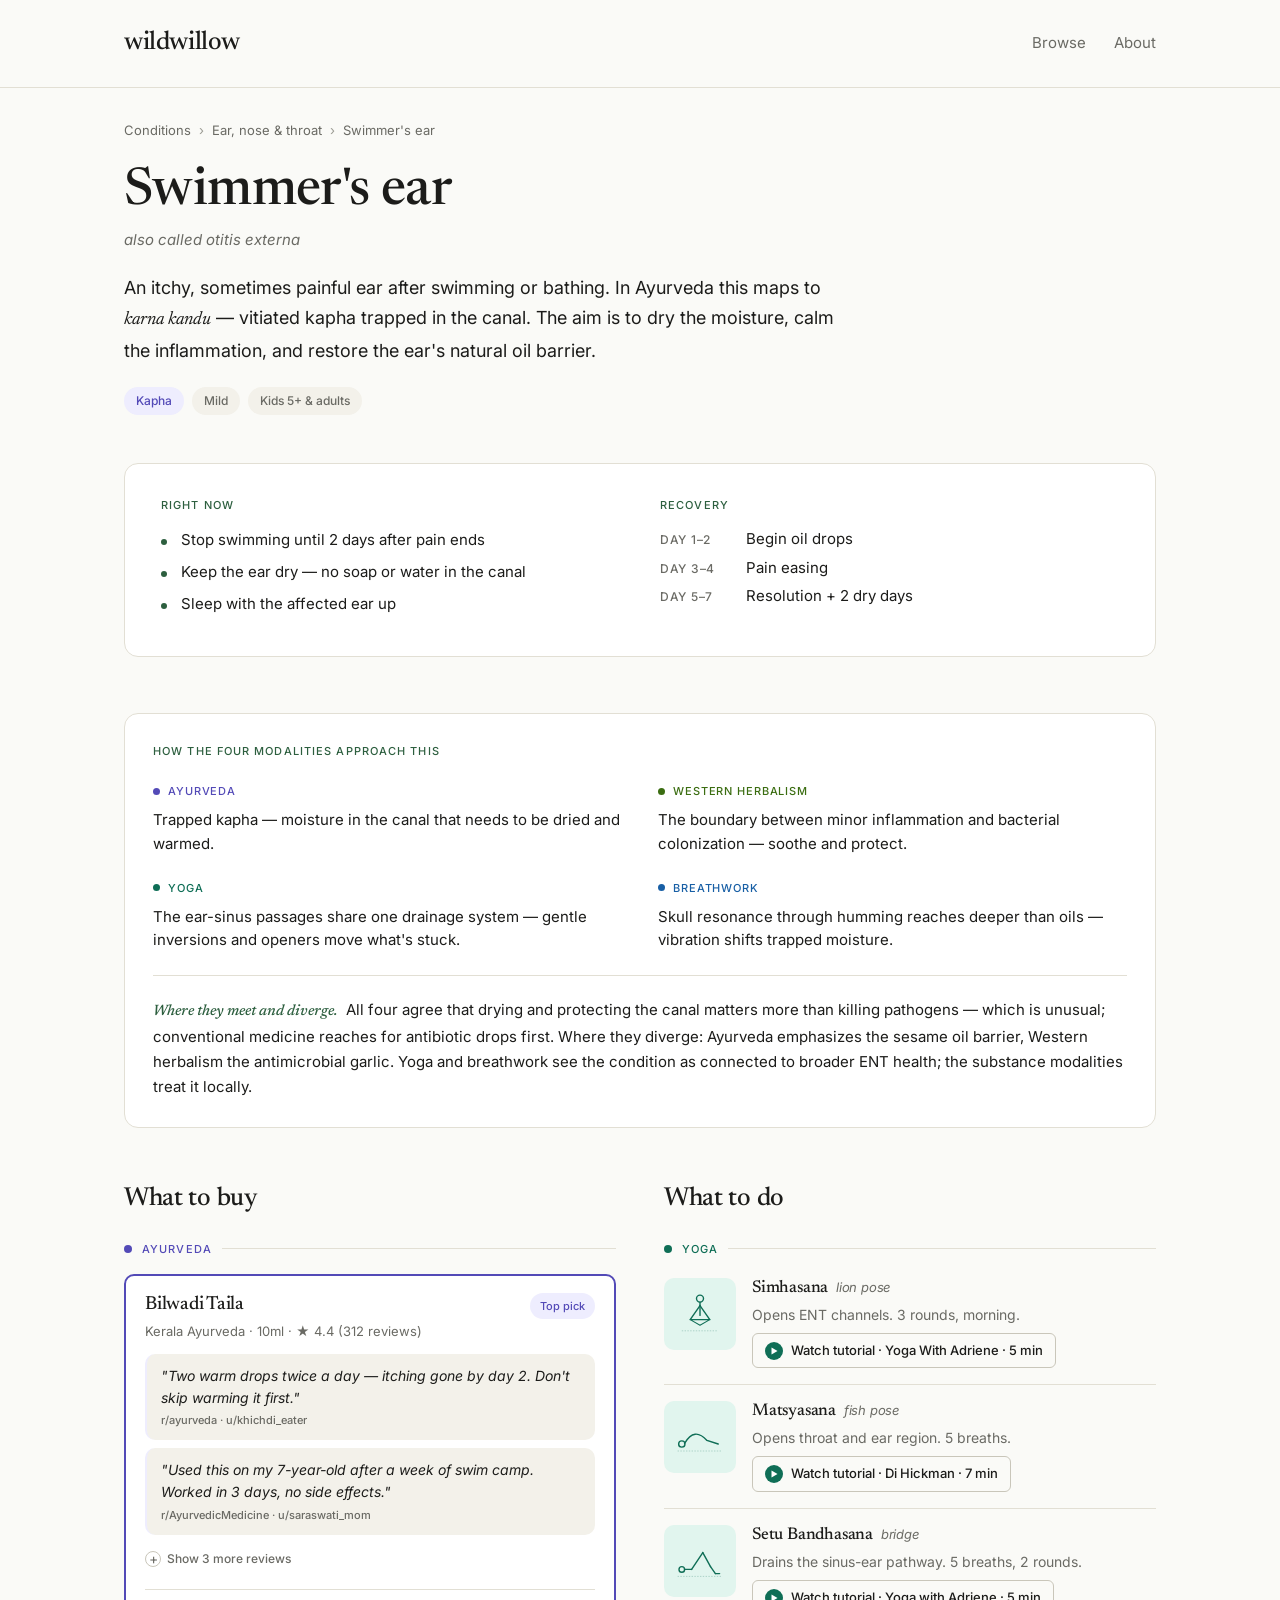
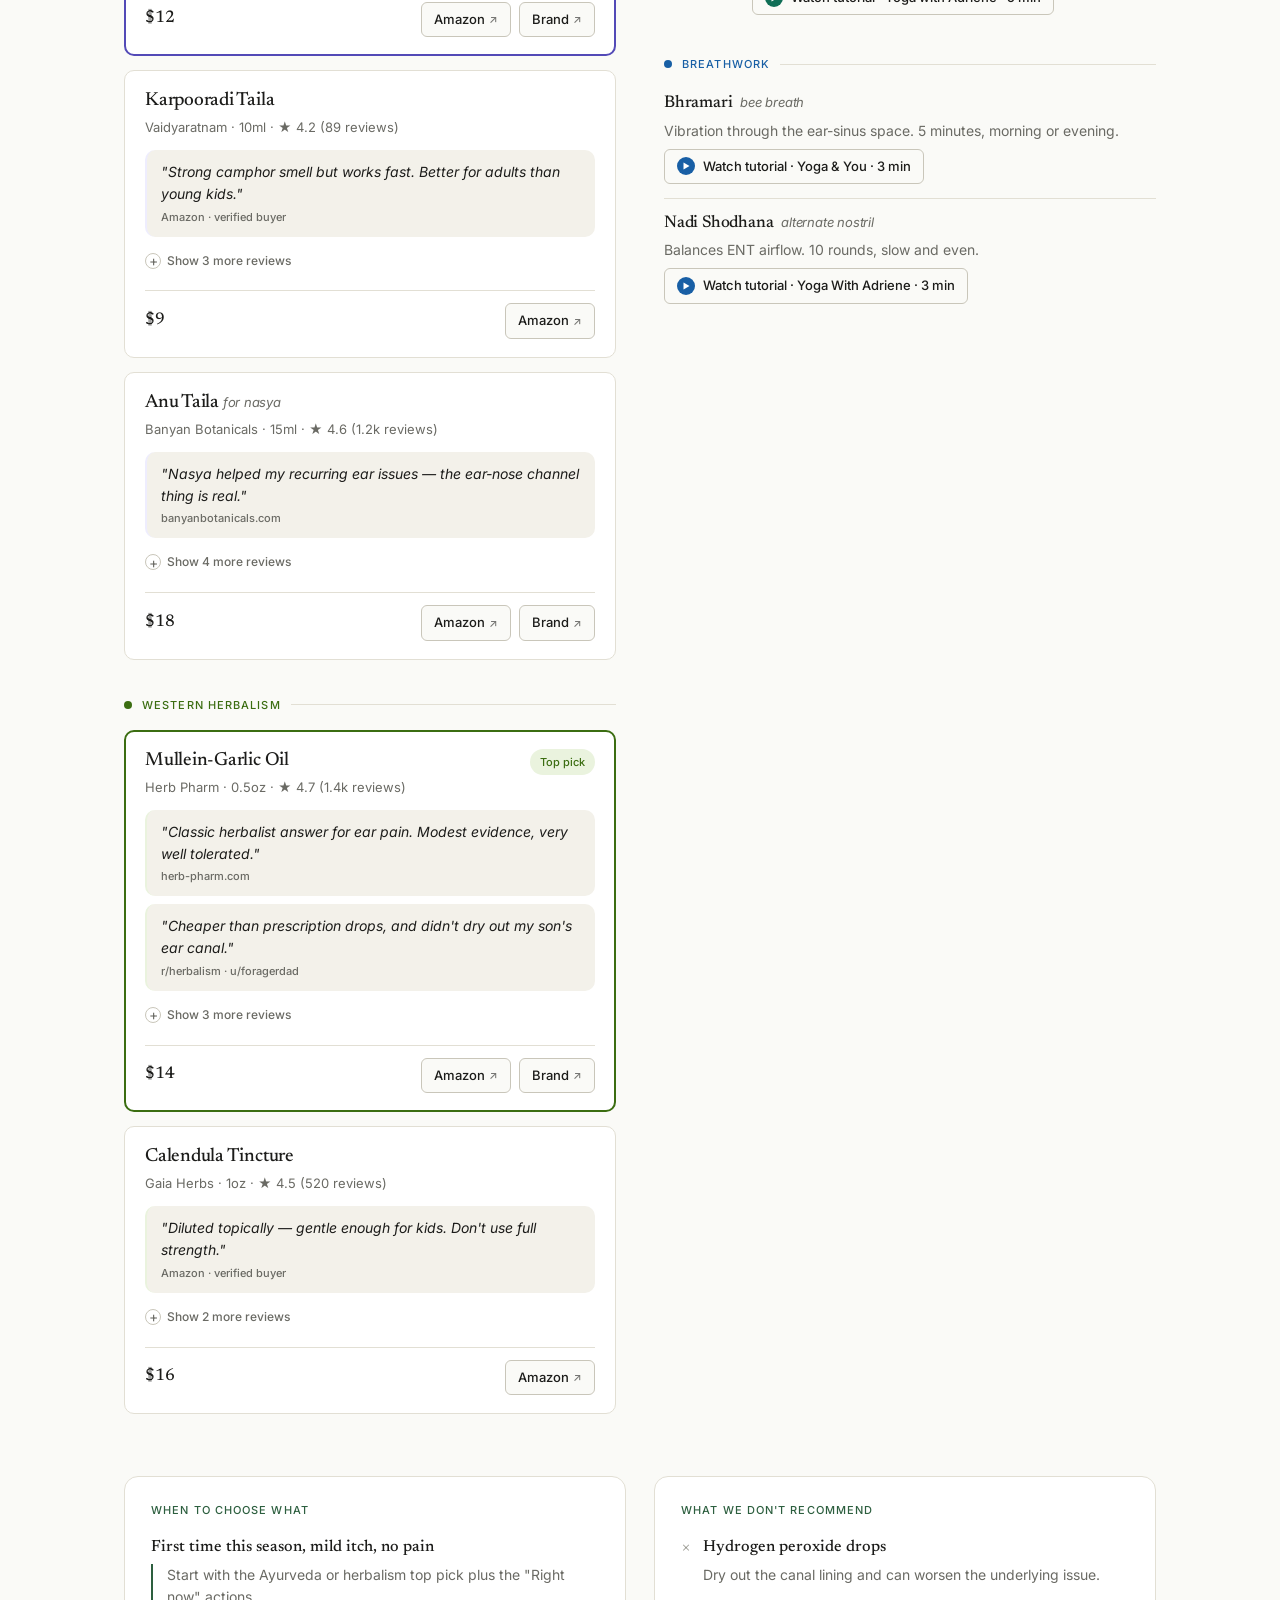
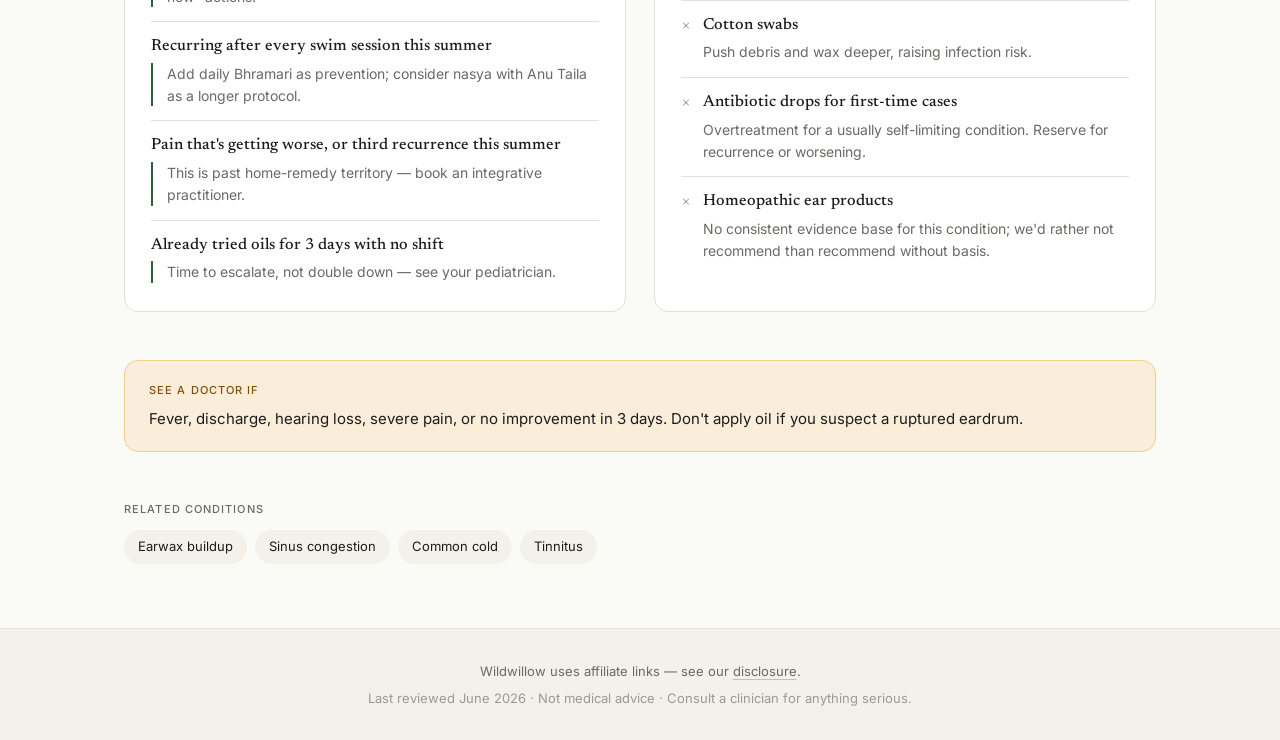
<file: conditions/swimmers-ear.html>
<!DOCTYPE html>
<html lang="en">
<head>
  <meta charset="UTF-8">
  <meta name="viewport" content="width=device-width, initial-scale=1.0">
  <title>Swimmer's ear — wildwillow</title>
  <meta name="description" content="Natural and integrative remedies for swimmer's ear in children — ayurveda, western herbalism, yoga and breathwork.">
  <link rel="preconnect" href="https://fonts.googleapis.com">
  <link rel="preconnect" href="https://fonts.gstatic.com" crossorigin>
  <link href="https://fonts.googleapis.com/css2?family=Newsreader:opsz,wght@6..72,400;6..72,500;6..72,600&family=Inter:wght@400;500;600&display=swap" rel="stylesheet">
  <link rel="stylesheet" href="../styles.css">
</head>
<body>

  <header class="site-header">
    <div class="container header-inner">
      <a href="../index.html" class="logo">wildwillow</a>
      <nav class="site-nav">
        <a href="../index.html">Browse</a>
        <a href="#">About</a>
      </nav>
    </div>
  </header>

  <main class="container">

    <nav class="breadcrumb" aria-label="Breadcrumb">
      <a href="../index.html">Conditions</a>
      <span class="sep">›</span>
      <a href="#">Ear, nose &amp; throat</a>
      <span class="sep">›</span>
      <span aria-current="page">Swimmer's ear</span>
    </nav>

    <header class="condition-header">
      <h1>Swimmer's ear</h1>
      <p class="also-known-as">also called otitis externa</p>
      <p class="description">
        An itchy, sometimes painful ear after swimming or bathing. In Ayurveda this maps to <em>karna kandu</em> — vitiated kapha trapped in the canal. The aim is to dry the moisture, calm the inflammation, and restore the ear's natural oil barrier.
      </p>
      <div class="tags">
        <span class="tag tag-dosha">Kapha</span>
        <span class="tag">Mild</span>
        <span class="tag">Kids 5+ &amp; adults</span>
      </div>
    </header>

    <div class="prelude-grid">
      <section class="prelude-block">
        <p class="section-label">Right now</p>
        <ul class="bullet-list">
          <li>Stop swimming until 2 days after pain ends</li>
          <li>Keep the ear dry — no soap or water in the canal</li>
          <li>Sleep with the affected ear up</li>
        </ul>
      </section>
      <section class="prelude-block">
        <p class="section-label">Recovery</p>
        <ol class="timeline">
          <li><span class="day">Day 1–2</span><span class="event">Begin oil drops</span></li>
          <li><span class="day">Day 3–4</span><span class="event">Pain easing</span></li>
          <li><span class="day">Day 5–7</span><span class="event">Resolution + 2 dry days</span></li>
        </ol>
      </section>
    </div>

    <section class="modality-overview">
      <p class="section-label">How the four modalities approach this</p>

      <div class="modality-perspectives">
        <div class="perspective" data-modality="ayurveda">
          <div class="perspective-marker">
            <span class="dot"></span>
            <span class="label">Ayurveda</span>
          </div>
          <p>Trapped kapha — moisture in the canal that needs to be dried and warmed.</p>
        </div>
        <div class="perspective" data-modality="herbalism">
          <div class="perspective-marker">
            <span class="dot"></span>
            <span class="label">Western herbalism</span>
          </div>
          <p>The boundary between minor inflammation and bacterial colonization — soothe and protect.</p>
        </div>
        <div class="perspective" data-modality="yoga">
          <div class="perspective-marker">
            <span class="dot"></span>
            <span class="label">Yoga</span>
          </div>
          <p>The ear-sinus passages share one drainage system — gentle inversions and openers move what's stuck.</p>
        </div>
        <div class="perspective" data-modality="breathwork">
          <div class="perspective-marker">
            <span class="dot"></span>
            <span class="label">Breathwork</span>
          </div>
          <p>Skull resonance through humming reaches deeper than oils — vibration shifts trapped moisture.</p>
        </div>
      </div>

      <p class="synthesis">
        <span class="synthesis-label">Where they meet and diverge.</span>
        All four agree that drying and protecting the canal matters more than killing pathogens — which is unusual; conventional medicine reaches for antibiotic drops first. Where they diverge: Ayurveda emphasizes the sesame oil barrier, Western herbalism the antimicrobial garlic. Yoga and breathwork see the condition as connected to broader ENT health; the substance modalities treat it locally.
      </p>
    </section>

    <div class="results-grid">

      <section class="column">
        <h2 class="column-title">What to buy</h2>

        <div class="modality" data-modality="ayurveda">
          <header class="modality-header">
            <span class="modality-dot"></span>
            <span class="modality-name">Ayurveda</span>
            <span class="modality-rule"></span>
          </header>

          <article class="product top-pick">
            <header class="product-header">
              <div>
                <h3>Bilwadi Taila</h3>
                <p class="product-meta">Kerala Ayurveda · 10ml · ★ 4.4 (312 reviews)</p>
              </div>
              <span class="pill pill-top">Top pick</span>
            </header>

            <div class="reviews">
              <blockquote class="review">
                <p>"Two warm drops twice a day — itching gone by day 2. Don't skip warming it first."</p>
                <cite>r/ayurveda · u/khichdi_eater</cite>
              </blockquote>
              <blockquote class="review">
                <p>"Used this on my 7-year-old after a week of swim camp. Worked in 3 days, no side effects."</p>
                <cite>r/AyurvedicMedicine · u/saraswati_mom</cite>
              </blockquote>
              <details class="more-reviews">
                <summary>Show 3 more reviews</summary>
                <blockquote class="review">
                  <p>"Authentic Ashtanga Hridaya formulation. Sesame base coats the canal effectively."</p>
                  <cite>keralaayurveda.us</cite>
                </blockquote>
                <blockquote class="review">
                  <p>"Pediatrician approved this as a follow-up after antibiotics didn't fully clear it."</p>
                  <cite>r/ParentingNatural · u/three_kids_mom</cite>
                </blockquote>
                <blockquote class="review">
                  <p>"Strong smell from the wood apple. Worth it — daughter said the itch stopped overnight."</p>
                  <cite>r/ayurveda · u/herbal_dad</cite>
                </blockquote>
              </details>
            </div>

            <footer class="product-footer">
              <span class="price">$12</span>
              <div class="cta-row">
                <a class="cta" href="https://www.amazon.com/s?k=bilwadi+taila+kerala+ayurveda" target="_blank" rel="noopener">Amazon <span class="arrow">↗</span></a>
                <a class="cta" href="https://keralaayurveda.us" target="_blank" rel="noopener">Brand <span class="arrow">↗</span></a>
              </div>
            </footer>
          </article>

          <article class="product">
            <header class="product-header">
              <div>
                <h3>Karpooradi Taila</h3>
                <p class="product-meta">Vaidyaratnam · 10ml · ★ 4.2 (89 reviews)</p>
              </div>
            </header>

            <div class="reviews">
              <blockquote class="review">
                <p>"Strong camphor smell but works fast. Better for adults than young kids."</p>
                <cite>Amazon · verified buyer</cite>
              </blockquote>
              <details class="more-reviews">
                <summary>Show 3 more reviews</summary>
                <blockquote class="review">
                  <p>"More heating than bilwadi. I use it when there's actual pain, not just itching."</p>
                  <cite>r/ayurveda · u/agni_researcher</cite>
                </blockquote>
                <blockquote class="review">
                  <p>"Traditional Kerala preparation. Camphor and clove combine for fast pain relief."</p>
                  <cite>vaidyaratnam.com</cite>
                </blockquote>
                <blockquote class="review">
                  <p>"Pain relief in hours, not days. My go-to for acute ear discomfort."</p>
                  <cite>Amazon · verified buyer</cite>
                </blockquote>
              </details>
            </div>

            <footer class="product-footer">
              <span class="price">$9</span>
              <div class="cta-row">
                <a class="cta" href="https://www.amazon.com/s?k=karpooradi+taila" target="_blank" rel="noopener">Amazon <span class="arrow">↗</span></a>
              </div>
            </footer>
          </article>

          <article class="product">
            <header class="product-header">
              <div>
                <h3>Anu Taila <span class="qualifier">for nasya</span></h3>
                <p class="product-meta">Banyan Botanicals · 15ml · ★ 4.6 (1.2k reviews)</p>
              </div>
            </header>

            <div class="reviews">
              <blockquote class="review">
                <p>"Nasya helped my recurring ear issues — the ear-nose channel thing is real."</p>
                <cite>banyanbotanicals.com</cite>
              </blockquote>
              <details class="more-reviews">
                <summary>Show 4 more reviews</summary>
                <blockquote class="review">
                  <p>"Don't expect immediate ear relief — this is preventive maintenance, not acute treatment."</p>
                  <cite>r/ayurveda · u/dosha_balanced</cite>
                </blockquote>
                <blockquote class="review">
                  <p>"Used daily during monsoon season, no more sinus issues that lead to ear problems."</p>
                  <cite>Amazon · verified buyer</cite>
                </blockquote>
                <blockquote class="review">
                  <p>"The 33-herb formulation is the real deal. Smell is distinctive but tolerable."</p>
                  <cite>r/AyurvedicMedicine · u/vata_practitioner</cite>
                </blockquote>
                <blockquote class="review">
                  <p>"Daily ritual transformed my chronic ENT issues. Takes a few weeks to feel the shift."</p>
                  <cite>banyanbotanicals.com</cite>
                </blockquote>
              </details>
            </div>

            <footer class="product-footer">
              <span class="price">$18</span>
              <div class="cta-row">
                <a class="cta" href="https://www.amazon.com/s?k=anu+taila+banyan+botanicals" target="_blank" rel="noopener">Amazon <span class="arrow">↗</span></a>
                <a class="cta" href="https://www.banyanbotanicals.com" target="_blank" rel="noopener">Brand <span class="arrow">↗</span></a>
              </div>
            </footer>
          </article>
        </div>

        <div class="modality" data-modality="herbalism">
          <header class="modality-header">
            <span class="modality-dot"></span>
            <span class="modality-name">Western herbalism</span>
            <span class="modality-rule"></span>
          </header>

          <article class="product top-pick">
            <header class="product-header">
              <div>
                <h3>Mullein-Garlic Oil</h3>
                <p class="product-meta">Herb Pharm · 0.5oz · ★ 4.7 (1.4k reviews)</p>
              </div>
              <span class="pill pill-top">Top pick</span>
            </header>

            <div class="reviews">
              <blockquote class="review">
                <p>"Classic herbalist answer for ear pain. Modest evidence, very well tolerated."</p>
                <cite>herb-pharm.com</cite>
              </blockquote>
              <blockquote class="review">
                <p>"Cheaper than prescription drops, and didn't dry out my son's ear canal."</p>
                <cite>r/herbalism · u/foragerdad</cite>
              </blockquote>
              <details class="more-reviews">
                <summary>Show 3 more reviews</summary>
                <blockquote class="review">
                  <p>"Our pediatrician actually recommended this for non-severe cases."</p>
                  <cite>r/Parenting · u/two_under_three</cite>
                </blockquote>
                <blockquote class="review">
                  <p>"Garlic smell is strong but kids tolerate it. Glycerin base feels soothing."</p>
                  <cite>Amazon · verified buyer</cite>
                </blockquote>
                <blockquote class="review">
                  <p>"Used at first sign of discomfort. Stops it from becoming a full infection."</p>
                  <cite>r/AlternativeHealth · u/herbalist_mom</cite>
                </blockquote>
              </details>
            </div>

            <footer class="product-footer">
              <span class="price">$14</span>
              <div class="cta-row">
                <a class="cta" href="https://www.amazon.com/s?k=mullein+garlic+oil+herb+pharm" target="_blank" rel="noopener">Amazon <span class="arrow">↗</span></a>
                <a class="cta" href="https://www.herb-pharm.com" target="_blank" rel="noopener">Brand <span class="arrow">↗</span></a>
              </div>
            </footer>
          </article>

          <article class="product">
            <header class="product-header">
              <div>
                <h3>Calendula Tincture</h3>
                <p class="product-meta">Gaia Herbs · 1oz · ★ 4.5 (520 reviews)</p>
              </div>
            </header>

            <div class="reviews">
              <blockquote class="review">
                <p>"Diluted topically — gentle enough for kids. Don't use full strength."</p>
                <cite>Amazon · verified buyer</cite>
              </blockquote>
              <details class="more-reviews">
                <summary>Show 2 more reviews</summary>
                <blockquote class="review">
                  <p>"External use only around the ear region. Anti-inflammatory and soothing."</p>
                  <cite>r/herbalism · u/wildcrafter</cite>
                </blockquote>
                <blockquote class="review">
                  <p>"Worked for my toddler's red, irritated ear after a long pool day."</p>
                  <cite>r/Mommit · u/poolside_summer</cite>
                </blockquote>
              </details>
            </div>

            <footer class="product-footer">
              <span class="price">$16</span>
              <div class="cta-row">
                <a class="cta" href="https://www.amazon.com/s?k=calendula+tincture+gaia+herbs" target="_blank" rel="noopener">Amazon <span class="arrow">↗</span></a>
              </div>
            </footer>
          </article>
        </div>
      </section>

      <section class="column">
        <h2 class="column-title">What to do</h2>

        <div class="modality" data-modality="yoga">
          <header class="modality-header">
            <span class="modality-dot"></span>
            <span class="modality-name">Yoga</span>
            <span class="modality-rule"></span>
          </header>

          <ul class="practices practices-yoga">
            <li>
              <div class="pose-illustration">
                <svg viewBox="0 0 80 80" aria-hidden="true">
                  <circle cx="40" cy="18" r="5" fill="none" stroke="currentColor" stroke-width="2"/>
                  <line x1="40" y1="23" x2="40" y2="42" stroke="currentColor" stroke-width="2" stroke-linecap="round"/>
                  <line x1="40" y1="28" x2="26" y2="48" stroke="currentColor" stroke-width="2" stroke-linecap="round"/>
                  <line x1="40" y1="28" x2="54" y2="48" stroke="currentColor" stroke-width="2" stroke-linecap="round"/>
                  <path d="M 26 48 L 40 56 L 54 48 Z" fill="none" stroke="currentColor" stroke-width="1.5" stroke-linejoin="round"/>
                  <line x1="14" y1="64" x2="66" y2="64" stroke="currentColor" stroke-width="1" stroke-dasharray="2 2" opacity="0.35"/>
                </svg>
              </div>
              <div class="practice-text">
                <h3>Simhasana <span class="english">lion pose</span></h3>
                <p>Opens ENT channels. 3 rounds, morning.</p>
                <a class="video-link" href="https://www.youtube.com/watch?v=xdUyHPa66A4" target="_blank" rel="noopener">
                  <span class="play-icon" aria-hidden="true">
                    <svg viewBox="0 0 20 20"><path d="M5 3 L17 10 L5 17 Z" fill="currentColor"/></svg>
                  </span>
                  <span>Watch tutorial · Yoga With Adriene · 5 min</span>
                </a>
              </div>
            </li>

            <li>
              <div class="pose-illustration">
                <svg viewBox="0 0 80 80" aria-hidden="true">
                  <circle cx="14" cy="50" r="4.5" fill="none" stroke="currentColor" stroke-width="2"/>
                  <path d="M 18 49 Q 32 25 50 45 L 66 50" fill="none" stroke="currentColor" stroke-width="2" stroke-linecap="round"/>
                  <line x1="8" y1="60" x2="72" y2="60" stroke="currentColor" stroke-width="1" stroke-dasharray="2 2" opacity="0.35"/>
                </svg>
              </div>
              <div class="practice-text">
                <h3>Matsyasana <span class="english">fish pose</span></h3>
                <p>Opens throat and ear region. 5 breaths.</p>
                <a class="video-link" href="https://www.youtube.com/watch?v=J-Ej6osTKc0" target="_blank" rel="noopener">
                  <span class="play-icon" aria-hidden="true">
                    <svg viewBox="0 0 20 20"><path d="M5 3 L17 10 L5 17 Z" fill="currentColor"/></svg>
                  </span>
                  <span>Watch tutorial · Di Hickman · 7 min</span>
                </a>
              </div>
            </li>

            <li>
              <div class="pose-illustration">
                <svg viewBox="0 0 80 80" aria-hidden="true">
                  <circle cx="14" cy="52" r="4" fill="none" stroke="currentColor" stroke-width="2"/>
                  <line x1="18" y1="52" x2="28" y2="52" stroke="currentColor" stroke-width="2" stroke-linecap="round"/>
                  <line x1="28" y1="52" x2="44" y2="28" stroke="currentColor" stroke-width="2" stroke-linecap="round"/>
                  <line x1="44" y1="28" x2="55" y2="48" stroke="currentColor" stroke-width="2" stroke-linecap="round"/>
                  <line x1="55" y1="48" x2="62" y2="58" stroke="currentColor" stroke-width="2" stroke-linecap="round"/>
                  <line x1="62" y1="58" x2="68" y2="58" stroke="currentColor" stroke-width="2" stroke-linecap="round"/>
                  <line x1="8" y1="62" x2="72" y2="62" stroke="currentColor" stroke-width="1" stroke-dasharray="2 2" opacity="0.35"/>
                </svg>
              </div>
              <div class="practice-text">
                <h3>Setu Bandhasana <span class="english">bridge</span></h3>
                <p>Drains the sinus-ear pathway. 5 breaths, 2 rounds.</p>
                <a class="video-link" href="https://www.youtube.com/watch?v=NnbvPeAIhmA" target="_blank" rel="noopener">
                  <span class="play-icon" aria-hidden="true">
                    <svg viewBox="0 0 20 20"><path d="M5 3 L17 10 L5 17 Z" fill="currentColor"/></svg>
                  </span>
                  <span>Watch tutorial · Yoga with Adriene · 5 min</span>
                </a>
              </div>
            </li>
          </ul>
        </div>

        <div class="modality" data-modality="breathwork">
          <header class="modality-header">
            <span class="modality-dot"></span>
            <span class="modality-name">Breathwork</span>
            <span class="modality-rule"></span>
          </header>

          <ul class="practices practices-breath">
            <li>
              <div class="practice-text">
                <h3>Bhramari <span class="english">bee breath</span></h3>
                <p>Vibration through the ear-sinus space. 5 minutes, morning or evening.</p>
                <a class="video-link" href="https://www.youtube.com/watch?v=KkurfEQrg94" target="_blank" rel="noopener">
                  <span class="play-icon" aria-hidden="true">
                    <svg viewBox="0 0 20 20"><path d="M5 3 L17 10 L5 17 Z" fill="currentColor"/></svg>
                  </span>
                  <span>Watch tutorial · Yoga &amp; You · 3 min</span>
                </a>
              </div>
            </li>
            <li>
              <div class="practice-text">
                <h3>Nadi Shodhana <span class="english">alternate nostril</span></h3>
                <p>Balances ENT airflow. 10 rounds, slow and even.</p>
                <a class="video-link" href="https://www.youtube.com/watch?v=OhBU2CcOkSM" target="_blank" rel="noopener">
                  <span class="play-icon" aria-hidden="true">
                    <svg viewBox="0 0 20 20"><path d="M5 3 L17 10 L5 17 Z" fill="currentColor"/></svg>
                  </span>
                  <span>Watch tutorial · Yoga With Adriene · 3 min</span>
                </a>
              </div>
            </li>
          </ul>
        </div>
      </section>

    </div>

    <div class="editorial-pair">
      <section class="decision-aid">
        <p class="section-label">When to choose what</p>
        <ul class="scenarios">
          <li class="scenario">
            <p class="scenario-case">First time this season, mild itch, no pain</p>
            <p class="scenario-action">Start with the Ayurveda or herbalism top pick plus the "Right now" actions.</p>
          </li>
          <li class="scenario">
            <p class="scenario-case">Recurring after every swim session this summer</p>
            <p class="scenario-action">Add daily Bhramari as prevention; consider nasya with Anu Taila as a longer protocol.</p>
          </li>
          <li class="scenario">
            <p class="scenario-case">Pain that's getting worse, or third recurrence this summer</p>
            <p class="scenario-action">This is past home-remedy territory — book an integrative practitioner.</p>
          </li>
          <li class="scenario">
            <p class="scenario-case">Already tried oils for 3 days with no shift</p>
            <p class="scenario-action">Time to escalate, not double down — see your pediatrician.</p>
          </li>
        </ul>
      </section>

      <section class="skip-list">
        <p class="section-label">What we don't recommend</p>
        <ul class="skip-items">
          <li>
            <p class="skip-item">Hydrogen peroxide drops</p>
            <p class="skip-reason">Dry out the canal lining and can worsen the underlying issue.</p>
          </li>
          <li>
            <p class="skip-item">Cotton swabs</p>
            <p class="skip-reason">Push debris and wax deeper, raising infection risk.</p>
          </li>
          <li>
            <p class="skip-item">Antibiotic drops for first-time cases</p>
            <p class="skip-reason">Overtreatment for a usually self-limiting condition. Reserve for recurrence or worsening.</p>
          </li>
          <li>
            <p class="skip-item">Homeopathic ear products</p>
            <p class="skip-reason">No consistent evidence base for this condition; we'd rather not recommend than recommend without basis.</p>
          </li>
        </ul>
      </section>
    </div>

    <aside class="doctor-callout" role="note">
      <p class="callout-label">See a doctor if</p>
      <p>Fever, discharge, hearing loss, severe pain, or no improvement in 3 days. Don't apply oil if you suspect a ruptured eardrum.</p>
    </aside>

    <section class="related">
      <p class="section-label">Related conditions</p>
      <div class="chips">
        <a href="#" class="chip">Earwax buildup</a>
        <a href="#" class="chip">Sinus congestion</a>
        <a href="#" class="chip">Common cold</a>
        <a href="#" class="chip">Tinnitus</a>
      </div>
    </section>

  </main>

  <footer class="site-footer">
    <div class="container">
      <p>Wildwillow uses affiliate links — see our <a href="#">disclosure</a>.</p>
      <p class="footer-meta">Last reviewed June 2026 · Not medical advice · Consult a clinician for anything serious.</p>
    </div>
  </footer>

</body>
</html>
</file>
<file: styles.css>
:root {
  --bg: #fafaf7;
  --surface: #ffffff;
  --surface-subtle: #f3f1ea;
  --text: #1c1c1a;
  --text-muted: #6a6a64;
  --text-dim: #9a9a92;
  --border: #e2dfd4;
  --border-strong: #c9c6ba;
  --accent: #2d5f3f;

  --ayurveda: #534ab7;
  --ayurveda-soft: #eeedfe;
  --herbalism: #3b6d11;
  --herbalism-soft: #eaf3de;
  --yoga: #0f6e56;
  --yoga-soft: #e1f5ee;
  --breathwork: #185fa5;
  --breathwork-soft: #e6f1fb;

  --warning: #854f0b;
  --warning-bg: #faeeda;
  --warning-border: #f0d089;

  --radius: 10px;
  --radius-lg: 14px;
}

* { box-sizing: border-box; margin: 0; padding: 0; }

html { -webkit-font-smoothing: antialiased; -moz-osx-font-smoothing: grayscale; }

body {
  font-family: 'Inter', system-ui, -apple-system, sans-serif;
  font-size: 17px;
  line-height: 1.65;
  color: var(--text);
  background: var(--bg);
}

a {
  color: var(--accent);
  text-decoration: underline;
  text-decoration-color: rgba(45, 95, 63, 0.3);
  text-underline-offset: 3px;
  transition: text-decoration-color 0.15s ease;
}

a:hover { text-decoration-color: var(--accent); }

h1, h2, h3 {
  font-family: 'Newsreader', Georgia, serif;
  font-weight: 500;
  letter-spacing: -0.012em;
  color: var(--text);
}

em {
  font-family: 'Newsreader', Georgia, serif;
  font-style: italic;
  font-size: 1.02em;
}

.container {
  max-width: 1080px;
  margin: 0 auto;
  padding: 0 24px;
}

/* ===== Site header ===== */

.site-header {
  border-bottom: 1px solid var(--border);
  background: var(--bg);
}

.header-inner {
  display: flex;
  align-items: center;
  justify-content: space-between;
  padding-top: 22px;
  padding-bottom: 22px;
}

.logo {
  font-family: 'Newsreader', Georgia, serif;
  font-size: 26px;
  font-weight: 500;
  color: var(--text);
  text-decoration: none;
  letter-spacing: -0.015em;
}

.site-nav { display: flex; gap: 28px; }
.site-nav a { font-size: 15px; color: var(--text-muted); text-decoration: none; }
.site-nav a:hover { color: var(--text); }

/* ===== Breadcrumb ===== */

.breadcrumb {
  display: flex;
  align-items: center;
  gap: 8px;
  flex-wrap: wrap;
  font-size: 13px;
  color: var(--text-muted);
  margin-top: 32px;
  margin-bottom: 24px;
}

.breadcrumb a { color: var(--text-muted); text-decoration: none; }
.breadcrumb a:hover { color: var(--text); }
.breadcrumb .sep { color: var(--text-dim); }

/* ===== Condition header ===== */

.condition-header {
  margin-bottom: 48px;
  max-width: 720px;
}

.condition-header h1 {
  font-size: 44px;
  line-height: 1.05;
  margin-bottom: 8px;
}

.also-known-as {
  font-size: 15px;
  color: var(--text-muted);
  font-style: italic;
  margin-bottom: 20px;
}

.description {
  font-size: 18px;
  line-height: 1.7;
  color: var(--text);
  margin-bottom: 20px;
}

.tags { display: flex; gap: 8px; flex-wrap: wrap; }

.tag {
  display: inline-flex;
  align-items: center;
  padding: 4px 12px;
  border-radius: 999px;
  font-size: 12px;
  font-weight: 500;
  background: var(--surface-subtle);
  color: var(--text-muted);
}

.tag-dosha { background: var(--ayurveda-soft); color: var(--ayurveda); }

/* ===== Prelude blocks ===== */

.prelude-grid {
  display: grid;
  grid-template-columns: 1fr;
  gap: 24px;
  margin-bottom: 56px;
  padding: 28px;
  background: var(--surface);
  border: 1px solid var(--border);
  border-radius: var(--radius-lg);
}

.prelude-block { min-width: 0; }

.section-label {
  font-size: 11px;
  font-weight: 500;
  text-transform: uppercase;
  letter-spacing: 0.1em;
  color: var(--accent);
  margin-bottom: 14px;
}

.bullet-list { list-style: none; }

.bullet-list li {
  position: relative;
  padding-left: 20px;
  margin-bottom: 8px;
  font-size: 15px;
  line-height: 1.6;
}

.bullet-list li::before {
  content: '';
  position: absolute;
  left: 0;
  top: 11px;
  width: 6px;
  height: 6px;
  border-radius: 50%;
  background: var(--accent);
}

.timeline { list-style: none; }

.timeline li {
  display: flex;
  gap: 16px;
  align-items: baseline;
  margin-bottom: 6px;
  font-size: 15px;
}

.timeline .day {
  font-size: 12px;
  font-weight: 500;
  color: var(--text-muted);
  text-transform: uppercase;
  letter-spacing: 0.06em;
  min-width: 70px;
  flex-shrink: 0;
}

.timeline .event { line-height: 1.5; }

/* ===== Results grid ===== */

.results-grid {
  display: grid;
  grid-template-columns: 1fr;
  gap: 48px;
  margin-bottom: 48px;
}

.column-title {
  font-size: 26px;
  line-height: 1.2;
  margin-bottom: 24px;
}

/* ===== Modality sections ===== */

.modality { margin-bottom: 36px; }
.modality:last-child { margin-bottom: 0; }

.modality-header {
  display: flex;
  align-items: center;
  gap: 10px;
  margin-bottom: 16px;
}

.modality-dot {
  width: 8px;
  height: 8px;
  border-radius: 50%;
  flex-shrink: 0;
}

.modality-name {
  font-size: 11px;
  font-weight: 500;
  text-transform: uppercase;
  letter-spacing: 0.1em;
  white-space: nowrap;
}

.modality-rule {
  flex: 1;
  height: 1px;
  background: var(--border);
}

.modality[data-modality="ayurveda"] .modality-dot { background: var(--ayurveda); }
.modality[data-modality="ayurveda"] .modality-name { color: var(--ayurveda); }

.modality[data-modality="herbalism"] .modality-dot { background: var(--herbalism); }
.modality[data-modality="herbalism"] .modality-name { color: var(--herbalism); }

.modality[data-modality="yoga"] .modality-dot { background: var(--yoga); }
.modality[data-modality="yoga"] .modality-name { color: var(--yoga); }

.modality[data-modality="breathwork"] .modality-dot { background: var(--breathwork); }
.modality[data-modality="breathwork"] .modality-name { color: var(--breathwork); }

/* ===== Product cards ===== */

.product {
  background: var(--surface);
  border: 1px solid var(--border);
  border-radius: var(--radius);
  padding: 18px 20px;
  margin-bottom: 14px;
  transition: border-color 0.15s;
}

.product:hover { border-color: var(--border-strong); }

.product.top-pick {
  border-width: 2px;
  padding: 17px 19px;
}

.modality[data-modality="ayurveda"] .product.top-pick { border-color: var(--ayurveda); }
.modality[data-modality="herbalism"] .product.top-pick { border-color: var(--herbalism); }

.product-header {
  display: flex;
  justify-content: space-between;
  align-items: flex-start;
  gap: 12px;
  margin-bottom: 12px;
}

.product-header h3 {
  font-size: 19px;
  line-height: 1.25;
  margin-bottom: 4px;
}

.product-header .qualifier {
  font-family: 'Inter', sans-serif;
  font-size: 13px;
  font-weight: 400;
  color: var(--text-muted);
  font-style: italic;
}

.product-meta {
  font-size: 13px;
  color: var(--text-muted);
}

.pill {
  display: inline-flex;
  align-items: center;
  padding: 4px 10px;
  border-radius: 999px;
  font-size: 11px;
  font-weight: 500;
  white-space: nowrap;
  flex-shrink: 0;
}

.modality[data-modality="ayurveda"] .pill-top {
  background: var(--ayurveda-soft);
  color: var(--ayurveda);
}

.modality[data-modality="herbalism"] .pill-top {
  background: var(--herbalism-soft);
  color: var(--herbalism);
}

/* ===== Reviews ===== */

.reviews {
  margin-bottom: 14px;
}

.review {
  background: var(--surface-subtle);
  border-radius: var(--radius);
  padding: 11px 14px;
  margin-bottom: 8px;
  font-size: 14px;
  line-height: 1.55;
  border-left: 2px solid transparent;
  transition: border-left-color 0.15s;
}

.review:last-child { margin-bottom: 0; }

.modality[data-modality="ayurveda"] .review { border-left-color: var(--ayurveda-soft); }
.modality[data-modality="herbalism"] .review { border-left-color: var(--herbalism-soft); }

.review p {
  font-style: italic;
  color: var(--text);
  margin-bottom: 4px;
}

.review cite {
  display: block;
  font-size: 11px;
  font-style: normal;
  color: var(--text-muted);
  font-weight: 500;
}

.more-reviews {
  margin-top: 8px;
}

.more-reviews summary {
  cursor: pointer;
  font-size: 12px;
  font-weight: 500;
  color: var(--text-muted);
  padding: 6px 0;
  list-style: none;
  display: inline-flex;
  align-items: center;
  gap: 6px;
  user-select: none;
}

.more-reviews summary::-webkit-details-marker { display: none; }

.more-reviews summary::before {
  content: '+';
  font-size: 14px;
  font-weight: 400;
  width: 14px;
  height: 14px;
  display: inline-flex;
  align-items: center;
  justify-content: center;
  border: 1px solid var(--border-strong);
  border-radius: 50%;
  transition: all 0.15s;
}

.more-reviews[open] summary::before { content: '−'; }

.more-reviews summary:hover { color: var(--text); }

.more-reviews summary:hover::before {
  border-color: var(--text);
  color: var(--text);
}

.more-reviews[open] > .review { margin-top: 8px; }

.product-footer {
  display: flex;
  justify-content: space-between;
  align-items: center;
  gap: 12px;
  margin-top: 4px;
  padding-top: 12px;
  border-top: 1px solid var(--border);
}

.price {
  font-size: 17px;
  font-weight: 500;
  font-family: 'Newsreader', Georgia, serif;
}

.cta-row { display: flex; gap: 8px; }

.cta {
  display: inline-flex;
  align-items: center;
  gap: 4px;
  padding: 6px 12px;
  border: 1px solid var(--border-strong);
  border-radius: 6px;
  font-size: 13px;
  font-weight: 500;
  color: var(--text);
  text-decoration: none;
  background: var(--bg);
  transition: all 0.15s;
}

.cta:hover { border-color: var(--text); background: var(--surface-subtle); }
.cta .arrow { font-size: 11px; opacity: 0.6; }

/* ===== Yoga practices with pose illustrations ===== */

.practices { list-style: none; }

.practices-yoga li {
  display: flex;
  gap: 16px;
  align-items: flex-start;
  padding: 16px 0;
  border-bottom: 1px solid var(--border);
}

.practices-yoga li:last-child { border-bottom: none; padding-bottom: 4px; }
.practices-yoga li:first-child { padding-top: 4px; }

.pose-illustration {
  flex-shrink: 0;
  width: 72px;
  height: 72px;
  background: var(--yoga-soft);
  border-radius: var(--radius);
  display: flex;
  align-items: center;
  justify-content: center;
  color: var(--yoga);
  padding: 8px;
}

.pose-illustration svg {
  width: 100%;
  height: 100%;
}

.practice-text {
  flex: 1;
  min-width: 0;
}

.practice-text h3 {
  font-size: 17px;
  margin-bottom: 4px;
  line-height: 1.3;
}

.practice-text .english {
  font-family: 'Inter', sans-serif;
  font-size: 13px;
  font-weight: 400;
  color: var(--text-muted);
  font-style: italic;
  margin-left: 4px;
}

.practice-text p {
  font-size: 14px;
  color: var(--text-muted);
  line-height: 1.5;
}

/* ===== Breathwork practices with video links ===== */

.practices-breath li {
  padding: 14px 0;
  border-bottom: 1px solid var(--border);
}

.practices-breath li:last-child { border-bottom: none; padding-bottom: 4px; }
.practices-breath li:first-child { padding-top: 4px; }

.video-link {
  display: inline-flex;
  align-items: center;
  gap: 8px;
  margin-top: 8px;
  padding: 6px 12px;
  border: 1px solid var(--border-strong);
  border-radius: 6px;
  font-size: 13px;
  font-weight: 500;
  color: var(--text);
  text-decoration: none;
  background: var(--bg);
  transition: all 0.15s;
}

.modality[data-modality="yoga"] .video-link:hover {
  border-color: var(--yoga);
  background: var(--yoga-soft);
  color: var(--yoga);
}

.modality[data-modality="breathwork"] .video-link:hover {
  border-color: var(--breathwork);
  background: var(--breathwork-soft);
  color: var(--breathwork);
}

.play-icon {
  display: inline-flex;
  align-items: center;
  justify-content: center;
  width: 18px;
  height: 18px;
  border-radius: 50%;
  color: white;
  flex-shrink: 0;
}

.modality[data-modality="yoga"] .play-icon { background: var(--yoga); }
.modality[data-modality="breathwork"] .play-icon { background: var(--breathwork); }

.play-icon svg {
  width: 10px;
  height: 10px;
}

/* ===== Doctor callout ===== */

.doctor-callout {
  background: var(--warning-bg);
  border: 1px solid var(--warning-border);
  border-radius: var(--radius-lg);
  padding: 20px 24px;
  margin-bottom: 48px;
}

.callout-label {
  font-size: 11px;
  font-weight: 500;
  text-transform: uppercase;
  letter-spacing: 0.1em;
  color: var(--warning);
  margin-bottom: 8px;
}

.doctor-callout p:last-child {
  font-size: 15px;
  line-height: 1.6;
  color: var(--text);
}

/* ===== Related conditions ===== */

.related { margin-bottom: 64px; }
.related .section-label { color: var(--text-muted); margin-bottom: 12px; }

.chips { display: flex; flex-wrap: wrap; gap: 8px; }

.chip {
  display: inline-flex;
  align-items: center;
  padding: 6px 14px;
  border-radius: 999px;
  background: var(--surface-subtle);
  font-size: 13px;
  color: var(--text);
  text-decoration: none;
  transition: background 0.15s;
}

.chip:hover { background: var(--border); }

/* ===== Site footer ===== */

.site-footer {
  border-top: 1px solid var(--border);
  background: var(--surface-subtle);
  padding: 32px 0;
  margin-top: 32px;
}

.site-footer p {
  font-size: 13px;
  color: var(--text-muted);
  text-align: center;
  line-height: 1.6;
}

.site-footer a { color: var(--text-muted); }

.site-footer .footer-meta {
  margin-top: 6px;
  color: var(--text-dim);
}

/* ===== Modality overview (cross-tradition framing) ===== */

.modality-overview {
  margin-bottom: 56px;
  padding: 28px;
  background: var(--surface);
  border: 1px solid var(--border);
  border-radius: var(--radius-lg);
}

.modality-overview .section-label {
  margin-bottom: 22px;
  color: var(--accent);
}

.modality-perspectives {
  display: grid;
  grid-template-columns: 1fr;
  gap: 20px;
  margin-bottom: 22px;
  padding-bottom: 24px;
  border-bottom: 1px solid var(--border);
}

.perspective {
  display: flex;
  flex-direction: column;
  gap: 8px;
}

.perspective-marker {
  display: flex;
  align-items: center;
  gap: 8px;
}

.perspective-marker .dot {
  width: 7px;
  height: 7px;
  border-radius: 50%;
  flex-shrink: 0;
}

.perspective-marker .label {
  font-size: 11px;
  font-weight: 500;
  text-transform: uppercase;
  letter-spacing: 0.08em;
}

.perspective[data-modality="ayurveda"] .dot { background: var(--ayurveda); }
.perspective[data-modality="ayurveda"] .label { color: var(--ayurveda); }
.perspective[data-modality="herbalism"] .dot { background: var(--herbalism); }
.perspective[data-modality="herbalism"] .label { color: var(--herbalism); }
.perspective[data-modality="yoga"] .dot { background: var(--yoga); }
.perspective[data-modality="yoga"] .label { color: var(--yoga); }
.perspective[data-modality="breathwork"] .dot { background: var(--breathwork); }
.perspective[data-modality="breathwork"] .label { color: var(--breathwork); }

.perspective p {
  font-size: 15px;
  line-height: 1.55;
  color: var(--text);
  margin: 0;
}

.synthesis {
  font-size: 15px;
  line-height: 1.65;
  color: var(--text);
  margin: 0;
}

.synthesis-label {
  font-family: 'Newsreader', Georgia, serif;
  font-style: italic;
  font-weight: 500;
  color: var(--accent);
  margin-right: 4px;
}

/* ===== Editorial pair: decision aid + skip list ===== */

.editorial-pair {
  display: grid;
  grid-template-columns: 1fr;
  gap: 24px;
  margin-bottom: 48px;
}

.decision-aid,
.skip-list {
  padding: 24px 26px;
  background: var(--surface);
  border: 1px solid var(--border);
  border-radius: var(--radius-lg);
}

.decision-aid .section-label,
.skip-list .section-label {
  margin-bottom: 18px;
  color: var(--accent);
}

.scenarios,
.skip-items {
  list-style: none;
}

.scenario {
  padding: 14px 0;
  border-top: 1px solid var(--border);
}

.scenario:first-child {
  padding-top: 0;
  border-top: none;
}

.scenario:last-child {
  padding-bottom: 4px;
}

.scenario-case {
  font-family: 'Newsreader', Georgia, serif;
  font-size: 16px;
  font-weight: 500;
  color: var(--text);
  margin: 0 0 6px;
  line-height: 1.3;
}

.scenario-action {
  font-size: 14px;
  line-height: 1.55;
  color: var(--text-muted);
  padding-left: 14px;
  border-left: 2px solid var(--accent);
  margin: 0;
}

.skip-items li {
  padding: 14px 0;
  border-top: 1px solid var(--border);
}

.skip-items li:first-child {
  padding-top: 0;
  border-top: none;
}

.skip-items li:last-child {
  padding-bottom: 4px;
}

.skip-item {
  font-family: 'Newsreader', Georgia, serif;
  font-size: 16px;
  font-weight: 500;
  color: var(--text);
  margin: 0 0 6px;
  line-height: 1.3;
  position: relative;
  padding-left: 22px;
}

.skip-item::before {
  content: '×';
  position: absolute;
  left: 0;
  top: -2px;
  color: var(--text-dim);
  font-size: 20px;
  line-height: 1.2;
  font-weight: 400;
}

.skip-reason {
  font-size: 14px;
  line-height: 1.55;
  color: var(--text-muted);
  padding-left: 22px;
  margin: 0;
}

/* ===== Responsive ===== */

@media (min-width: 720px) {
  .prelude-grid {
    grid-template-columns: 1fr 1fr;
    gap: 40px;
    padding: 32px 36px;
  }

  .modality-perspectives {
    grid-template-columns: 1fr 1fr;
    gap: 24px 36px;
  }

  .learning-grid {
    grid-template-columns: repeat(3, 1fr);
    gap: 32px;
  }
}

@media (min-width: 920px) {
  .results-grid {
    grid-template-columns: 1fr 1fr;
    gap: 48px;
  }

  .editorial-pair {
    grid-template-columns: 1fr 1fr;
    gap: 28px;
  }

  .condition-header h1 { font-size: 52px; }
}

@media (max-width: 520px) {
  .container { padding: 0 18px; }

  .condition-header h1 { font-size: 34px; }
  .description { font-size: 16px; }

  .header-inner { padding-top: 18px; padding-bottom: 18px; }
  .logo { font-size: 22px; }

  .product-footer { flex-direction: column; align-items: flex-start; }

  .practices-yoga li { gap: 12px; }
  .pose-illustration { width: 60px; height: 60px; }
}

/* =====================================
   VISION DOCUMENT
   ===================================== */

.vision-page {
  background: var(--bg);
}

.vision-header {
  border-bottom: 1px solid var(--border);
  padding: 22px 0;
}

.vision-header-inner {
  display: flex;
  align-items: center;
  justify-content: space-between;
}

.vision-meta {
  font-size: 12px;
  color: var(--text-muted);
  font-style: italic;
  letter-spacing: 0.02em;
}

.vision-article {
  max-width: 680px;
  margin: 0 auto;
  padding: 0 24px;
}

.vision-intro {
  padding-top: 80px;
  padding-bottom: 48px;
  border-bottom: 1px solid var(--border);
  margin-bottom: 48px;
}

.vision-eyebrow {
  font-size: 12px;
  font-weight: 500;
  text-transform: uppercase;
  letter-spacing: 0.12em;
  color: var(--accent);
  margin-bottom: 18px;
}

.vision-intro h1 {
  font-family: 'Newsreader', Georgia, serif;
  font-size: 56px;
  font-weight: 500;
  line-height: 1.05;
  letter-spacing: -0.02em;
  margin-bottom: 22px;
  color: var(--text);
}

.vision-deck {
  font-family: 'Newsreader', Georgia, serif;
  font-size: 19px;
  font-style: italic;
  line-height: 1.5;
  color: var(--text-muted);
  max-width: 580px;
}

.vision-article .lede {
  font-size: 19px;
  line-height: 1.65;
  color: var(--text);
  margin-bottom: 24px;
  font-weight: 400;
}

.vision-article .lede::first-letter {
  font-family: 'Newsreader', Georgia, serif;
  font-size: 64px;
  font-weight: 500;
  float: left;
  line-height: 0.95;
  margin-right: 12px;
  margin-top: 4px;
  color: var(--accent);
}

.vision-article > p {
  font-size: 17px;
  line-height: 1.7;
  color: var(--text);
  margin-bottom: 24px;
}

.vision-section {
  margin-top: 56px;
  margin-bottom: 56px;
}

.vision-section h2 {
  font-family: 'Newsreader', Georgia, serif;
  font-size: 32px;
  font-weight: 500;
  line-height: 1.2;
  letter-spacing: -0.015em;
  color: var(--text);
  margin-bottom: 20px;
}

.vision-section p {
  font-size: 17px;
  line-height: 1.7;
  color: var(--text);
  margin-bottom: 20px;
}

.vision-section p:last-child {
  margin-bottom: 0;
}

.vision-section strong {
  font-weight: 600;
  color: var(--text);
}

.placeholder {
  background: rgba(45, 95, 63, 0.08);
  color: var(--accent);
  padding: 2px 8px;
  border-radius: 4px;
  font-family: 'Inter', sans-serif;
  font-size: 0.95em;
  font-weight: 500;
}

/* ===== Three-layer diagram ===== */

.layers-diagram {
  display: flex;
  flex-direction: column;
  gap: 16px;
  margin: 32px 0 36px;
}

.layer {
  display: flex;
  gap: 20px;
  padding: 22px 24px;
  background: var(--surface);
  border: 1px solid var(--border);
  border-radius: var(--radius-lg);
  border-left: 3px solid var(--accent);
}

.layer-num {
  font-family: 'Newsreader', Georgia, serif;
  font-size: 28px;
  font-weight: 500;
  color: var(--accent);
  line-height: 1;
  width: 36px;
  flex-shrink: 0;
}

.layer-body {
  flex: 1;
  min-width: 0;
}

.layer-body h3 {
  font-family: 'Newsreader', Georgia, serif;
  font-size: 20px;
  font-weight: 500;
  line-height: 1.25;
  margin-bottom: 4px;
  color: var(--text);
}

.layer-business {
  font-size: 12px;
  font-weight: 500;
  text-transform: uppercase;
  letter-spacing: 0.08em;
  color: var(--accent);
  margin-bottom: 10px;
}

.layer-detail {
  font-size: 15px;
  line-height: 1.6;
  color: var(--text-muted);
  margin: 0;
}

/* ===== Phases grid ===== */

.phases-grid {
  display: grid;
  grid-template-columns: 1fr;
  gap: 16px;
  margin: 32px 0 36px;
}

.phase {
  padding: 22px 24px;
  background: var(--surface);
  border: 1px solid var(--border);
  border-radius: var(--radius-lg);
}

.phase-label {
  font-size: 11px;
  font-weight: 500;
  text-transform: uppercase;
  letter-spacing: 0.12em;
  color: var(--text-muted);
  margin-bottom: 8px;
}

.phase-headline {
  font-family: 'Newsreader', Georgia, serif;
  font-size: 22px;
  font-weight: 500;
  line-height: 1.2;
  color: var(--text);
  margin-bottom: 14px;
}

.phase-details {
  list-style: none;
  padding: 0;
  margin: 0;
}

.phase-details li {
  font-size: 14px;
  line-height: 1.55;
  color: var(--text-muted);
  padding-left: 16px;
  position: relative;
  margin-bottom: 6px;
}

.phase-details li::before {
  content: '';
  position: absolute;
  left: 0;
  top: 9px;
  width: 5px;
  height: 5px;
  border-radius: 50%;
  background: var(--accent);
}

/* ===== Founder + risk blocks ===== */

.founder-block,
.risk-block {
  padding: 18px 22px;
  background: var(--surface);
  border: 1px solid var(--border);
  border-radius: var(--radius);
  margin-bottom: 14px;
}

.founder-name,
.risk-name {
  font-family: 'Newsreader', Georgia, serif;
  font-size: 18px;
  font-weight: 500;
  color: var(--text);
  margin-bottom: 8px;
}

.risk-name {
  color: var(--accent);
}

.founder-block p:last-child,
.risk-block p:last-child {
  font-size: 15px;
  line-height: 1.6;
  color: var(--text);
  margin: 0;
}

.risk-block p:last-child {
  color: var(--text-muted);
}

/* ===== Close ===== */

.vision-close {
  margin-top: 64px;
  padding-top: 48px;
  border-top: 1px solid var(--border);
  padding-bottom: 80px;
}

.signature {
  font-family: 'Newsreader', Georgia, serif;
  font-style: italic;
  font-size: 18px;
  color: var(--accent);
  margin-top: 24px !important;
}

/* ===== Footer ===== */

.vision-footer {
  border-top: 1px solid var(--border);
  background: var(--surface-subtle);
  padding: 24px 0;
}

.vision-footer p {
  font-size: 12px;
  color: var(--text-muted);
  text-align: center;
  font-style: italic;
}

/* ===== TAM/SAM grid ===== */

.tam-grid {
  display: grid;
  grid-template-columns: 1fr;
  gap: 18px;
  margin: 20px 0 32px;
}

.tam-block {
  padding: 22px 24px;
  background: var(--surface);
  border: 1px solid var(--border);
  border-radius: var(--radius-lg);
}

.tam-label {
  font-size: 11px;
  font-weight: 500;
  text-transform: uppercase;
  letter-spacing: 0.12em;
  color: var(--accent);
  margin-bottom: 16px;
  padding-bottom: 14px;
  border-bottom: 1px solid var(--border);
}

.tam-line {
  margin-bottom: 16px;
}

.tam-line:last-child {
  margin-bottom: 0;
}

.tam-headline {
  font-family: 'Newsreader', Georgia, serif;
  font-size: 13px;
  font-weight: 500;
  letter-spacing: 0.08em;
  text-transform: uppercase;
  color: var(--text-muted);
  margin-bottom: 4px !important;
}

.tam-value {
  font-family: 'Newsreader', Georgia, serif;
  font-size: 22px;
  font-weight: 500;
  letter-spacing: -0.01em;
  text-transform: none;
  color: var(--text);
  margin-left: 8px;
}

.tam-detail {
  font-size: 13px !important;
  line-height: 1.5 !important;
  color: var(--text-muted) !important;
  margin: 0 !important;
}

/* ===== Practitioner breakdown sidebar ===== */

.breakdown {
  margin-top: 36px;
  padding: 28px 30px;
  background: var(--surface-subtle, var(--surface));
  border: 1px solid var(--border);
  border-radius: var(--radius-lg);
  border-left: 3px solid var(--accent);
}

.breakdown-label {
  font-family: 'Newsreader', Georgia, serif;
  font-size: 13px;
  font-style: italic;
  font-weight: 500;
  color: var(--accent);
  margin-bottom: 4px !important;
}

.breakdown-intro {
  font-size: 14px !important;
  line-height: 1.55 !important;
  color: var(--text-muted) !important;
  margin-bottom: 24px !important;
  padding-bottom: 18px;
  border-bottom: 1px solid var(--border);
}

.breakdown-subheader {
  font-family: 'Newsreader', Georgia, serif;
  font-size: 17px;
  font-weight: 500;
  color: var(--text);
  margin: 0 0 4px !important;
  line-height: 1.3;
}

.breakdown-subheader-second {
  margin-top: 24px !important;
}

.breakdown-note {
  font-size: 13px !important;
  font-style: italic;
  color: var(--text-muted) !important;
  margin-bottom: 12px !important;
}

.breakdown-list {
  list-style: none;
  padding: 0;
  margin: 0 0 12px;
}

.breakdown-list li {
  display: flex;
  justify-content: space-between;
  align-items: baseline;
  padding: 9px 0;
  border-top: 1px solid var(--border);
  font-size: 14px;
  line-height: 1.4;
  color: var(--text);
  gap: 16px;
}

.breakdown-list li:first-child {
  border-top: none;
  padding-top: 4px;
}

.breakdown-list .count {
  font-family: 'Newsreader', Georgia, serif;
  font-weight: 500;
  color: var(--accent);
  white-space: nowrap;
  font-variant-numeric: tabular-nums;
}

.breakdown-total {
  font-size: 13px !important;
  font-style: italic;
  color: var(--text-muted) !important;
  margin: 8px 0 0 !important;
}

/* ===== Vision page responsive ===== */

@media (min-width: 720px) {
  .phases-grid {
    grid-template-columns: repeat(3, 1fr);
    gap: 16px;
  }

  .tam-grid {
    grid-template-columns: 1fr 1fr;
    gap: 20px;
  }
}

@media (max-width: 520px) {
  .vision-intro { padding-top: 56px; padding-bottom: 36px; margin-bottom: 36px; }
  .vision-intro h1 { font-size: 38px; }
  .vision-deck { font-size: 17px; }
  .vision-article .lede { font-size: 17px; }
  .vision-article .lede::first-letter { font-size: 52px; }
  .vision-section h2 { font-size: 26px; }
  .vision-section { margin-top: 44px; margin-bottom: 44px; }
  .layer { flex-direction: column; gap: 10px; padding: 18px 20px; }
  .layer-num { font-size: 24px; width: auto; }
  .breakdown { padding: 22px 20px; }
  .tam-block { padding: 18px 20px; }
  .tam-value { font-size: 20px; }
}

/* ===== Western herbalism deep-dive page ===== */

.approach-label {
  display: inline-block;
  font-size: 11px;
  font-weight: 500;
  text-transform: uppercase;
  letter-spacing: 0.12em;
  padding: 6px 12px;
  border-radius: 999px;
  border: 1px solid var(--border);
  margin-bottom: 20px;
  background: var(--surface);
}

.approach-label[data-modality="herbalism"] {
  color: var(--herbalism);
  border-color: rgba(93, 124, 71, 0.3);
  background: rgba(93, 124, 71, 0.05);
}

.herbalist-frame {
  margin-bottom: 56px;
  padding: 32px 36px;
  background: var(--surface);
  border: 1px solid var(--border);
  border-left: 3px solid var(--herbalism);
  border-radius: var(--radius-lg);
}

.herbalist-frame .section-label {
  margin-bottom: 18px;
  color: var(--herbalism);
}

.herbalist-frame p {
  font-size: 16px;
  line-height: 1.7;
  color: var(--text);
  margin-bottom: 16px;
}

.herbalist-frame p:last-child {
  margin-bottom: 0;
}

.herbalist-frame strong {
  font-weight: 600;
  color: var(--herbalism);
}

.section-header {
  margin-bottom: 28px;
  padding-bottom: 18px;
  border-bottom: 1px solid var(--border);
}

.section-header .section-label {
  margin-bottom: 4px;
}

.section-header h2 {
  font-family: 'Newsreader', Georgia, serif;
  font-size: 28px;
  font-weight: 500;
  line-height: 1.2;
  letter-spacing: -0.015em;
  color: var(--text);
}

.remedy-block {
  margin-bottom: 36px;
  padding: 32px 36px;
  background: var(--surface);
  border: 1px solid var(--border);
  border-radius: var(--radius-lg);
}

.remedy-block.remedy-top {
  border-left: 3px solid var(--herbalism);
  background: rgba(93, 124, 71, 0.025);
}

.remedy-header {
  margin-bottom: 18px;
  padding-bottom: 18px;
  border-bottom: 1px solid var(--border);
}

.remedy-rank {
  display: inline-block;
  font-size: 11px;
  font-weight: 500;
  text-transform: uppercase;
  letter-spacing: 0.12em;
  color: var(--herbalism);
  margin-bottom: 8px;
}

.remedy-header h3 {
  font-family: 'Newsreader', Georgia, serif;
  font-size: 24px;
  font-weight: 500;
  line-height: 1.2;
  letter-spacing: -0.01em;
  color: var(--text);
  margin-bottom: 4px;
}

.remedy-meta {
  font-family: 'Newsreader', Georgia, serif;
  font-style: italic;
  font-size: 14px;
  color: var(--text-muted);
}

.remedy-lede {
  font-size: 16px;
  line-height: 1.65;
  color: var(--text);
  margin-bottom: 16px;
  font-weight: 400;
}

.remedy-block p {
  font-size: 15px;
  line-height: 1.65;
  color: var(--text);
  margin-bottom: 16px;
}

.remedy-block strong {
  font-weight: 600;
}

.how-to {
  margin: 20px 0;
  padding: 16px 20px;
  background: var(--bg);
  border-left: 2px solid var(--herbalism);
  border-radius: var(--radius);
}

.how-to-label {
  font-size: 11px !important;
  font-weight: 500;
  text-transform: uppercase;
  letter-spacing: 0.1em;
  color: var(--herbalism);
  margin-bottom: 6px !important;
}

.how-to p:not(.how-to-label) {
  font-size: 14px !important;
  line-height: 1.6 !important;
  margin: 0 !important;
}

.brand-label {
  font-size: 11px !important;
  font-weight: 500;
  text-transform: uppercase;
  letter-spacing: 0.1em;
  color: var(--text-muted);
  margin-top: 20px !important;
  margin-bottom: 12px !important;
}

.brand-list {
  list-style: none;
  padding: 0;
  margin: 0 0 8px;
}

.brand-list > li {
  padding: 12px 0;
  border-top: 1px solid var(--border);
}

.brand-list > li:first-child {
  padding-top: 6px;
  border-top: none;
}

.brand-list > li:last-child {
  padding-bottom: 0;
}

.brand-name {
  font-family: 'Newsreader', Georgia, serif;
  font-size: 16px !important;
  font-weight: 500;
  color: var(--text);
  margin: 0 0 4px !important;
  line-height: 1.3;
}

.brand-detail {
  font-size: 14px !important;
  line-height: 1.55 !important;
  color: var(--text-muted) !important;
  margin: 0 !important;
}

.diy-section {
  margin-top: 20px;
  background: var(--bg);
  border: 1px solid var(--border);
  border-radius: var(--radius);
  overflow: hidden;
}

.diy-section summary {
  padding: 14px 20px;
  font-family: 'Newsreader', Georgia, serif;
  font-size: 16px;
  font-weight: 500;
  color: var(--herbalism);
  cursor: pointer;
  list-style: none;
  display: flex;
  align-items: center;
  justify-content: space-between;
  user-select: none;
}

.diy-section summary::-webkit-details-marker { display: none; }

.diy-section summary::after {
  content: '+';
  font-size: 20px;
  font-weight: 400;
  color: var(--herbalism);
  transition: transform 0.2s ease;
}

.diy-section[open] summary::after {
  content: '−';
}

.diy-content {
  padding: 0 20px 20px;
  border-top: 1px solid var(--border);
}

.diy-content p {
  font-size: 14px !important;
  line-height: 1.6 !important;
  color: var(--text) !important;
  margin: 16px 0 !important;
}

.diy-content > p:first-child {
  margin-top: 18px !important;
}

.recipe-label {
  font-family: 'Newsreader', Georgia, serif;
  font-size: 15px !important;
  font-weight: 500;
  font-style: italic;
  color: var(--herbalism) !important;
  margin: 18px 0 8px !important;
}

.recipe-list {
  padding-left: 22px;
  margin-bottom: 16px;
}

.recipe-list li {
  font-size: 14px;
  line-height: 1.6;
  color: var(--text);
  margin-bottom: 8px;
}

.recipe-note {
  font-size: 13px !important;
  line-height: 1.55 !important;
  color: var(--text-muted) !important;
  padding: 10px 14px;
  background: var(--surface);
  border-radius: var(--radius);
  margin-top: 12px !important;
}

.recipe-note strong {
  color: var(--herbalism);
}

.further-learning {
  margin-top: 56px;
  margin-bottom: 48px;
  padding: 32px 36px;
  background: var(--surface);
  border: 1px solid var(--border);
  border-radius: var(--radius-lg);
}

.further-learning .section-label {
  margin-bottom: 12px;
  color: var(--herbalism);
}

.further-learning > p {
  font-size: 15px;
  line-height: 1.6;
  color: var(--text-muted);
  margin-bottom: 24px;
}

.learning-grid {
  display: grid;
  grid-template-columns: 1fr;
  gap: 24px;
}

.learning-block {
  padding-top: 18px;
  border-top: 1px solid var(--border);
}

.learning-type {
  font-size: 11px !important;
  font-weight: 500;
  text-transform: uppercase;
  letter-spacing: 0.12em;
  color: var(--herbalism);
  margin-bottom: 12px !important;
}

.learning-block ul {
  list-style: none;
  padding: 0;
  margin: 0;
}

.learning-block li {
  font-size: 14px;
  line-height: 1.55;
  color: var(--text);
  margin-bottom: 10px;
  padding-left: 14px;
  position: relative;
}

.learning-block li::before {
  content: '';
  position: absolute;
  left: 0;
  top: 8px;
  width: 5px;
  height: 5px;
  border-radius: 50%;
  background: var(--herbalism);
}

.page-credit {
  margin-top: 40px;
  margin-bottom: 24px;
  padding: 20px 24px;
  background: var(--surface);
  border-radius: var(--radius);
  border-left: 2px solid var(--herbalism);
}

.credit-line {
  font-family: 'Newsreader', Georgia, serif;
  font-size: 14px;
  font-weight: 500;
  color: var(--text);
  margin-bottom: 6px;
}

.credit-note {
  font-size: 12px;
  line-height: 1.5;
  color: var(--text-muted);
  margin: 0;
}

/* Product cards nested inside remedy-block need a different bg to differentiate */
.remedy-block .buy-options { margin-bottom: 0; }
.remedy-block .product { background: var(--bg); }
.remedy-block .product.top-pick { background: var(--bg); }

/* =====================================
   LANDING PAGE
   ===================================== */

.landing { padding: 0; }

/* ===== Hero ===== */

.hero {
  padding: 64px 0 80px;
  border-bottom: 1px solid var(--border);
}

.hero-inner {
  max-width: 720px;
  text-align: center;
}

.hero-eyebrow {
  display: inline-block;
  font-size: 11px;
  font-weight: 500;
  text-transform: uppercase;
  letter-spacing: 0.14em;
  padding: 6px 14px;
  border-radius: 999px;
  border: 1px solid var(--border);
  background: var(--surface);
  margin-bottom: 24px;
}

.hero-eyebrow[data-modality="herbalism"] {
  color: var(--herbalism);
  border-color: rgba(93, 124, 71, 0.3);
  background: rgba(93, 124, 71, 0.06);
}

.hero h1, .hero-headline {
  font-family: 'Newsreader', Georgia, serif;
  font-weight: 500;
  font-size: 40px;
  line-height: 1.15;
  letter-spacing: -0.018em;
  margin-bottom: 48px;
  max-width: 720px;
  margin-left: auto;
  margin-right: auto;
  color: var(--text);
}

.search-prompt {
  font-size: 16px;
  color: var(--text-muted);
  margin-bottom: 14px;
}

.search-wrapper {
  max-width: 560px;
  margin: 0 auto;
  position: relative;
}

.search-input-wrap {
  display: flex;
  align-items: center;
  background: var(--surface);
  border: 2px solid var(--border-strong);
  border-radius: 14px;
  padding: 0 18px;
  transition: border-color 0.15s, box-shadow 0.15s;
}

.search-input-wrap:focus-within {
  border-color: var(--accent);
  box-shadow: 0 0 0 4px rgba(45, 95, 63, 0.08);
}

.search-icon {
  width: 20px;
  height: 20px;
  color: var(--text-muted);
  flex-shrink: 0;
}

#search-input {
  flex: 1;
  border: none;
  outline: none;
  background: transparent;
  padding: 18px 14px;
  font-family: inherit;
  font-size: 17px;
  color: var(--text);
  min-width: 0;
}

#search-input::placeholder {
  color: var(--text-dim);
  font-style: italic;
}

.search-results {
  position: absolute;
  top: calc(100% + 8px);
  left: 0;
  right: 0;
  background: var(--surface);
  border: 1px solid var(--border);
  border-radius: 12px;
  box-shadow: 0 12px 32px rgba(0, 0, 0, 0.08), 0 4px 8px rgba(0, 0, 0, 0.04);
  z-index: 10;
  overflow: hidden;
  text-align: left;
}

.result-item {
  display: flex;
  justify-content: space-between;
  align-items: center;
  gap: 16px;
  padding: 14px 20px;
  border-bottom: 1px solid var(--border);
  text-decoration: none;
  color: var(--text);
  transition: background 0.1s;
}

.result-item:last-child { border-bottom: none; }
.result-item:hover { background: var(--surface-subtle); }

.result-item.result-disabled {
  cursor: default;
  opacity: 0.55;
}

.result-item.result-disabled:hover { background: var(--surface); }

.result-text { min-width: 0; }

.result-name {
  font-size: 15px;
  font-weight: 500;
  line-height: 1.3;
  color: var(--text);
}

.result-region {
  font-size: 12px;
  color: var(--text-muted);
  margin-top: 2px;
}

.result-status {
  font-size: 11px;
  font-weight: 500;
  padding: 3px 10px;
  border-radius: 999px;
  background: var(--surface-subtle);
  color: var(--text-muted);
  white-space: nowrap;
  flex-shrink: 0;
}

.result-status-available {
  background: rgba(45, 95, 63, 0.08);
  color: var(--accent);
}

.result-empty {
  padding: 16px 20px;
  font-size: 14px;
  color: var(--text-muted);
  text-align: center;
}

.search-hint {
  margin-top: 18px;
  font-size: 13px;
  color: var(--text-dim);
  text-align: center;
}

.hint-link {
  background: none;
  border: none;
  padding: 0;
  margin: 0;
  font: inherit;
  color: var(--accent);
  cursor: pointer;
  text-decoration: underline;
  text-decoration-color: rgba(45, 95, 63, 0.3);
  text-underline-offset: 3px;
  transition: text-decoration-color 0.15s;
}

.hint-link:hover { text-decoration-color: var(--accent); }

/* ===== Regions ===== */

.regions {
  padding: 64px 0;
  border-bottom: 1px solid var(--border);
}

.regions .section-label {
  text-align: center;
  margin-bottom: 28px;
  color: var(--text-muted);
}

.region-grid {
  display: grid;
  grid-template-columns: 1fr;
  gap: 12px;
  max-width: 880px;
  margin: 0 auto;
}

.region-tile {
  display: flex;
  align-items: center;
  gap: 16px;
  padding: 20px 22px;
  background: var(--surface);
  border: 1px solid var(--border);
  border-radius: var(--radius-lg);
  text-decoration: none;
  transition: all 0.15s ease;
}

.region-tile:hover {
  border-color: var(--accent);
  transform: translateY(-1px);
  box-shadow: 0 4px 12px rgba(0, 0, 0, 0.04);
}

.region-icon {
  width: 40px;
  height: 40px;
  flex-shrink: 0;
  display: flex;
  align-items: center;
  justify-content: center;
  border-radius: 10px;
  background: var(--surface-subtle);
  color: var(--accent);
}

.region-icon svg {
  width: 22px;
  height: 22px;
}

.region-text {
  display: flex;
  flex-direction: column;
  gap: 2px;
  min-width: 0;
}

.region-name {
  font-family: 'Newsreader', Georgia, serif;
  font-size: 19px;
  font-weight: 500;
  color: var(--text);
  line-height: 1.2;
}

.region-count {
  font-size: 13px;
  color: var(--text-muted);
}

/* ===== How it works ===== */

.how-it-works {
  padding: 64px 0 80px;
}

.how-it-works .section-label {
  text-align: center;
  margin-bottom: 36px;
  color: var(--text-muted);
}

.hiw-grid {
  display: grid;
  grid-template-columns: 1fr;
  gap: 32px;
  max-width: 880px;
  margin: 0 auto;
}

.hiw-block {
  padding: 0;
}

.hiw-num {
  display: inline-block;
  font-family: 'Newsreader', Georgia, serif;
  font-size: 14px;
  font-weight: 500;
  width: 28px;
  height: 28px;
  line-height: 27px;
  text-align: center;
  border-radius: 50%;
  background: var(--accent);
  color: white;
  margin-bottom: 12px;
}

.hiw-block h3 {
  font-size: 19px;
  line-height: 1.3;
  margin-bottom: 6px;
}

.hiw-block p {
  font-size: 15px;
  line-height: 1.55;
  color: var(--text-muted);
}

/* ===== Landing responsive ===== */

@media (min-width: 720px) {
  .region-grid {
    grid-template-columns: repeat(2, 1fr);
  }

  .hiw-grid {
    grid-template-columns: repeat(3, 1fr);
    gap: 28px;
  }
}

@media (min-width: 920px) {
  .hero { padding: 96px 0 100px; }
  .hero h1, .hero-headline { font-size: 52px; }

  .region-grid {
    grid-template-columns: repeat(3, 1fr);
  }
}

@media (max-width: 520px) {
  .hero { padding: 48px 0 60px; }
  .hero h1, .hero-headline { font-size: 28px; margin-bottom: 36px; }
  .search-prompt { font-size: 14px; margin-bottom: 12px; }

  #search-input { font-size: 16px; padding: 16px 12px; }
  .search-input-wrap { padding: 0 14px; }

  .regions, .how-it-works { padding: 48px 0; }
}
</file>
